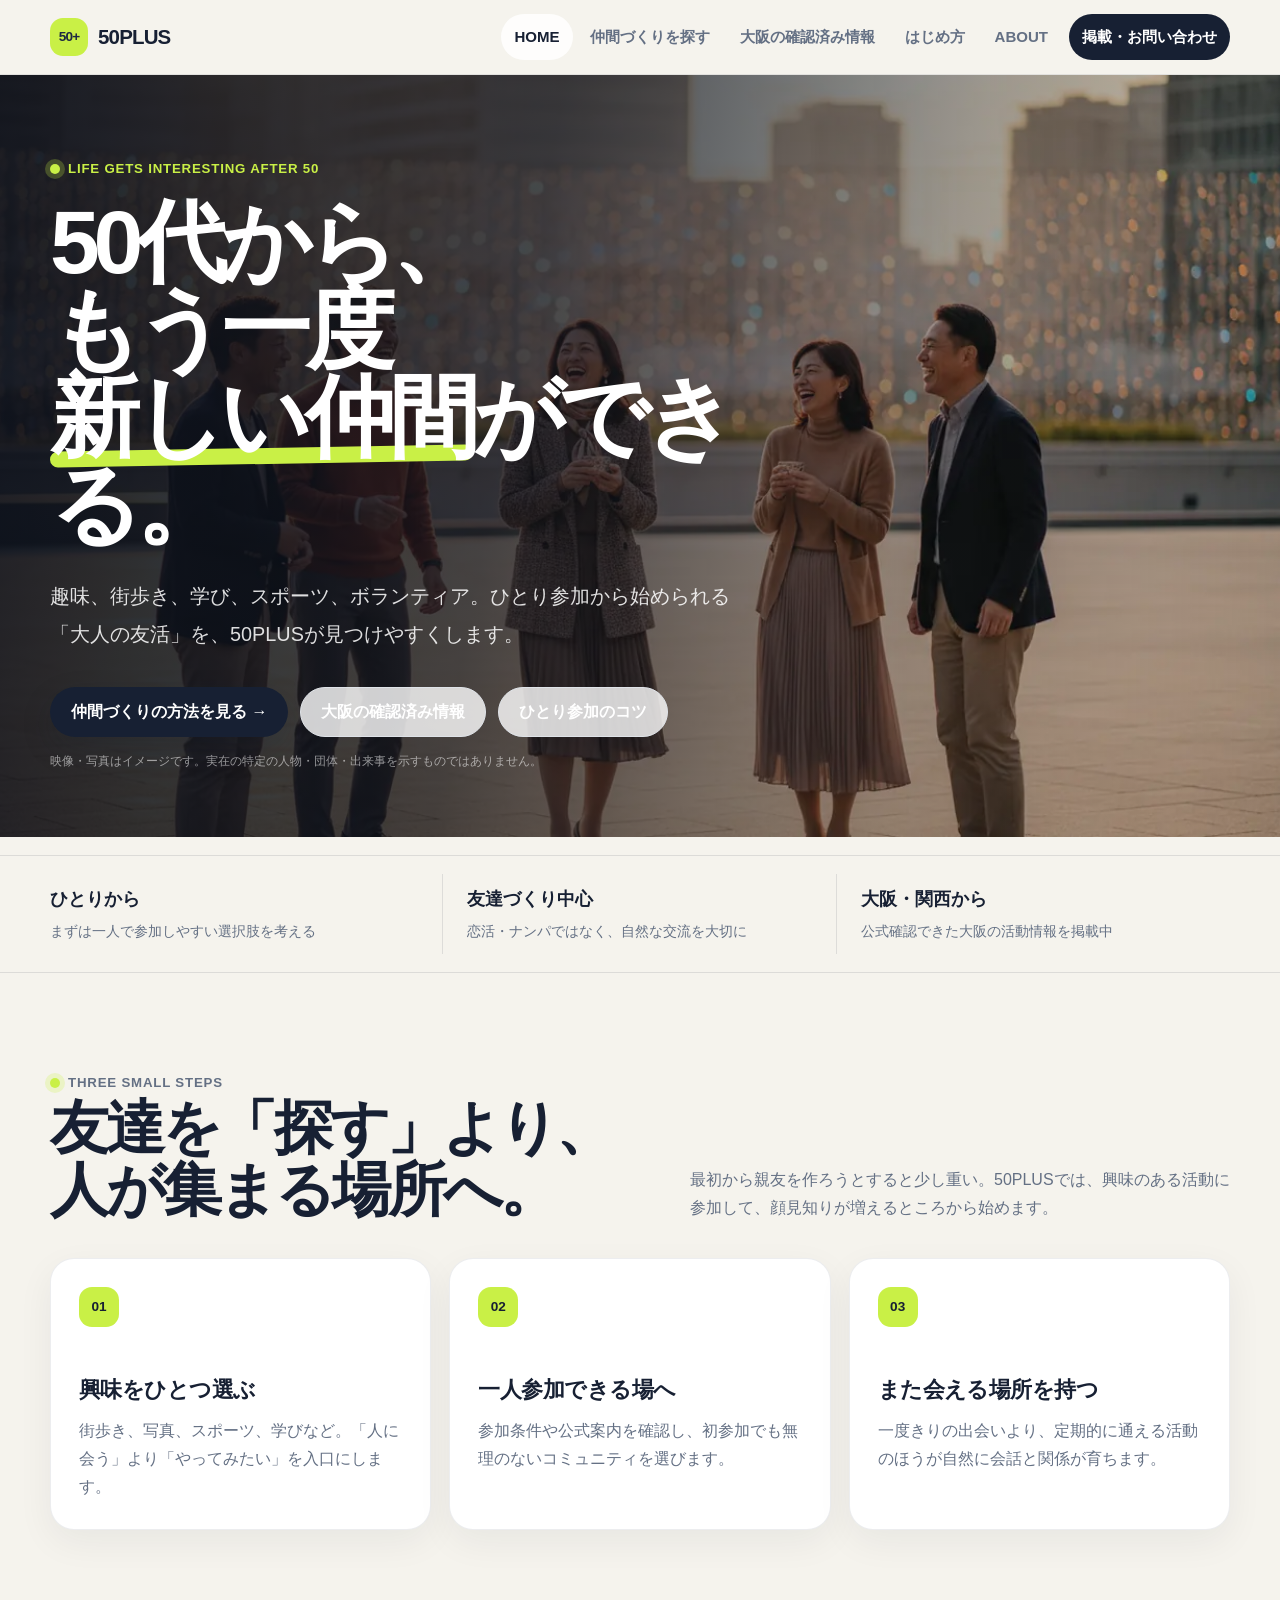
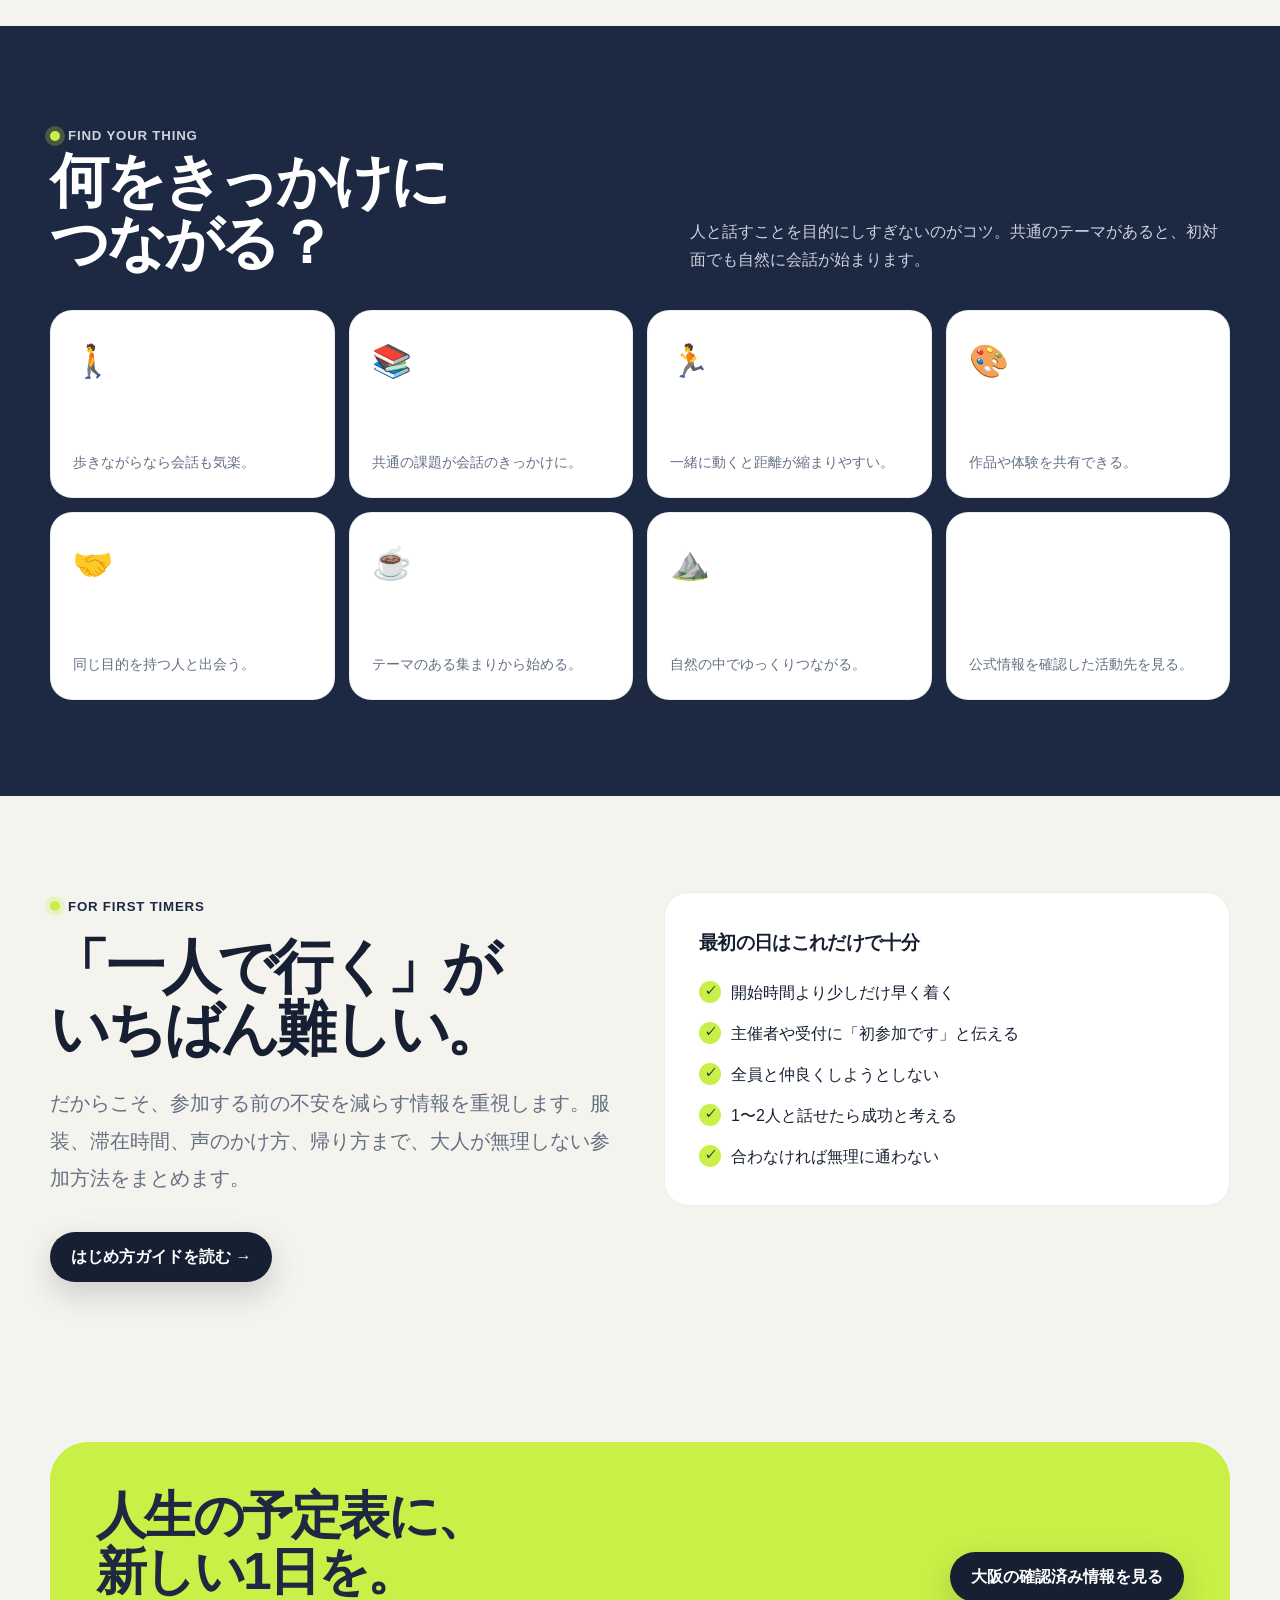
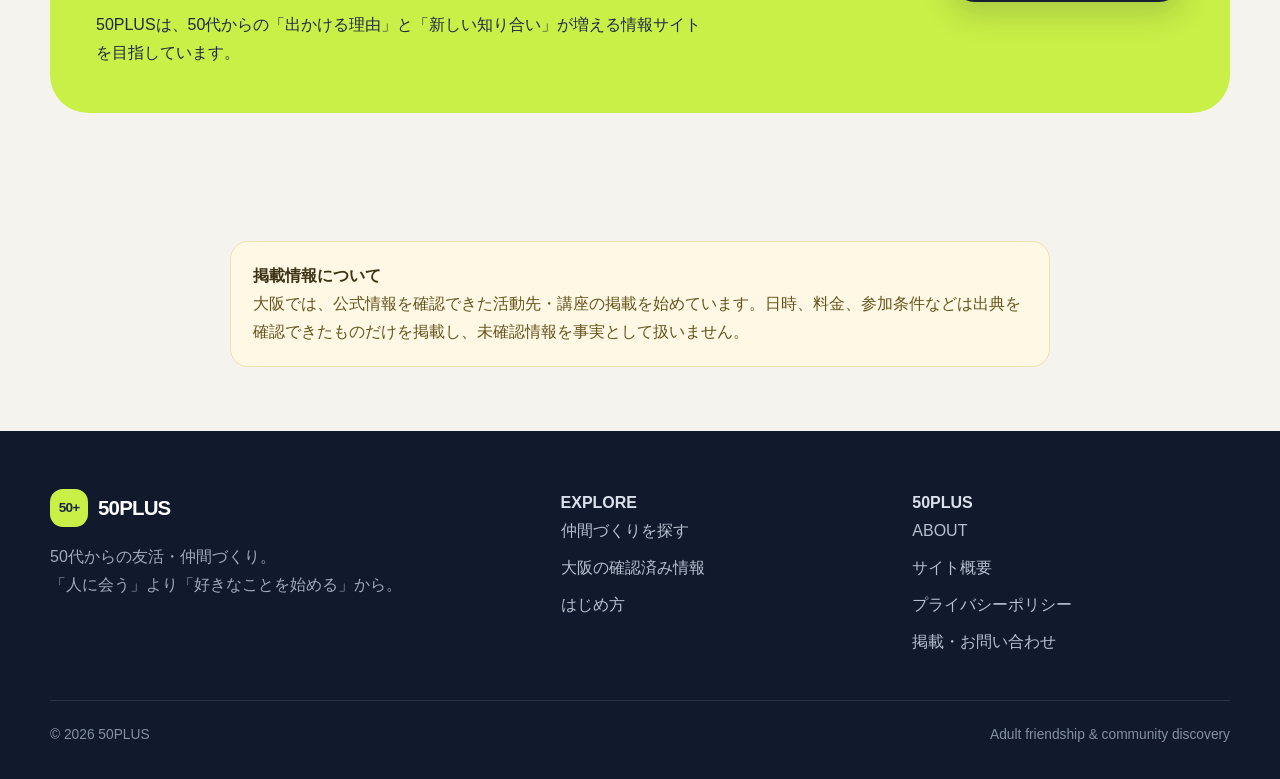
<file: index.html>
<!doctype html>
<html lang="ja">
<head>
  <meta charset="utf-8">
  <meta name="viewport" content="width=device-width, initial-scale=1">
  <meta name="google-site-verification" content="MZG_wx8NVWZq932RVXHRHot5I59kAFzkSF2mc21ewjw" />
  <title>50PLUS｜50代からの友活・仲間づくり</title>
  <meta name="description" content="50代からの友活・仲間づくり情報サイト。趣味、街歩き、学び、スポーツ、地域活動など、ひとり参加から始める大人のコミュニティ探しを応援します。">
  <meta name="theme-color" content="#172033">
  <link rel="icon" href="assets/favicon.svg" type="image/svg+xml">
  <meta property="og:type" content="website">
  <meta property="og:locale" content="ja_JP">
  <meta property="og:site_name" content="50PLUS">
  <meta property="og:title" content="50PLUS｜50代からの友活・仲間づくり">
  <meta property="og:description" content="50代からの友活・仲間づくり情報サイト。趣味、街歩き、学び、スポーツ、地域活動など、ひとり参加から始める大人のコミュニティ探しを応援します。">
  <meta property="og:url" content="https://oosaka0123-sudo.github.io/50plus/">
  <meta property="og:image" content="https://oosaka0123-sudo.github.io/50plus/assets/media/social/og-50plus.jpg">
  <meta property="og:image:type" content="image/jpeg">
  <meta property="og:image:width" content="1200">
  <meta property="og:image:height" content="630">
  <meta property="og:image:alt" content="50PLUS｜50代からの友活・仲間づくり">
  <meta name="twitter:card" content="summary_large_image">
  <meta name="twitter:image" content="https://oosaka0123-sudo.github.io/50plus/assets/media/social/og-50plus.jpg">
  <meta name="twitter:image:alt" content="50PLUS｜50代からの友活・仲間づくり">
  <link rel="canonical" href="https://oosaka0123-sudo.github.io/50plus/">
  <script type="application/ld+json">
{
  "@context": "https://schema.org",
  "@type": "WebSite",
  "name": "50PLUS",
  "url": "https://oosaka0123-sudo.github.io/50plus/",
  "description": "50代からの友活・仲間づくり情報サイト。趣味、街歩き、学び、スポーツ、地域活動など、ひとり参加から始める大人のコミュニティ探しを応援します。",
  "inLanguage": "ja"
}
  </script>
  <link rel="stylesheet" href="assets/styles.css">
  <script defer src="assets/main.js"></script>
</head>
<body>
<a class="skip-link" href="#main">本文へ移動</a>
<header class="site-header">
  <div class="header-inner">
    <a class="brand" href="index.html" aria-label="50PLUS ホーム">
      <span class="brand-mark">50+</span><span>50PLUS</span>
    </a>
    <button class="menu-button" type="button" aria-label="メニューを開閉" aria-expanded="false" aria-controls="site-nav" data-menu-button>☰</button>
    <nav class="site-nav" id="site-nav" aria-label="メインナビゲーション" data-site-nav>
      <a href="index.html" aria-current="page">HOME</a>
      <a href="activities.html">仲間づくりを探す</a>
      <a href="listings.html">大阪の確認済み情報</a>
      <a href="guides.html">はじめ方</a>
      <a href="about.html">ABOUT</a>
      <a class="nav-cta" href="contact.html">掲載・お問い合わせ</a>
    </nav>
  </div>
</header>

<main id="main">
  <section class="hero hero-media-section">
    <div class="hero-media" data-hero-media>
      <video
        class="hero-video"
        data-hero-video
        data-src="assets/media/video/hero-loop.mp4"
        muted
        loop
        playsinline
        preload="none"
        poster="assets/media/images/hero-community-plaza-1280.webp"
        aria-hidden="true"
        tabindex="-1"></video>
      <img
        class="hero-still"
        data-hero-still
        src="assets/media/images/hero-community-plaza-1280.webp"
        srcset="assets/media/images/hero-community-plaza-640.webp 640w, assets/media/images/hero-community-plaza-1280.webp 1280w"
        sizes="100vw"
        width="1280"
        height="731"
        alt="夕暮れの大阪の広場で、笑いながら立ち話をする50代の男女5人"
        loading="eager"
        fetchpriority="high"
        decoding="async">
      <div class="hero-media-scrim" aria-hidden="true"></div>
    </div>
    <div class="container hero-grid">
      <div class="hero-copy">
        <p class="eyebrow">Life gets interesting after 50</p>
        <h1>50代から、<br>もう一度<br><span class="accent">新しい仲間</span>ができる。</h1>
        <p class="lead">趣味、街歩き、学び、スポーツ、ボランティア。ひとり参加から始められる「大人の友活」を、50PLUSが見つけやすくします。</p>
        <div class="hero-actions">
          <a class="button button-primary" href="activities.html">仲間づくりの方法を見る →</a>
          <a class="button button-ghost" href="listings.html">大阪の確認済み情報</a>
          <a class="button button-ghost" href="guides.html">ひとり参加のコツ</a>
        </div>
        <p class="hero-media-caption">映像・写真はイメージです。実在の特定の人物・団体・出来事を示すものではありません。</p>
      </div>
    </div>
  </section>

  <div class="stats-strip">
    <div class="container stats-grid">
      <div class="stat"><strong>ひとりから</strong><span>まずは一人で参加しやすい選択肢を考える</span></div>
      <div class="stat"><strong>友達づくり中心</strong><span>恋活・ナンパではなく、自然な交流を大切に</span></div>
      <div class="stat"><strong>大阪・関西から</strong><span>公式確認できた大阪の活動情報を掲載中</span></div>
    </div>
  </div>

  <section class="section">
    <div class="container">
      <div class="section-heading reveal">
        <div>
          <p class="eyebrow">Three small steps</p>
          <h2>友達を「探す」より、<br>人が集まる場所へ。</h2>
        </div>
        <p>最初から親友を作ろうとすると少し重い。50PLUSでは、興味のある活動に参加して、顔見知りが増えるところから始めます。</p>
      </div>
      <div class="card-grid">
        <article class="card reveal">
          <span class="card-number">01</span>
          <h3>興味をひとつ選ぶ</h3>
          <p>街歩き、写真、スポーツ、学びなど。「人に会う」より「やってみたい」を入口にします。</p>
        </article>
        <article class="card reveal">
          <span class="card-number">02</span>
          <h3>一人参加できる場へ</h3>
          <p>参加条件や公式案内を確認し、初参加でも無理のないコミュニティを選びます。</p>
        </article>
        <article class="card reveal">
          <span class="card-number">03</span>
          <h3>また会える場所を持つ</h3>
          <p>一度きりの出会いより、定期的に通える活動のほうが自然に会話と関係が育ちます。</p>
        </article>
      </div>
    </div>
  </section>

  <section class="section section-dark">
    <div class="container">
      <div class="section-heading reveal">
        <div>
          <p class="eyebrow">Find your thing</p>
          <h2>何をきっかけに<br>つながる？</h2>
        </div>
        <p>人と話すことを目的にしすぎないのがコツ。共通のテーマがあると、初対面でも自然に会話が始まります。</p>
      </div>
      <div class="category-grid">
        <a class="category reveal" href="activities.html#walk"><span class="category-icon">🚶</span><h3>街歩き・散策</h3><p>歩きながらなら会話も気楽。</p></a>
        <a class="category reveal" href="activities.html#learn"><span class="category-icon">📚</span><h3>学び・語学</h3><p>共通の課題が会話のきっかけに。</p></a>
        <a class="category reveal" href="activities.html#sports"><span class="category-icon">🏃</span><h3>スポーツ</h3><p>一緒に動くと距離が縮まりやすい。</p></a>
        <a class="category reveal" href="activities.html#culture"><span class="category-icon">🎨</span><h3>文化・ものづくり</h3><p>作品や体験を共有できる。</p></a>
        <a class="category reveal" href="activities.html#volunteer"><span class="category-icon">🤝</span><h3>ボランティア</h3><p>同じ目的を持つ人と出会う。</p></a>
        <a class="category reveal" href="activities.html#food"><span class="category-icon">☕</span><h3>食・交流</h3><p>テーマのある集まりから始める。</p></a>
        <a class="category reveal" href="activities.html#outdoor"><span class="category-icon">⛰️</span><h3>アウトドア</h3><p>自然の中でゆっくりつながる。</p></a>
        <a class="category reveal" href="listings.html"><span class="category-icon">✓</span><h3>大阪の確認済み情報</h3><p>公式情報を確認した活動先を見る。</p></a>
      </div>
    </div>
  </section>

  <section class="section">
    <div class="container split">
      <div class="reveal">
        <p class="eyebrow">For first timers</p>
        <div class="section-heading" style="display:block;margin-bottom:24px">
          <h2>「一人で行く」が<br>いちばん難しい。</h2>
        </div>
        <p class="lead" style="margin-top:0">だからこそ、参加する前の不安を減らす情報を重視します。服装、滞在時間、声のかけ方、帰り方まで、大人が無理しない参加方法をまとめます。</p>
        <div class="hero-actions"><a class="button button-primary" href="guides.html">はじめ方ガイドを読む →</a></div>
      </div>
      <div class="panel reveal">
        <h3>最初の日はこれだけで十分</h3>
        <ul class="check-list">
          <li>開始時間より少しだけ早く着く</li>
          <li>主催者や受付に「初参加です」と伝える</li>
          <li>全員と仲良くしようとしない</li>
          <li>1〜2人と話せたら成功と考える</li>
          <li>合わなければ無理に通わない</li>
        </ul>
      </div>
    </div>
  </section>

  <section class="section-tight">
    <div class="container">
      <div class="cta-band reveal">
        <div>
          <h2>人生の予定表に、<br>新しい1日を。</h2>
          <p>50PLUSは、50代からの「出かける理由」と「新しい知り合い」が増える情報サイトを目指しています。</p>
        </div>
        <a class="button button-primary" href="listings.html">大阪の確認済み情報を見る</a>
      </div>
    </div>
  </section>

  <section class="section-tight">
    <div class="narrow">
      <div class="notice">
        <strong>掲載情報について</strong><br>
        大阪では、公式情報を確認できた活動先・講座の掲載を始めています。日時、料金、参加条件などは出典を確認できたものだけを掲載し、未確認情報を事実として扱いません。
      </div>
    </div>
  </section>
</main>

<footer class="site-footer">
  <div class="container">
    <div class="footer-grid">
      <div>
        <a class="brand" href="index.html"><span class="brand-mark">50+</span><span>50PLUS</span></a>
        <p>50代からの友活・仲間づくり。<br>「人に会う」より「好きなことを始める」から。</p>
      </div>
      <div><strong>EXPLORE</strong><div class="footer-links"><a href="activities.html">仲間づくりを探す</a><a href="listings.html">大阪の確認済み情報</a><a href="guides.html">はじめ方</a></div></div>
      <div><strong>50PLUS</strong><div class="footer-links"><a href="about.html">ABOUT</a><a href="site-info.html">サイト概要</a><a href="privacy-policy.html">プライバシーポリシー</a><a href="contact.html">掲載・お問い合わせ</a></div></div>
    </div>
    <div class="footer-bottom"><span>© <span data-current-year></span> 50PLUS</span><span>Adult friendship & community discovery</span></div>
  </div>
</footer>
</body>
</html>
</file>
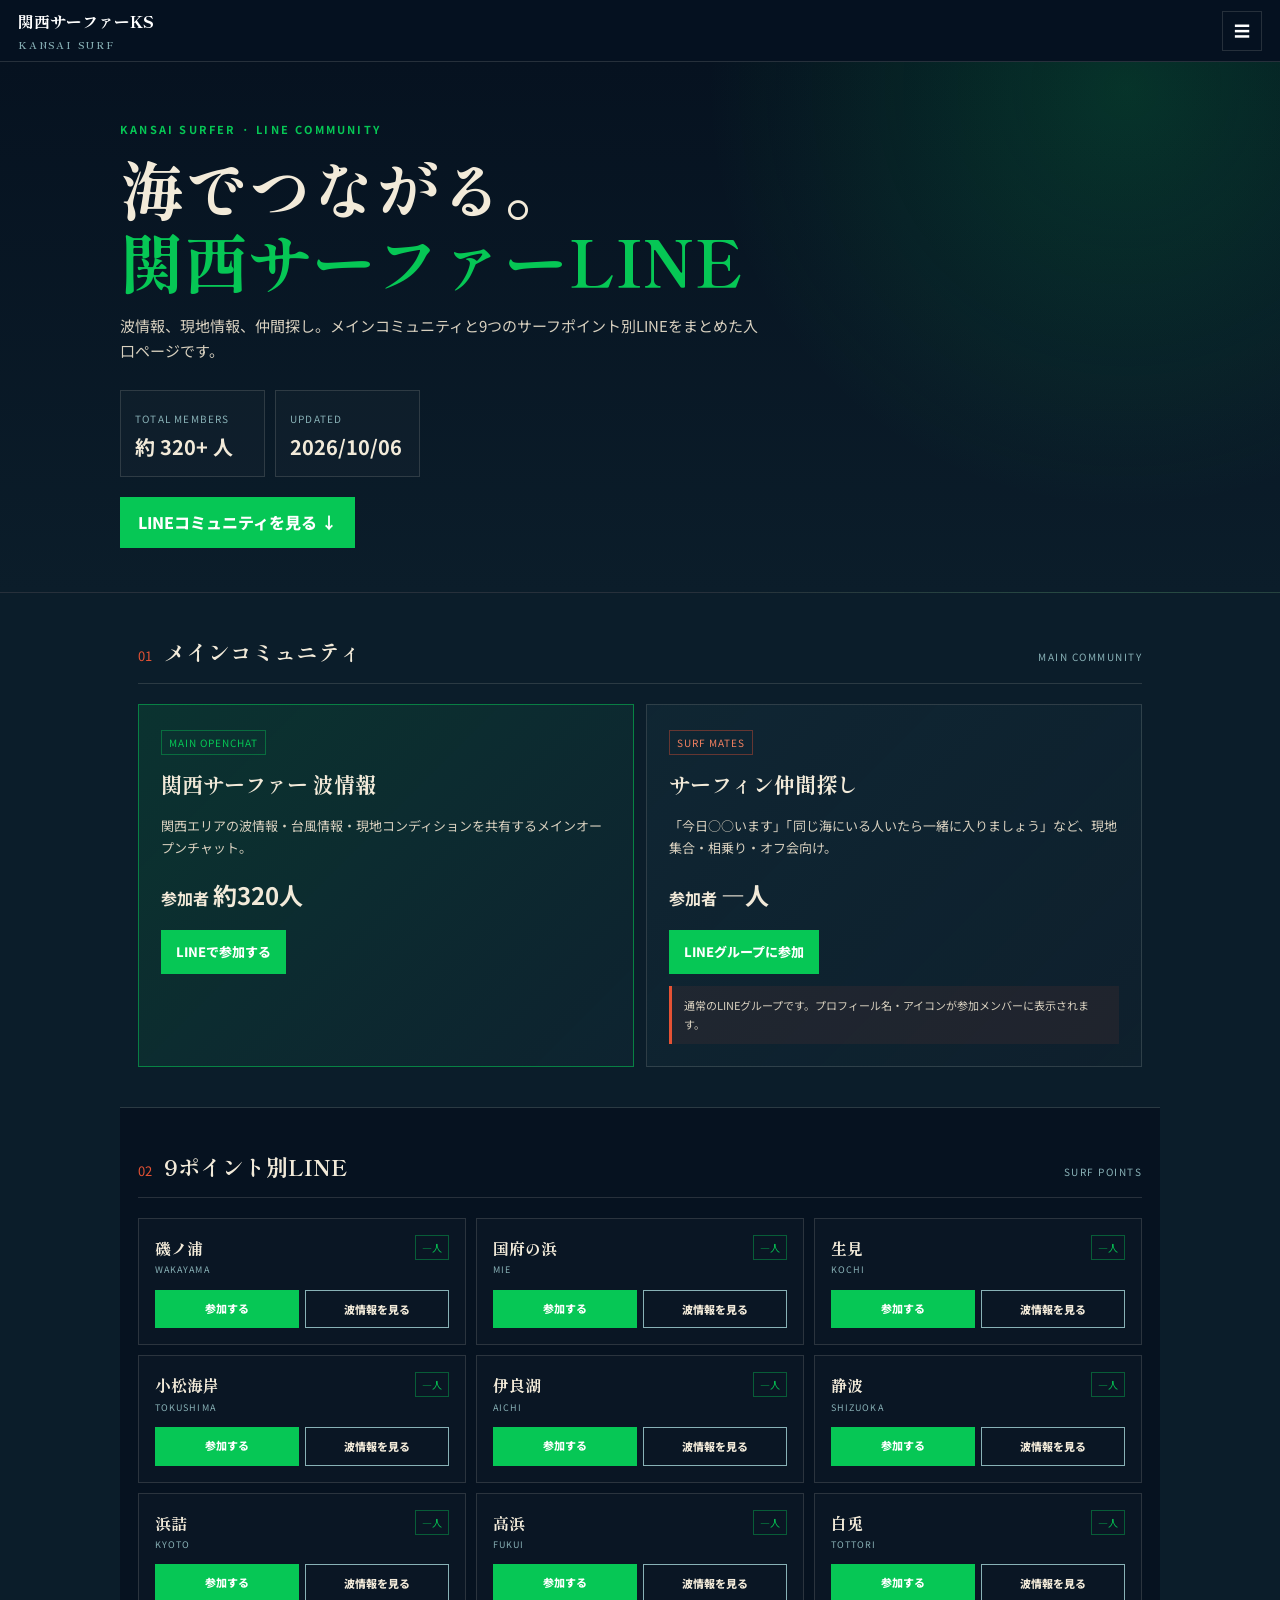
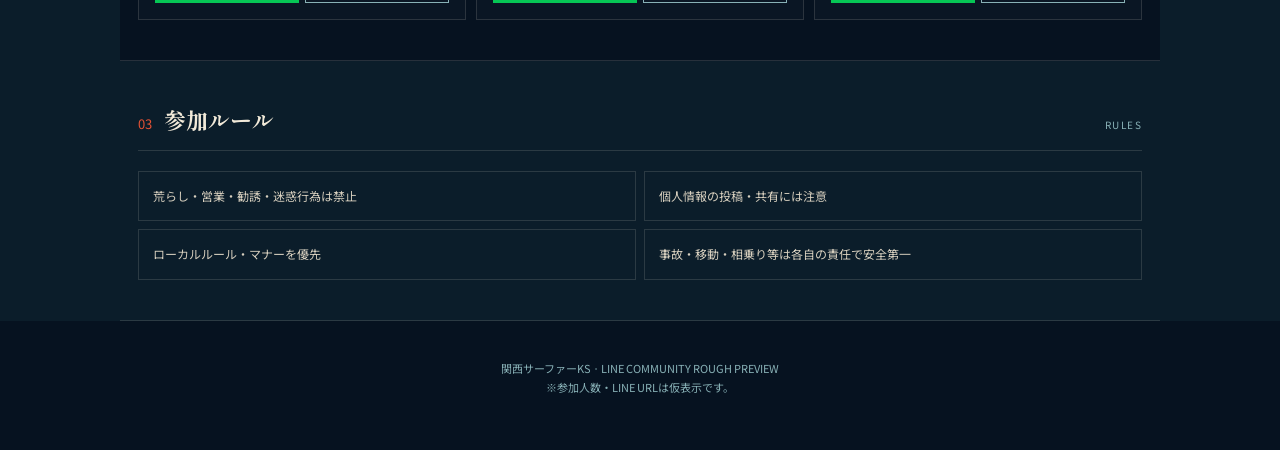
<file: ks-line-preview/index.html>
<!doctype html><html lang="ja"><head><meta charset="utf-8"><meta name="viewport" content="width=device-width,initial-scale=1"><title>関西サーファー LINEコミュニティ｜ラフ案</title><meta name="description" content="関西サーファーKS LINEコミュニティのラフプレビュー"><link rel="preconnect" href="https://fonts.googleapis.com"><link rel="preconnect" href="https://fonts.gstatic.com" crossorigin><link href="https://fonts.googleapis.com/css2?family=Noto+Sans+JP:wght@400;500;700;800&family=Shippori+Mincho+B1:wght@600;800&display=swap" rel="stylesheet"><style>
:root{--bg:#0b1d2a;--deep:#061220;--txt:#f2ead9;--soft:#d8d0bf;--line:rgba(242,234,217,.14);--coral:#e55234;--green:#06c755;--teal:#88b1b6}*{box-sizing:border-box}html{scroll-behavior:smooth}body{margin:0;background:var(--bg);color:var(--txt);font-family:"Noto Sans JP",sans-serif;line-height:1.7}a{text-decoration:none}.top{position:sticky;top:0;z-index:20;height:62px;padding:0 18px;display:flex;align-items:center;justify-content:space-between;background:rgba(6,18,32,.94);backdrop-filter:blur(12px);border-bottom:1px solid var(--line)}.brand{font-family:"Shippori Mincho B1",serif;font-weight:800;color:#fff}.brand small{display:block;font-size:10px;font-weight:600;letter-spacing:.18em;color:var(--teal)}.menu{width:40px;height:40px;border:1px solid var(--line);display:grid;place-items:center;color:#fff}.hero{padding:58px 20px 44px;background:radial-gradient(circle at 88% 5%,rgba(6,199,85,.18),transparent 34%),linear-gradient(180deg,var(--deep),var(--bg));border-bottom:1px solid var(--line)}.kicker{font-size:11px;letter-spacing:.2em;color:var(--green);font-weight:700}.hero h1{font-family:"Shippori Mincho B1",serif;font-size:clamp(34px,9vw,64px);line-height:1.15;margin:12px 0}.hero h1 span{color:var(--green)}.hero p{max-width:640px;color:var(--soft);font-size:15px}.stats{display:flex;gap:10px;flex-wrap:wrap;margin:26px 0 0}.stat{min-width:145px;border:1px solid var(--line);padding:12px 14px;background:rgba(255,255,255,.02)}.stat b{display:block;font-size:20px}.stat small{font-size:10px;color:var(--teal);letter-spacing:.12em}.jump{display:inline-block;margin-top:20px;padding:12px 18px;background:var(--green);color:#fff;font-weight:800}.wrap{max-width:1040px;margin:auto}.sec{padding:40px 18px;border-bottom:1px solid var(--line)}.sec.dark{background:var(--deep)}.head{display:flex;align-items:baseline;gap:12px;margin-bottom:20px;padding-bottom:12px;border-bottom:1px solid var(--line)}.num{color:var(--coral);font-size:13px}.head h2{font-family:"Shippori Mincho B1",serif;font-size:22px;margin:0}.en{margin-left:auto;color:var(--teal);font-size:10px;letter-spacing:.15em}.feature{display:grid;grid-template-columns:1fr 1fr;gap:12px}.big{border:1px solid var(--line);padding:22px;background:linear-gradient(135deg,rgba(45,100,112,.12),rgba(255,255,255,.01))}.big.main{border-color:rgba(6,199,85,.55);background:linear-gradient(135deg,rgba(6,199,85,.13),rgba(45,100,112,.08))}.tag{display:inline-block;padding:3px 7px;border:1px solid rgba(6,199,85,.4);color:var(--green);font-size:10px;letter-spacing:.1em}.big h3{font-family:"Shippori Mincho B1",serif;font-size:21px;margin:12px 0 6px}.big p{color:var(--soft);font-size:13px}.members{margin:15px 0;font-weight:700}.members strong{font-size:24px}.btn{display:inline-block;background:var(--green);color:#fff;padding:11px 15px;font-weight:800;font-size:13px}.note{margin-top:12px;padding:10px 12px;border-left:3px solid var(--coral);background:rgba(229,82,52,.08);color:var(--soft);font-size:11px}.grid{display:grid;grid-template-columns:repeat(3,1fr);gap:10px}.card{border:1px solid var(--line);padding:16px;background:rgba(255,255,255,.015)}.topline{display:flex;justify-content:space-between;gap:8px}.name{font-family:"Shippori Mincho B1",serif;font-weight:800}.area{font-size:9px;color:var(--teal);letter-spacing:.12em}.badge{border:1px solid rgba(6,199,85,.4);color:var(--green);padding:3px 6px;font-size:10px;height:max-content}.actions{display:grid;grid-template-columns:1fr 1fr;gap:6px;margin-top:12px}.actions a{font-size:11px;padding:9px;text-align:center;font-weight:800}.join{background:var(--green);color:#fff}.wave{border:1px solid var(--teal);color:var(--txt)}.rules{display:grid;grid-template-columns:1fr 1fr;gap:8px}.rule{border:1px solid var(--line);padding:14px;color:var(--soft);font-size:12px}.foot{text-align:center;padding:38px 18px 54px;background:var(--deep);color:var(--teal);font-size:11px}@media(max-width:720px){.feature{grid-template-columns:1fr}.grid{grid-template-columns:repeat(2,1fr)}.en{display:none}}@media(max-width:420px){.actions{grid-template-columns:1fr}.card{padding:13px}.hero{padding-top:44px}}
</style></head><body><header class="top"><div class="brand">関西サーファーKS<small>KANSAI SURF</small></div><div class="menu">☰</div></header><section class="hero"><div class="wrap"><div class="kicker">KANSAI SURFER · LINE COMMUNITY</div><h1>海でつながる。<br><span>関西サーファーLINE</span></h1><p>波情報、現地情報、仲間探し。メインコミュニティと9つのサーフポイント別LINEをまとめた入口ページです。</p><div class="stats"><div class="stat"><small>TOTAL MEMBERS</small><b>約 320+ 人</b></div><div class="stat"><small>UPDATED</small><b>2026/10/06</b></div></div><a class="jump" href="#line">LINEコミュニティを見る ↓</a></div></section><main class="wrap" id="line"><section class="sec"><div class="head"><span class="num">01</span><h2>メインコミュニティ</h2><span class="en">MAIN COMMUNITY</span></div><div class="feature"><article class="big main"><span class="tag">MAIN OPENCHAT</span><h3>関西サーファー 波情報</h3><p>関西エリアの波情報・台風情報・現地コンディションを共有するメインオープンチャット。</p><div class="members">参加者 <strong>約320人</strong></div><a class="btn" href="#">LINEで参加する</a></article><article class="big"><span class="tag" style="color:#f28060;border-color:rgba(229,82,52,.4)">SURF MATES</span><h3>サーフィン仲間探し</h3><p>「今日○○います」「同じ海にいる人いたら一緒に入りましょう」など、現地集合・相乗り・オフ会向け。</p><div class="members">参加者 <strong>—人</strong></div><a class="btn" href="#">LINEグループに参加</a><div class="note">通常のLINEグループです。プロフィール名・アイコンが参加メンバーに表示されます。</div></article></div></section><section class="sec dark"><div class="head"><span class="num">02</span><h2>9ポイント別LINE</h2><span class="en">SURF POINTS</span></div><div class="grid"><article class="card"><div class="topline"><div><div class="name">磯ノ浦</div><div class="area">WAKAYAMA</div></div><span class="badge">—人</span></div><div class="actions"><a class="join" href="#">参加する</a><a class="wave" href="https://kansai.rss7.net/isonoura.html" target="_blank" rel="noopener">波情報を見る</a></div></article><article class="card"><div class="topline"><div><div class="name">国府の浜</div><div class="area">MIE</div></div><span class="badge">—人</span></div><div class="actions"><a class="join" href="#">参加する</a><a class="wave" href="https://kansai.rss7.net/kounohama.html" target="_blank" rel="noopener">波情報を見る</a></div></article><article class="card"><div class="topline"><div><div class="name">生見</div><div class="area">KOCHI</div></div><span class="badge">—人</span></div><div class="actions"><a class="join" href="#">参加する</a><a class="wave" href="https://kansai.rss7.net/ikumi.html" target="_blank" rel="noopener">波情報を見る</a></div></article><article class="card"><div class="topline"><div><div class="name">小松海岸</div><div class="area">TOKUSHIMA</div></div><span class="badge">—人</span></div><div class="actions"><a class="join" href="#">参加する</a><a class="wave" href="https://kansai.rss7.net/komatsu.html" target="_blank" rel="noopener">波情報を見る</a></div></article><article class="card"><div class="topline"><div><div class="name">伊良湖</div><div class="area">AICHI</div></div><span class="badge">—人</span></div><div class="actions"><a class="join" href="#">参加する</a><a class="wave" href="https://kansai.rss7.net/irago.html" target="_blank" rel="noopener">波情報を見る</a></div></article><article class="card"><div class="topline"><div><div class="name">静波</div><div class="area">SHIZUOKA</div></div><span class="badge">—人</span></div><div class="actions"><a class="join" href="#">参加する</a><a class="wave" href="https://kansai.rss7.net/shizunami.html" target="_blank" rel="noopener">波情報を見る</a></div></article><article class="card"><div class="topline"><div><div class="name">浜詰</div><div class="area">KYOTO</div></div><span class="badge">—人</span></div><div class="actions"><a class="join" href="#">参加する</a><a class="wave" href="https://kansai.rss7.net/hamadutu.html" target="_blank" rel="noopener">波情報を見る</a></div></article><article class="card"><div class="topline"><div><div class="name">高浜</div><div class="area">FUKUI</div></div><span class="badge">—人</span></div><div class="actions"><a class="join" href="#">参加する</a><a class="wave" href="https://kansai.rss7.net/takahama.html" target="_blank" rel="noopener">波情報を見る</a></div></article><article class="card"><div class="topline"><div><div class="name">白兎</div><div class="area">TOTTORI</div></div><span class="badge">—人</span></div><div class="actions"><a class="join" href="#">参加する</a><a class="wave" href="https://kansai.rss7.net/hakuto.html" target="_blank" rel="noopener">波情報を見る</a></div></article></div></section><section class="sec"><div class="head"><span class="num">03</span><h2>参加ルール</h2><span class="en">RULES</span></div><div class="rules"><div class="rule">荒らし・営業・勧誘・迷惑行為は禁止</div><div class="rule">個人情報の投稿・共有には注意</div><div class="rule">ローカルルール・マナーを優先</div><div class="rule">事故・移動・相乗り等は各自の責任で安全第一</div></div></section></main><footer class="foot">関西サーファーKS · LINE COMMUNITY ROUGH PREVIEW<br>※参加人数・LINE URLは仮表示です。</footer></body></html>
</file>
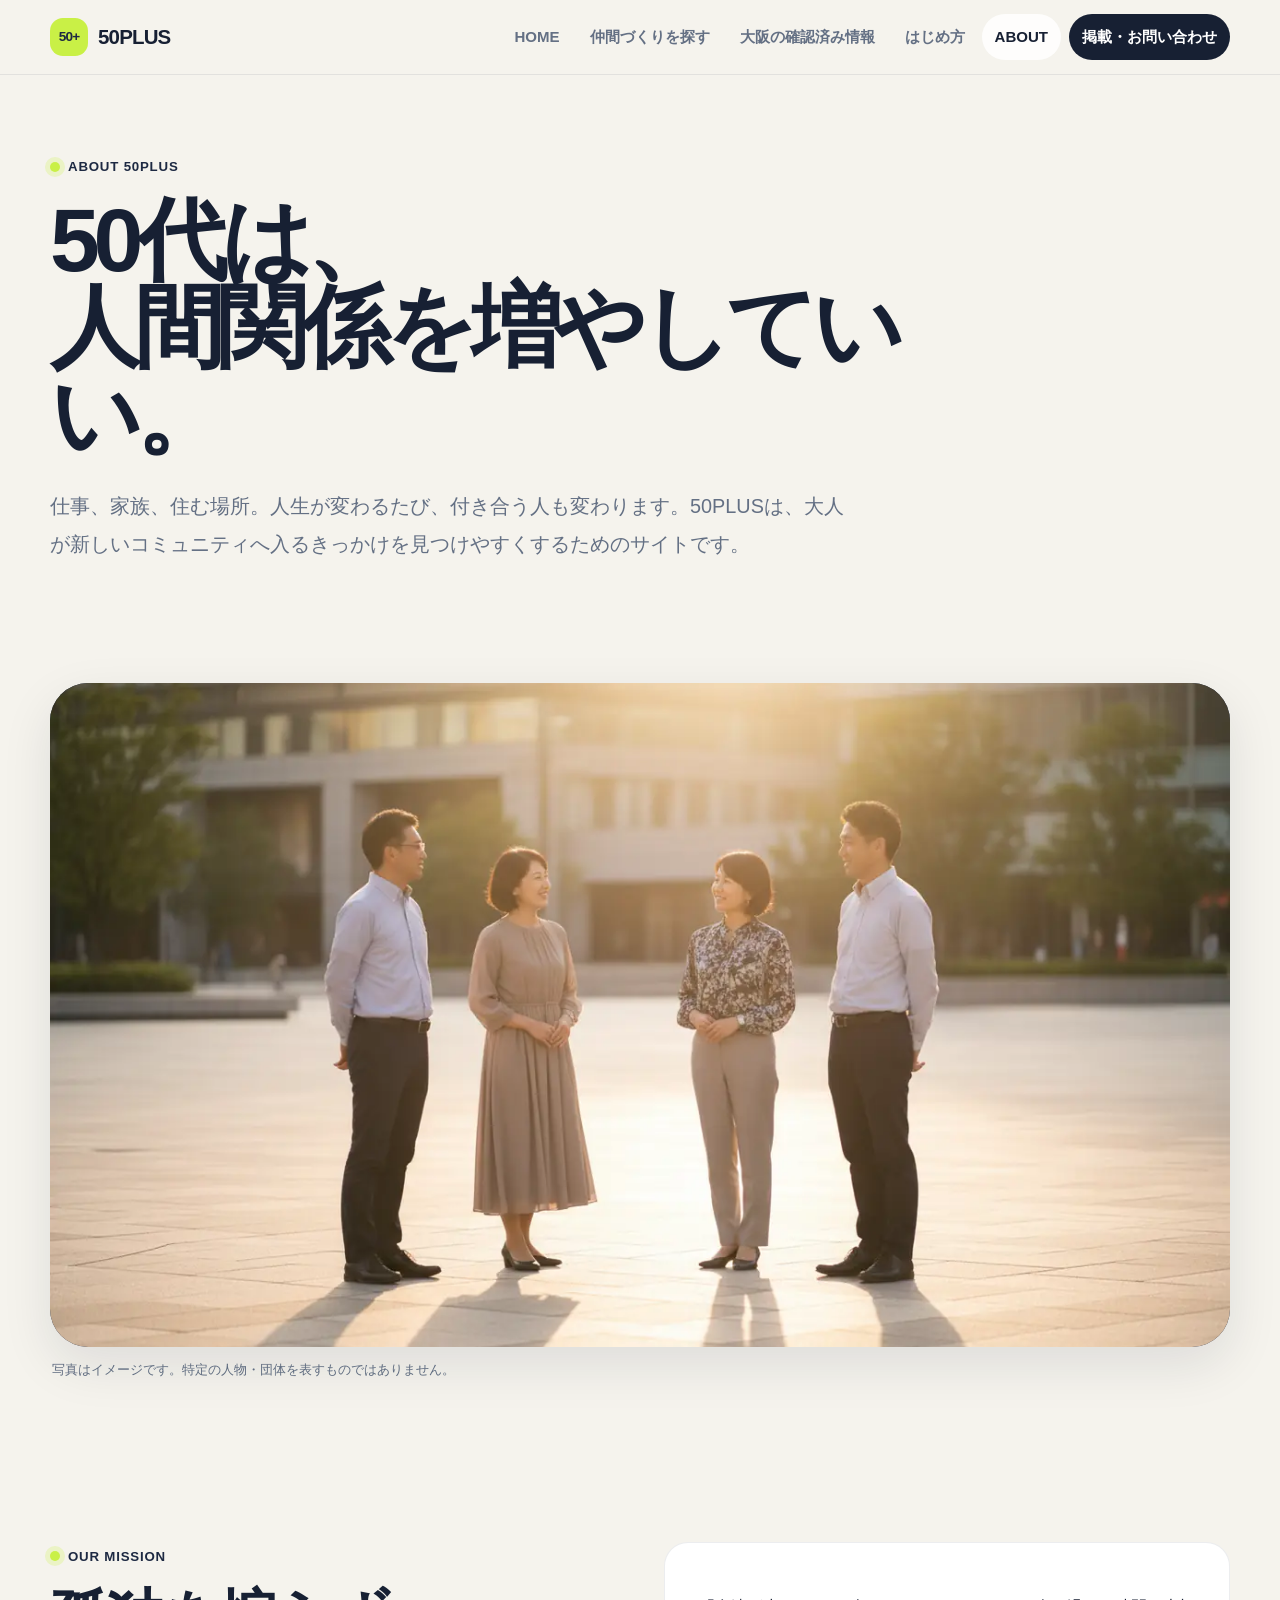
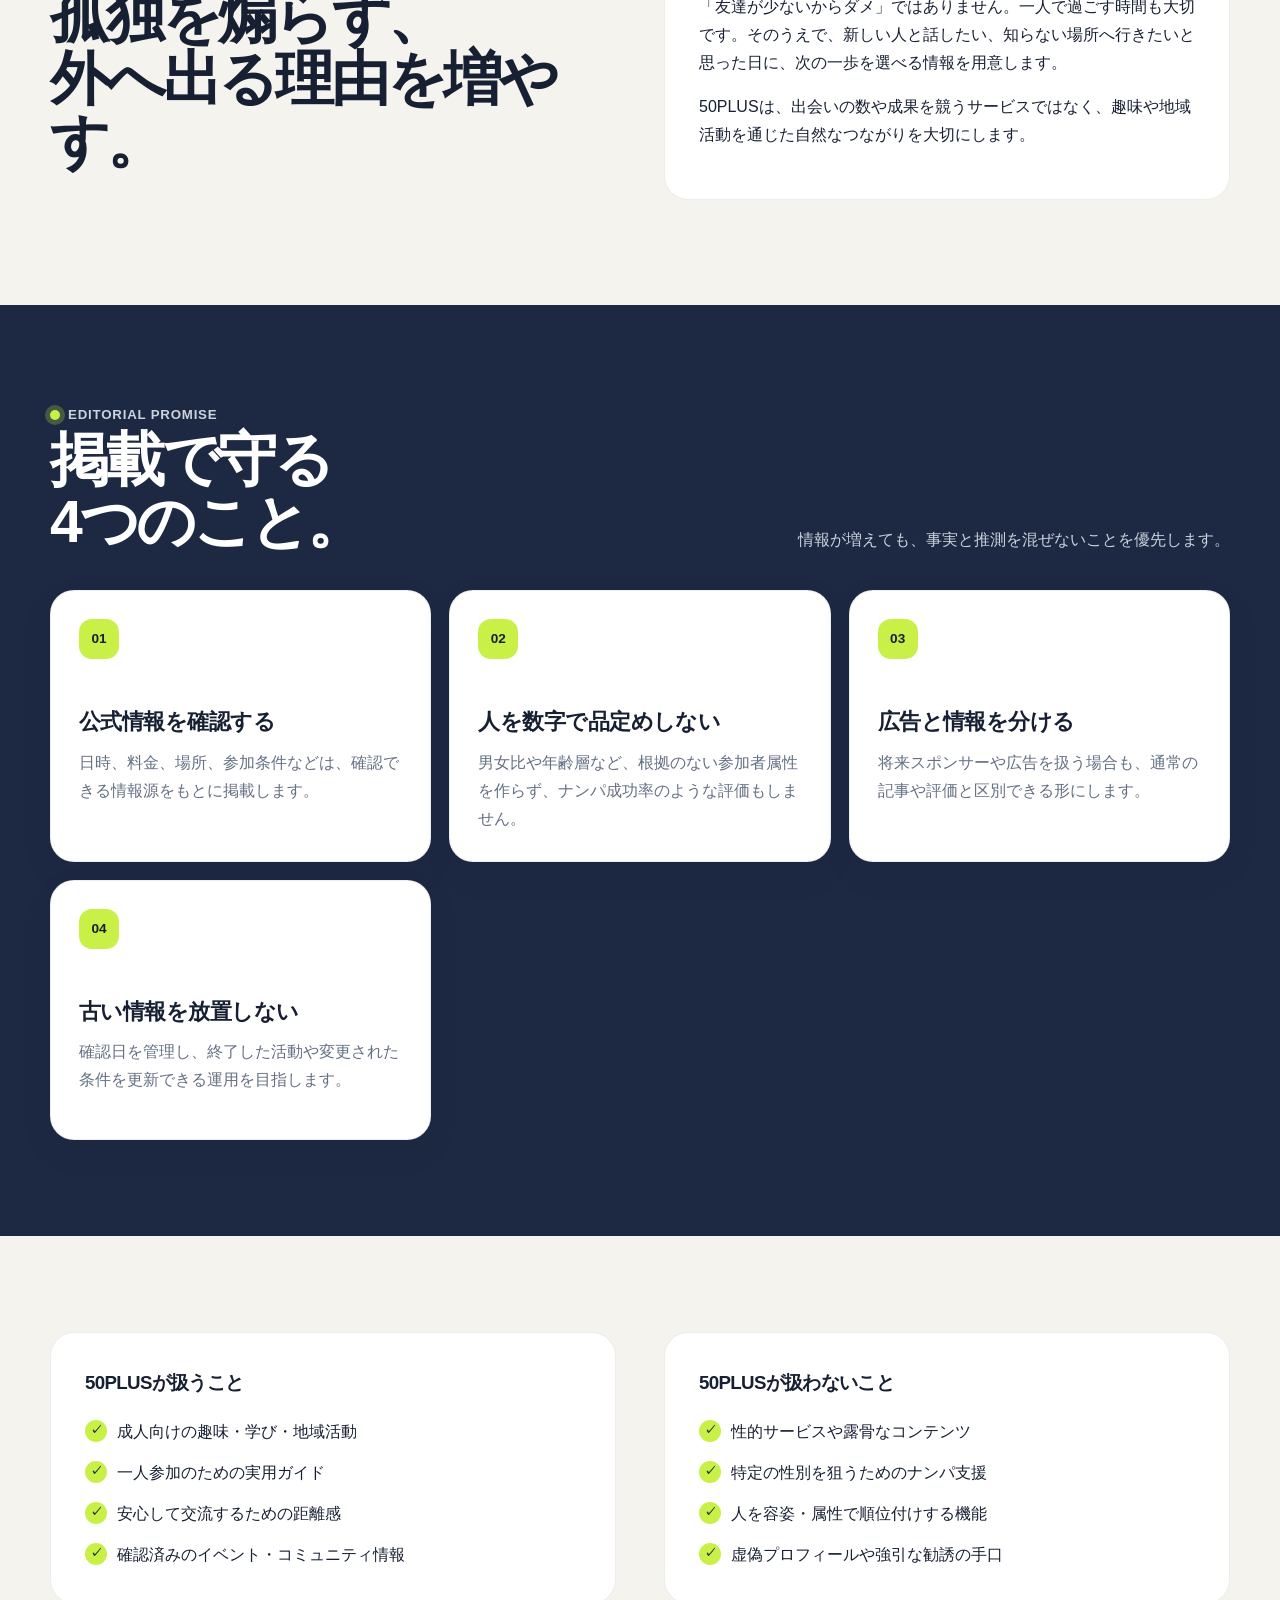
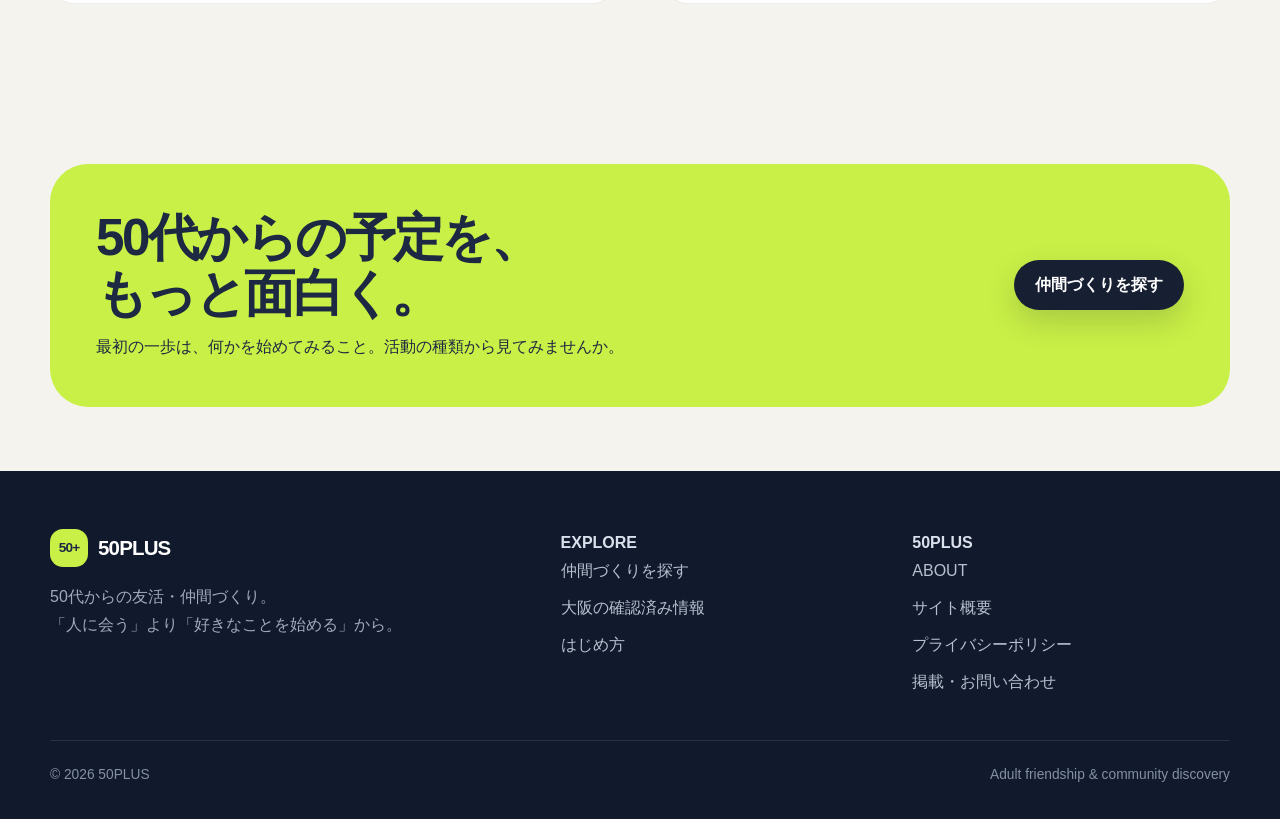
<file: about.html>
<!doctype html>
<html lang="ja">
<head>
  <meta charset="utf-8">
  <meta name="viewport" content="width=device-width, initial-scale=1">
  <title>ABOUT｜50PLUS</title>
  <meta name="description" content="50PLUSは、50代からの友活・仲間づくりを応援する大人のコミュニティ情報サイトです。運営方針と掲載ルールをご案内します。">
  <meta name="theme-color" content="#172033">
  <link rel="icon" href="assets/favicon.svg" type="image/svg+xml">
  <meta property="og:type" content="website">
  <meta property="og:locale" content="ja_JP">
  <meta property="og:site_name" content="50PLUS">
  <meta property="og:title" content="ABOUT｜50PLUS">
  <meta property="og:description" content="50PLUSは、50代からの友活・仲間づくりを応援する大人のコミュニティ情報サイトです。運営方針と掲載ルールをご案内します。">
  <meta property="og:url" content="https://oosaka0123-sudo.github.io/50plus/about.html">
  <meta property="og:image" content="https://oosaka0123-sudo.github.io/50plus/assets/media/social/og-50plus.jpg">
  <meta property="og:image:type" content="image/jpeg">
  <meta property="og:image:width" content="1200">
  <meta property="og:image:height" content="630">
  <meta property="og:image:alt" content="50PLUS｜50代からの友活・仲間づくり">
  <meta name="twitter:card" content="summary_large_image">
  <meta name="twitter:image" content="https://oosaka0123-sudo.github.io/50plus/assets/media/social/og-50plus.jpg">
  <meta name="twitter:image:alt" content="50PLUS｜50代からの友活・仲間づくり">
  <link rel="canonical" href="https://oosaka0123-sudo.github.io/50plus/about.html">
  <link rel="stylesheet" href="assets/styles.css">
  <script defer src="assets/main.js"></script>
</head>
<body>
<a class="skip-link" href="#main">本文へ移動</a>
<header class="site-header"><div class="header-inner"><a class="brand" href="index.html"><span class="brand-mark">50+</span><span>50PLUS</span></a><button class="menu-button" type="button" aria-label="メニューを開閉" aria-expanded="false" aria-controls="site-nav" data-menu-button>☰</button><nav class="site-nav" id="site-nav" aria-label="メインナビゲーション" data-site-nav><a href="index.html">HOME</a><a href="activities.html">仲間づくりを探す</a><a href="listings.html">大阪の確認済み情報</a><a href="guides.html">はじめ方</a><a href="about.html" aria-current="page">ABOUT</a><a class="nav-cta" href="contact.html">掲載・お問い合わせ</a></nav></div></header>
<main id="main">
  <section class="page-hero"><div class="container"><p class="eyebrow">About 50PLUS</p><h1>50代は、<br>人間関係を増やしていい。</h1><p class="lead">仕事、家族、住む場所。人生が変わるたび、付き合う人も変わります。50PLUSは、大人が新しいコミュニティへ入るきっかけを見つけやすくするためのサイトです。</p></div></section>

  <section class="section-tight"><div class="container"><figure class="media-frame media-frame-wide reveal">
    <div class="media-visual"><img loading="eager" decoding="async" width="1280" height="731" src="assets/media/images/plaza-conversation-calm-1280.webp" srcset="assets/media/images/plaza-conversation-calm-640.webp 640w, assets/media/images/plaza-conversation-calm-1280.webp 1280w" sizes="100vw" alt="夕方の広場で穏やかに会話する50代の男女4人"></div>
    <figcaption class="media-caption">写真はイメージです。特定の人物・団体を表すものではありません。</figcaption>
  </figure></div></section>

  <section class="section"><div class="container split"><div class="reveal"><p class="eyebrow">Our mission</p><div class="section-heading" style="display:block"><h2>孤独を煽らず、<br>外へ出る理由を増やす。</h2></div></div><div class="panel reveal"><p>「友達が少ないからダメ」ではありません。一人で過ごす時間も大切です。そのうえで、新しい人と話したい、知らない場所へ行きたいと思った日に、次の一歩を選べる情報を用意します。</p><p>50PLUSは、出会いの数や成果を競うサービスではなく、趣味や地域活動を通じた自然なつながりを大切にします。</p></div></div></section>

  <section class="section section-dark"><div class="container"><div class="section-heading reveal"><div><p class="eyebrow">Editorial promise</p><h2>掲載で守る<br>4つのこと。</h2></div><p>情報が増えても、事実と推測を混ぜないことを優先します。</p></div><div class="card-grid"><article class="card reveal" style="color:var(--ink)"><span class="card-number">01</span><h3>公式情報を確認する</h3><p>日時、料金、場所、参加条件などは、確認できる情報源をもとに掲載します。</p></article><article class="card reveal" style="color:var(--ink)"><span class="card-number">02</span><h3>人を数字で品定めしない</h3><p>男女比や年齢層など、根拠のない参加者属性を作らず、ナンパ成功率のような評価もしません。</p></article><article class="card reveal" style="color:var(--ink)"><span class="card-number">03</span><h3>広告と情報を分ける</h3><p>将来スポンサーや広告を扱う場合も、通常の記事や評価と区別できる形にします。</p></article><article class="card reveal" style="color:var(--ink)"><span class="card-number">04</span><h3>古い情報を放置しない</h3><p>確認日を管理し、終了した活動や変更された条件を更新できる運用を目指します。</p></article></div></div></section>

  <section class="section"><div class="container split"><div class="panel reveal"><h3>50PLUSが扱うこと</h3><ul class="check-list"><li>成人向けの趣味・学び・地域活動</li><li>一人参加のための実用ガイド</li><li>安心して交流するための距離感</li><li>確認済みのイベント・コミュニティ情報</li></ul></div><div class="panel reveal"><h3>50PLUSが扱わないこと</h3><ul class="check-list"><li>性的サービスや露骨なコンテンツ</li><li>特定の性別を狙うためのナンパ支援</li><li>人を容姿・属性で順位付けする機能</li><li>虚偽プロフィールや強引な勧誘の手口</li></ul></div></div></section>

  <section class="section-tight"><div class="container"><div class="cta-band reveal"><div><h2>50代からの予定を、<br>もっと面白く。</h2><p>最初の一歩は、何かを始めてみること。活動の種類から見てみませんか。</p></div><a class="button button-primary" href="activities.html">仲間づくりを探す</a></div></div></section>
</main>
<footer class="site-footer"><div class="container"><div class="footer-grid"><div><a class="brand" href="index.html"><span class="brand-mark">50+</span><span>50PLUS</span></a><p>50代からの友活・仲間づくり。<br>「人に会う」より「好きなことを始める」から。</p></div><div><strong>EXPLORE</strong><div class="footer-links"><a href="activities.html">仲間づくりを探す</a><a href="listings.html">大阪の確認済み情報</a><a href="guides.html">はじめ方</a></div></div><div><strong>50PLUS</strong><div class="footer-links"><a href="about.html">ABOUT</a><a href="site-info.html">サイト概要</a><a href="privacy-policy.html">プライバシーポリシー</a><a href="contact.html">掲載・お問い合わせ</a></div></div></div><div class="footer-bottom"><span>© <span data-current-year></span> 50PLUS</span><span>Adult friendship & community discovery</span></div></div></footer>
</body>
</html>
</file>
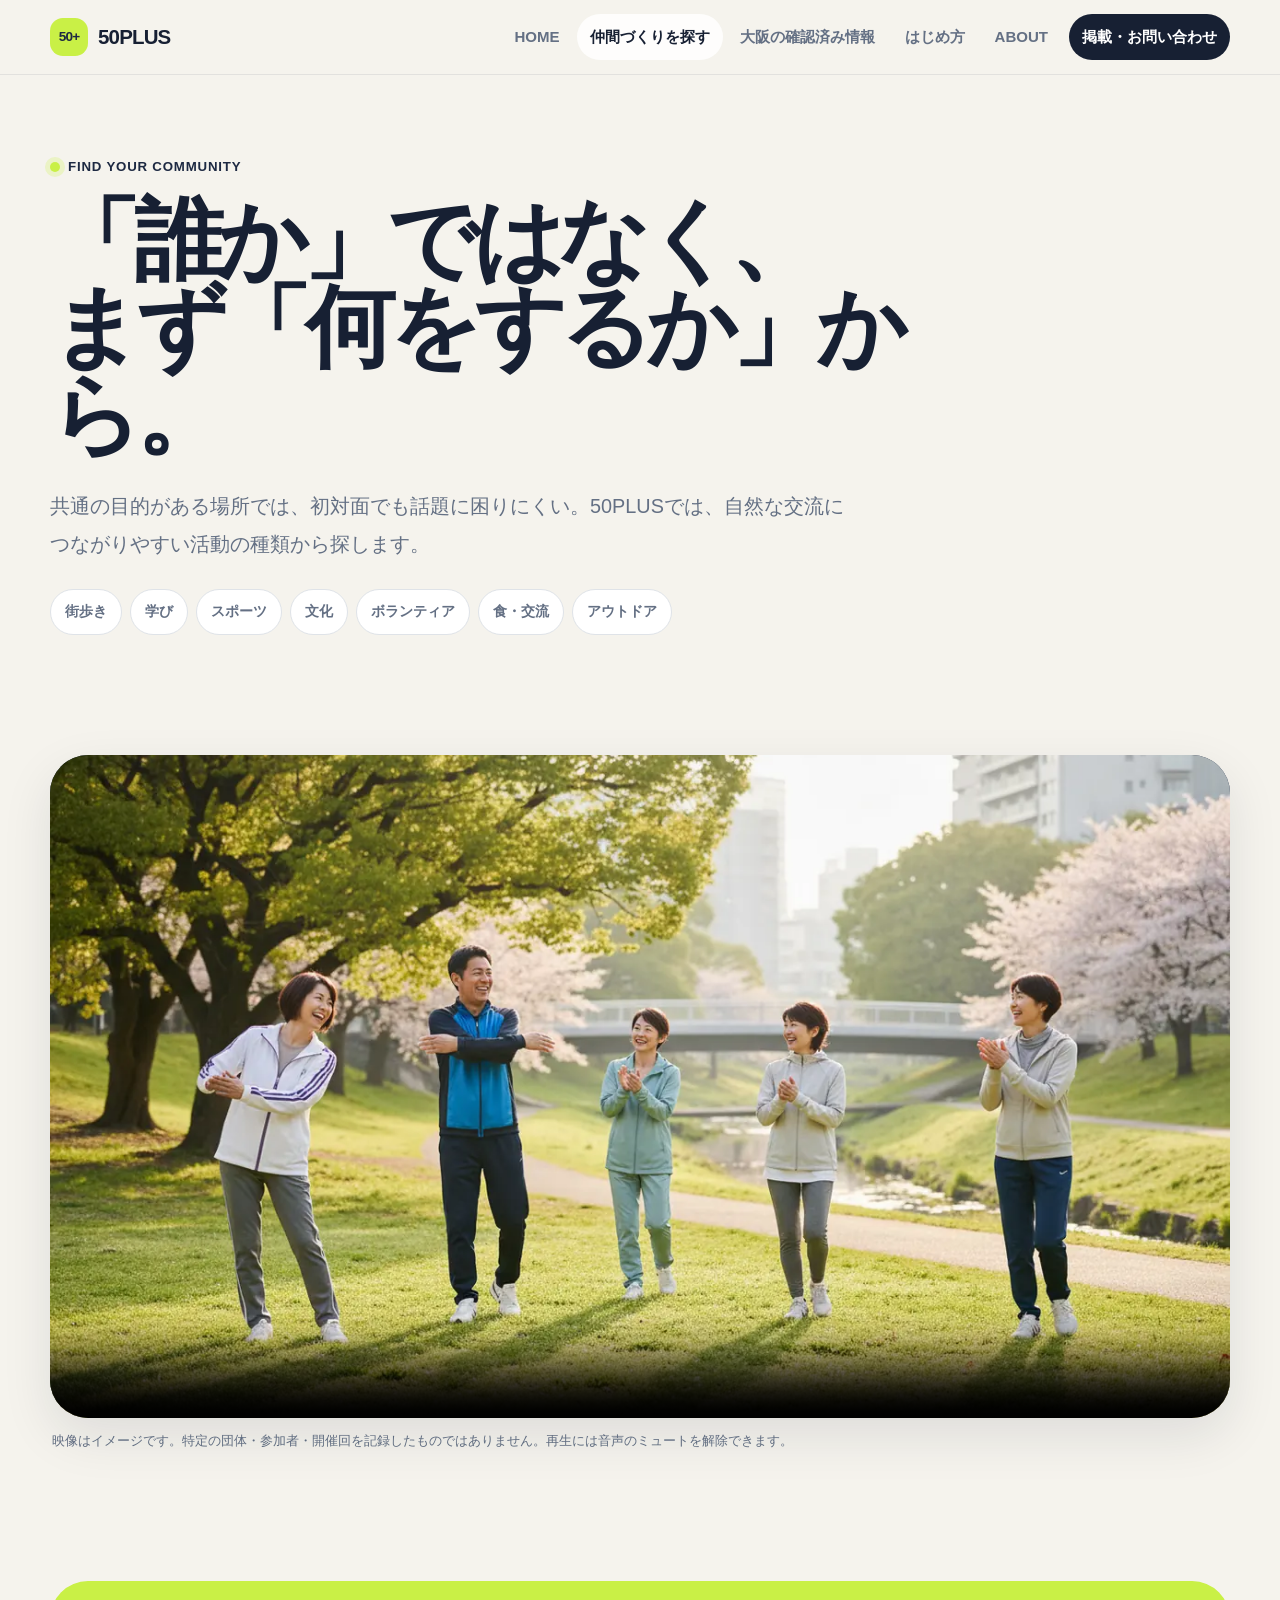
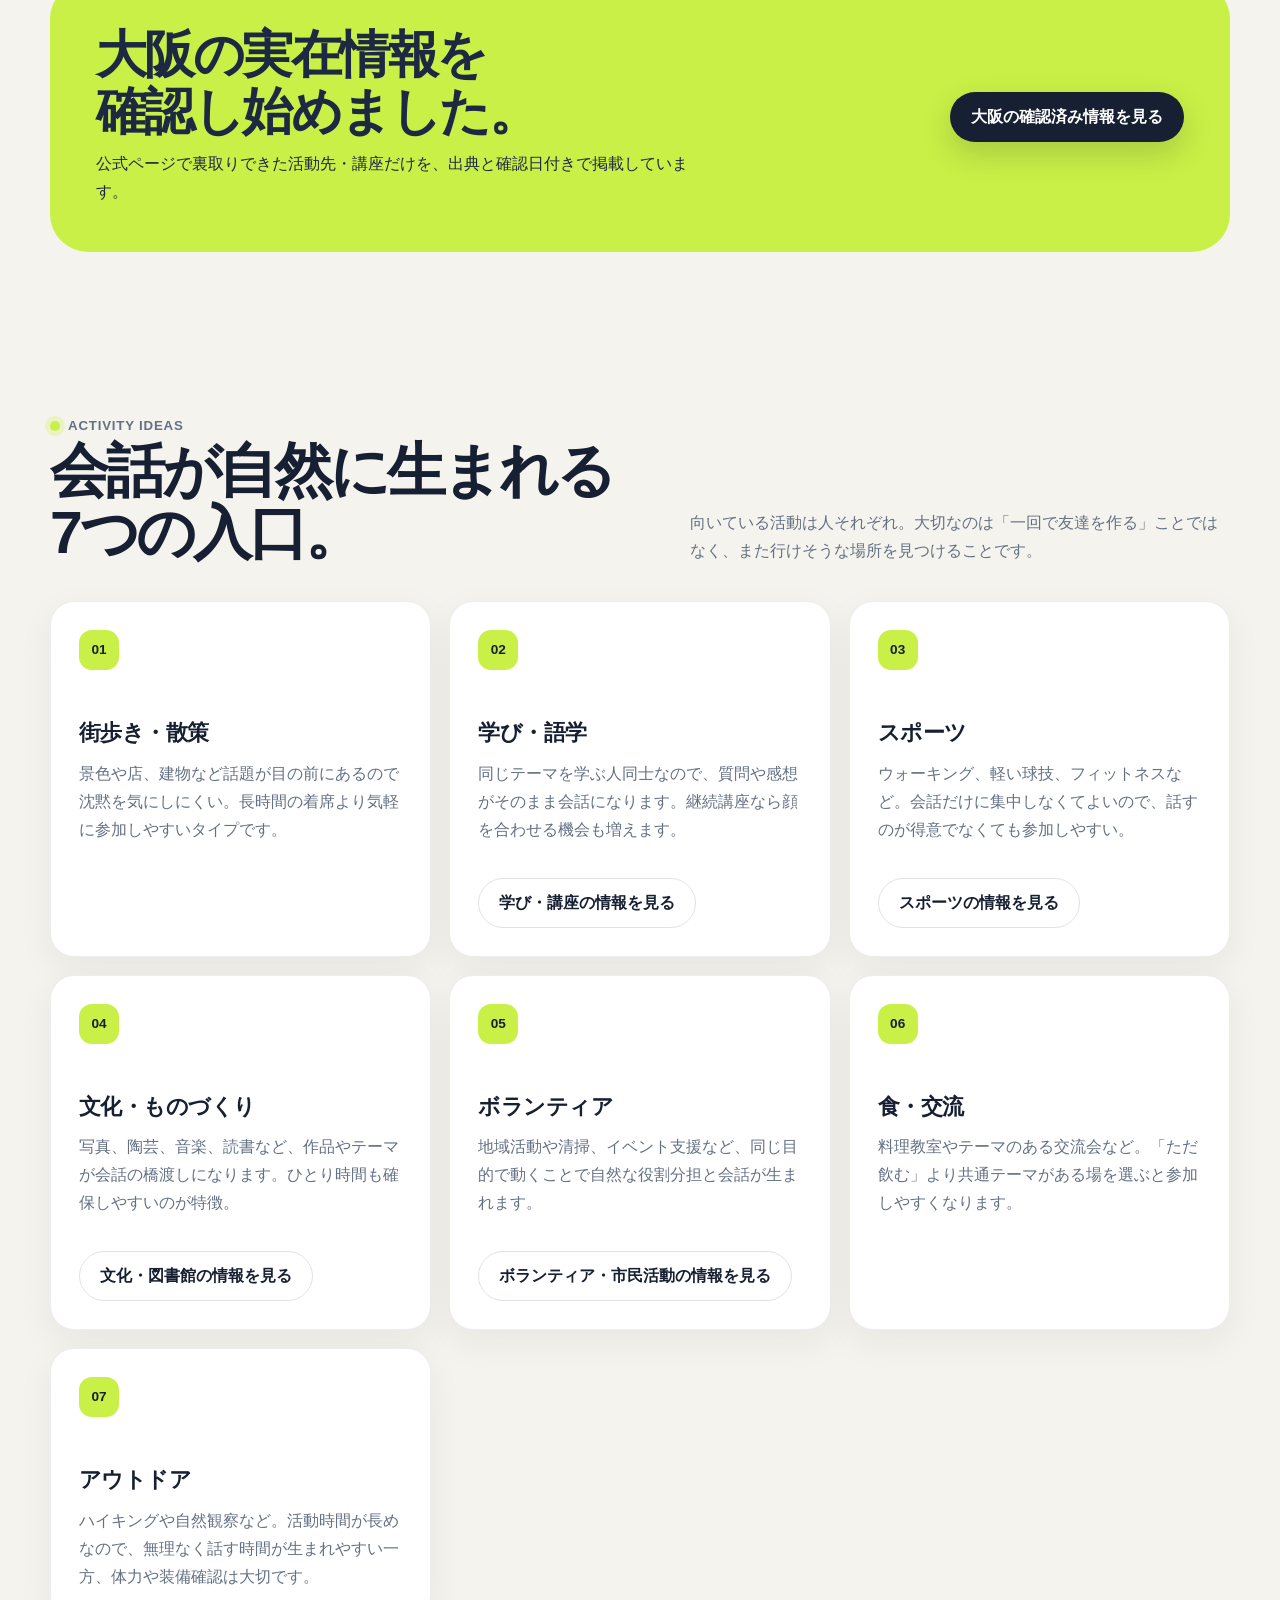
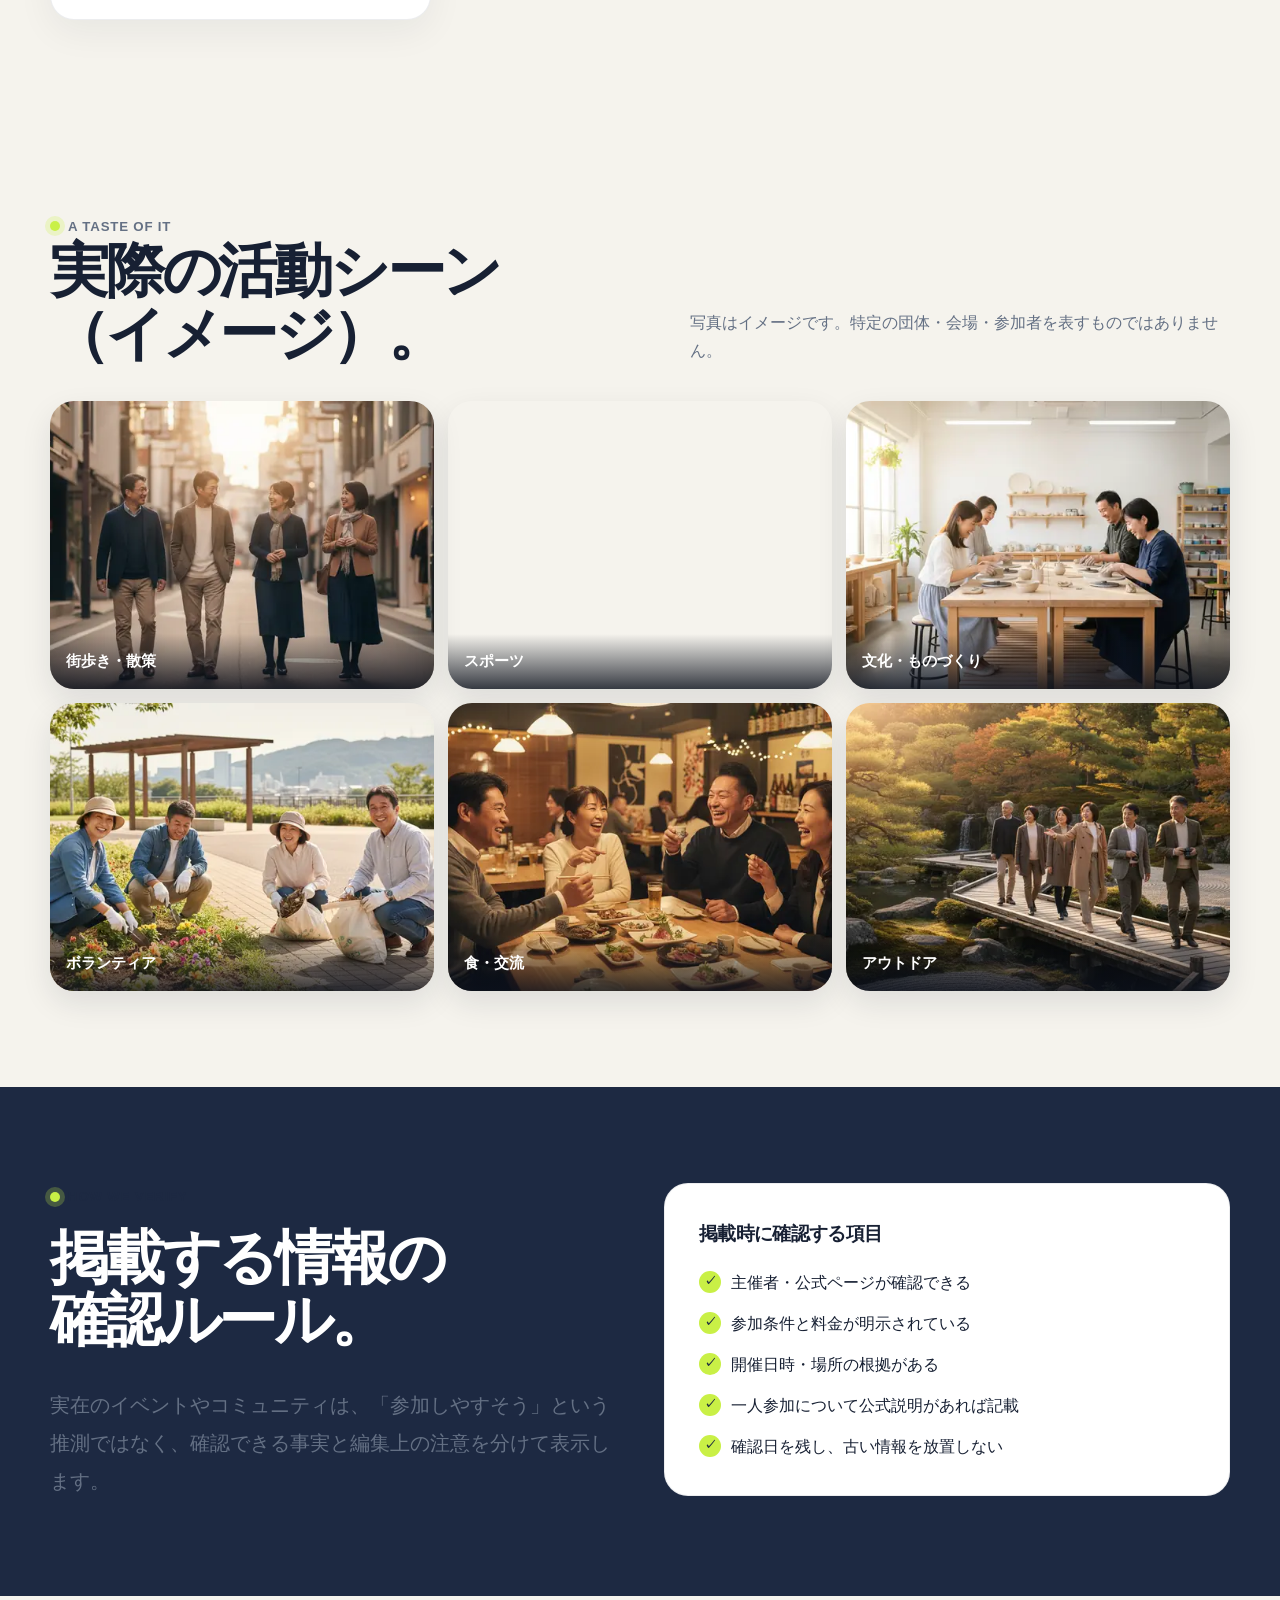
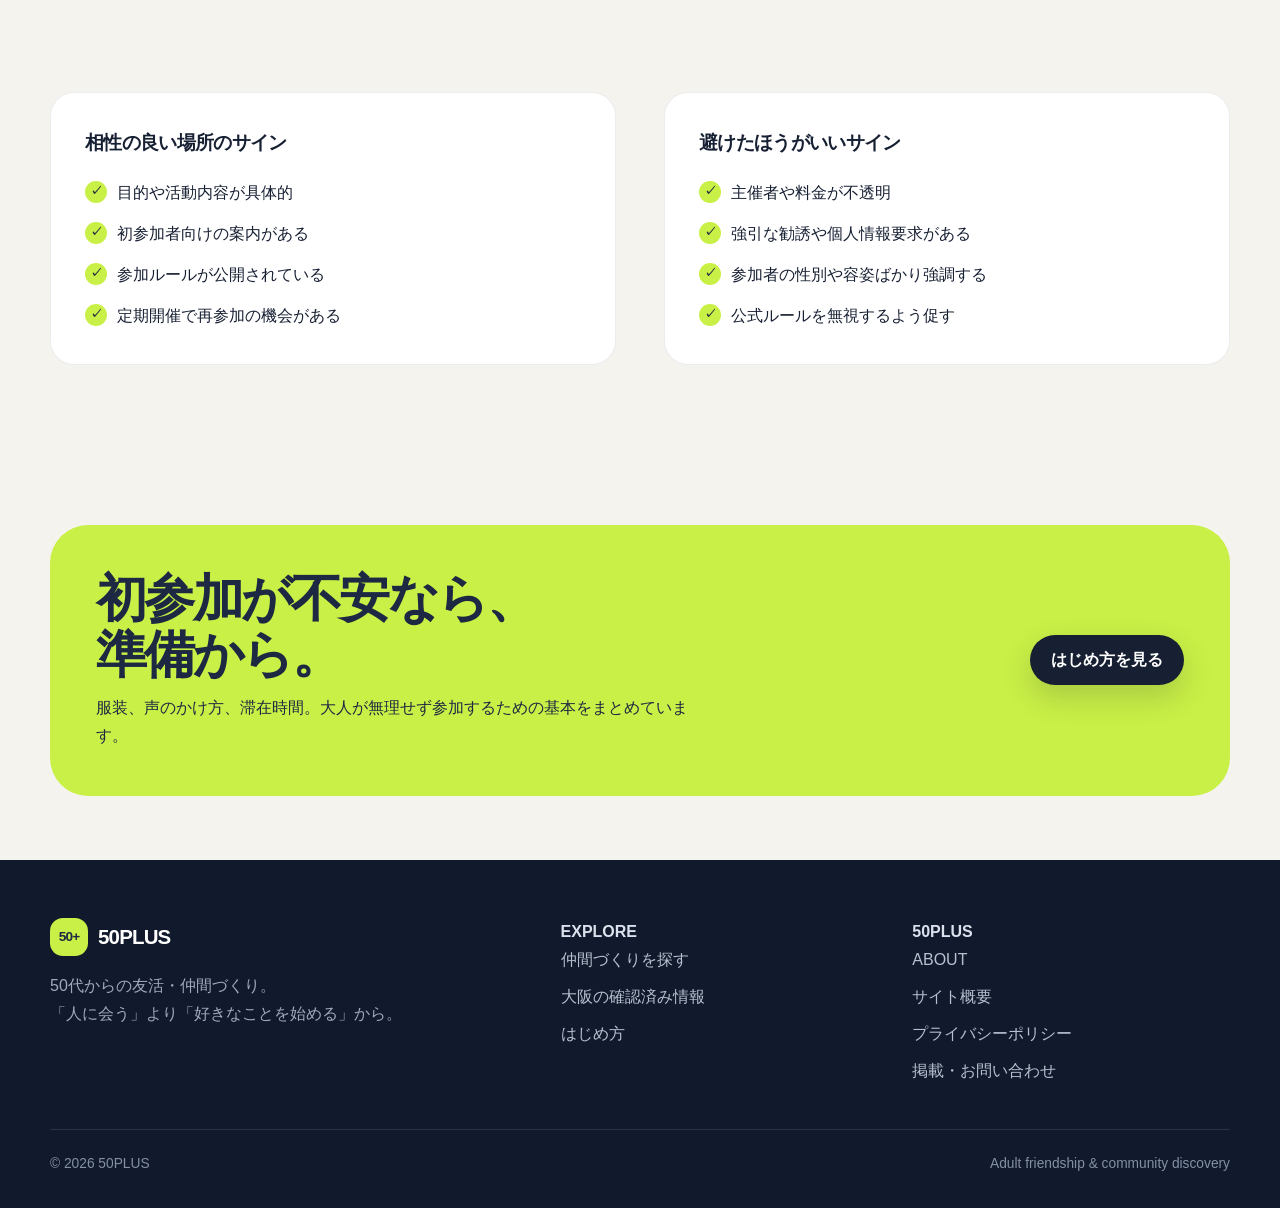
<file: activities.html>
<!doctype html>
<html lang="ja">
<head>
  <meta charset="utf-8">
  <meta name="viewport" content="width=device-width, initial-scale=1">
  <title>仲間づくりを探す｜50PLUS</title>
  <meta name="description" content="街歩き、学び、スポーツ、文化、ボランティアなど、50代から自然に人とつながるための活動アイデアを紹介します。">
  <meta name="theme-color" content="#172033">
  <link rel="icon" href="assets/favicon.svg" type="image/svg+xml">
  <meta property="og:type" content="website">
  <meta property="og:locale" content="ja_JP">
  <meta property="og:site_name" content="50PLUS">
  <meta property="og:title" content="仲間づくりを探す｜50PLUS">
  <meta property="og:description" content="街歩き、学び、スポーツ、文化、ボランティアなど、50代から自然に人とつながるための活動アイデアを紹介します。">
  <meta property="og:url" content="https://oosaka0123-sudo.github.io/50plus/activities.html">
  <meta property="og:image" content="https://oosaka0123-sudo.github.io/50plus/assets/media/social/og-50plus.jpg">
  <meta property="og:image:type" content="image/jpeg">
  <meta property="og:image:width" content="1200">
  <meta property="og:image:height" content="630">
  <meta property="og:image:alt" content="50PLUS｜50代からの友活・仲間づくり">
  <meta name="twitter:card" content="summary_large_image">
  <meta name="twitter:image" content="https://oosaka0123-sudo.github.io/50plus/assets/media/social/og-50plus.jpg">
  <meta name="twitter:image:alt" content="50PLUS｜50代からの友活・仲間づくり">
  <link rel="canonical" href="https://oosaka0123-sudo.github.io/50plus/activities.html">
  <link rel="stylesheet" href="assets/styles.css">
  <script defer src="assets/main.js"></script>
</head>
<body>
<a class="skip-link" href="#main">本文へ移動</a>
<header class="site-header"><div class="header-inner"><a class="brand" href="index.html"><span class="brand-mark">50+</span><span>50PLUS</span></a><button class="menu-button" type="button" aria-label="メニューを開閉" aria-expanded="false" aria-controls="site-nav" data-menu-button>☰</button><nav class="site-nav" id="site-nav" aria-label="メインナビゲーション" data-site-nav><a href="index.html">HOME</a><a href="activities.html" aria-current="page">仲間づくりを探す</a><a href="listings.html">大阪の確認済み情報</a><a href="guides.html">はじめ方</a><a href="about.html">ABOUT</a><a class="nav-cta" href="contact.html">掲載・お問い合わせ</a></nav></div></header>
<main id="main">
  <section class="page-hero"><div class="container"><p class="eyebrow">Find your community</p><h1>「誰か」ではなく、<br>まず「何をするか」から。</h1><p class="lead">共通の目的がある場所では、初対面でも話題に困りにくい。50PLUSでは、自然な交流につながりやすい活動の種類から探します。</p><div class="filter-chips"><a class="chip" href="#walk">街歩き</a><a class="chip" href="#learn">学び</a><a class="chip" href="#sports">スポーツ</a><a class="chip" href="#culture">文化</a><a class="chip" href="#volunteer">ボランティア</a><a class="chip" href="#food">食・交流</a><a class="chip" href="#outdoor">アウトドア</a></div></div></section>

  <section class="section-tight"><div class="container"><figure class="media-frame media-frame-wide reveal">
    <div class="media-visual">
      <video controls muted loop playsinline preload="none" width="1280" height="731" poster="assets/media/images/park-stretch-sakura-1280.webp">
        <source src="assets/media/video/activities-loop.mp4" type="video/mp4">
      </video>
    </div>
    <figcaption class="media-caption">映像はイメージです。特定の団体・参加者・開催回を記録したものではありません。再生には音声のミュートを解除できます。</figcaption>
  </figure></div></section>

  <section class="section-tight"><div class="container"><div class="cta-band reveal"><div><h2>大阪の実在情報を<br>確認し始めました。</h2><p>公式ページで裏取りできた活動先・講座だけを、出典と確認日付きで掲載しています。</p></div><a class="button button-primary" href="listings.html">大阪の確認済み情報を見る</a></div></div></section>

  <section class="section"><div class="container"><div class="section-heading reveal"><div><p class="eyebrow">Activity ideas</p><h2>会話が自然に生まれる<br>7つの入口。</h2></div><p>向いている活動は人それぞれ。大切なのは「一回で友達を作る」ことではなく、また行けそうな場所を見つけることです。</p></div><div class="card-grid">
    <article class="card reveal" id="walk"><span class="card-number">01</span><h3>街歩き・散策</h3><p>景色や店、建物など話題が目の前にあるので沈黙を気にしにくい。長時間の着席より気軽に参加しやすいタイプです。</p></article>
    <article class="card reveal" id="learn"><span class="card-number">02</span><h3>学び・語学</h3><p>同じテーマを学ぶ人同士なので、質問や感想がそのまま会話になります。継続講座なら顔を合わせる機会も増えます。</p><div class="hero-actions"><a class="button button-ghost" href="learning.html">学び・講座の情報を見る</a></div></article>
    <article class="card reveal" id="sports"><span class="card-number">03</span><h3>スポーツ</h3><p>ウォーキング、軽い球技、フィットネスなど。会話だけに集中しなくてよいので、話すのが得意でなくても参加しやすい。</p><div class="hero-actions"><a class="button button-ghost" href="sports.html">スポーツの情報を見る</a></div></article>
    <article class="card reveal" id="culture"><span class="card-number">04</span><h3>文化・ものづくり</h3><p>写真、陶芸、音楽、読書など、作品やテーマが会話の橋渡しになります。ひとり時間も確保しやすいのが特徴。</p><div class="hero-actions"><a class="button button-ghost" href="culture-library.html">文化・図書館の情報を見る</a></div></article>
    <article class="card reveal" id="volunteer"><span class="card-number">05</span><h3>ボランティア</h3><p>地域活動や清掃、イベント支援など、同じ目的で動くことで自然な役割分担と会話が生まれます。</p><div class="hero-actions"><a class="button button-ghost" href="volunteering.html">ボランティア・市民活動の情報を見る</a></div></article>
    <article class="card reveal" id="food"><span class="card-number">06</span><h3>食・交流</h3><p>料理教室やテーマのある交流会など。「ただ飲む」より共通テーマがある場を選ぶと参加しやすくなります。</p></article>
    <article class="card reveal" id="outdoor"><span class="card-number">07</span><h3>アウトドア</h3><p>ハイキングや自然観察など。活動時間が長めなので、無理なく話す時間が生まれやすい一方、体力や装備確認は大切です。</p></article>
  </div></div></section>

  <section class="section"><div class="container"><div class="section-heading reveal"><div><p class="eyebrow">A taste of it</p><h2>実際の活動シーン<br>（イメージ）。</h2></div><p>写真はイメージです。特定の団体・会場・参加者を表すものではありません。</p></div><div class="gallery-grid">
    <a class="gallery-item reveal" href="#walk"><img loading="lazy" decoding="async" width="1280" height="731" src="assets/media/images/street-walk-dusk-1280.webp" srcset="assets/media/images/street-walk-dusk-640.webp 640w, assets/media/images/street-walk-dusk-1280.webp 1280w" sizes="(max-width: 620px) 100vw, (max-width: 920px) 50vw, 33vw" alt="夕方の商店街を歩きながら話す4人"><span>街歩き・散策</span></a>
    <a class="gallery-item reveal" href="#sports"><img loading="lazy" decoding="async" width="1280" height="731" src="assets/media/images/park-stretch-sakura-1280.webp" srcset="assets/media/images/park-stretch-sakura-640.webp 640w, assets/media/images/park-stretch-sakura-1280.webp 1280w" sizes="(max-width: 620px) 100vw, (max-width: 920px) 50vw, 33vw" alt="桜並木の公園で軽くストレッチをする5人"><span>スポーツ</span></a>
    <a class="gallery-item reveal" href="#culture"><img loading="lazy" decoding="async" width="1280" height="731" src="assets/media/images/pottery-studio-1280.webp" srcset="assets/media/images/pottery-studio-640.webp 640w, assets/media/images/pottery-studio-1280.webp 1280w" sizes="(max-width: 620px) 100vw, (max-width: 920px) 50vw, 33vw" alt="陶芸スタジオで作業をしながら笑う4人"><span>文化・ものづくり</span></a>
    <a class="gallery-item reveal" href="#volunteer"><img loading="lazy" decoding="async" width="1280" height="731" src="assets/media/images/garden-volunteer-1280.webp" srcset="assets/media/images/garden-volunteer-640.webp 640w, assets/media/images/garden-volunteer-1280.webp 1280w" sizes="(max-width: 620px) 100vw, (max-width: 920px) 50vw, 33vw" alt="花壇の手入れをする4人のボランティア"><span>ボランティア</span></a>
    <a class="gallery-item reveal" href="#food"><img loading="lazy" decoding="async" width="1280" height="731" src="assets/media/images/izakaya-evening-1280.webp" srcset="assets/media/images/izakaya-evening-640.webp 640w, assets/media/images/izakaya-evening-1280.webp 1280w" sizes="(max-width: 620px) 100vw, (max-width: 920px) 50vw, 33vw" alt="居酒屋のテーブルで食事を囲んで笑う4人"><span>食・交流</span></a>
    <a class="gallery-item reveal" href="#outdoor"><img loading="lazy" decoding="async" width="1280" height="731" src="assets/media/images/garden-autumn-walk-1280.webp" srcset="assets/media/images/garden-autumn-walk-640.webp 640w, assets/media/images/garden-autumn-walk-1280.webp 1280w" sizes="(max-width: 620px) 100vw, (max-width: 920px) 50vw, 33vw" alt="紅葉の日本庭園を歩く6人"><span>アウトドア</span></a>
  </div></div></section>

  <section class="section section-dark"><div class="container split"><div class="reveal"><p class="eyebrow">How we verify</p><div class="section-heading" style="display:block"><h2>掲載する情報の<br>確認ルール。</h2></div><p class="lead" style="margin-top:0">実在のイベントやコミュニティは、「参加しやすそう」という推測ではなく、確認できる事実と編集上の注意を分けて表示します。</p></div><div class="panel reveal" style="color:var(--ink)"><h3>掲載時に確認する項目</h3><ul class="check-list"><li>主催者・公式ページが確認できる</li><li>参加条件と料金が明示されている</li><li>開催日時・場所の根拠がある</li><li>一人参加について公式説明があれば記載</li><li>確認日を残し、古い情報を放置しない</li></ul></div></div></section>

  <section class="section"><div class="container split"><div class="panel reveal"><h3>相性の良い場所のサイン</h3><ul class="check-list"><li>目的や活動内容が具体的</li><li>初参加者向けの案内がある</li><li>参加ルールが公開されている</li><li>定期開催で再参加の機会がある</li></ul></div><div class="panel reveal"><h3>避けたほうがいいサイン</h3><ul class="check-list"><li>主催者や料金が不透明</li><li>強引な勧誘や個人情報要求がある</li><li>参加者の性別や容姿ばかり強調する</li><li>公式ルールを無視するよう促す</li></ul></div></div></section>

  <section class="section-tight"><div class="container"><div class="cta-band reveal"><div><h2>初参加が不安なら、<br>準備から。</h2><p>服装、声のかけ方、滞在時間。大人が無理せず参加するための基本をまとめています。</p></div><a class="button button-primary" href="guides.html">はじめ方を見る</a></div></div></section>
</main>
<footer class="site-footer"><div class="container"><div class="footer-grid"><div><a class="brand" href="index.html"><span class="brand-mark">50+</span><span>50PLUS</span></a><p>50代からの友活・仲間づくり。<br>「人に会う」より「好きなことを始める」から。</p></div><div><strong>EXPLORE</strong><div class="footer-links"><a href="activities.html">仲間づくりを探す</a><a href="listings.html">大阪の確認済み情報</a><a href="guides.html">はじめ方</a></div></div><div><strong>50PLUS</strong><div class="footer-links"><a href="about.html">ABOUT</a><a href="site-info.html">サイト概要</a><a href="privacy-policy.html">プライバシーポリシー</a><a href="contact.html">掲載・お問い合わせ</a></div></div></div><div class="footer-bottom"><span>© <span data-current-year></span> 50PLUS</span><span>Adult friendship & community discovery</span></div></div></footer>
</body>
</html>
</file>
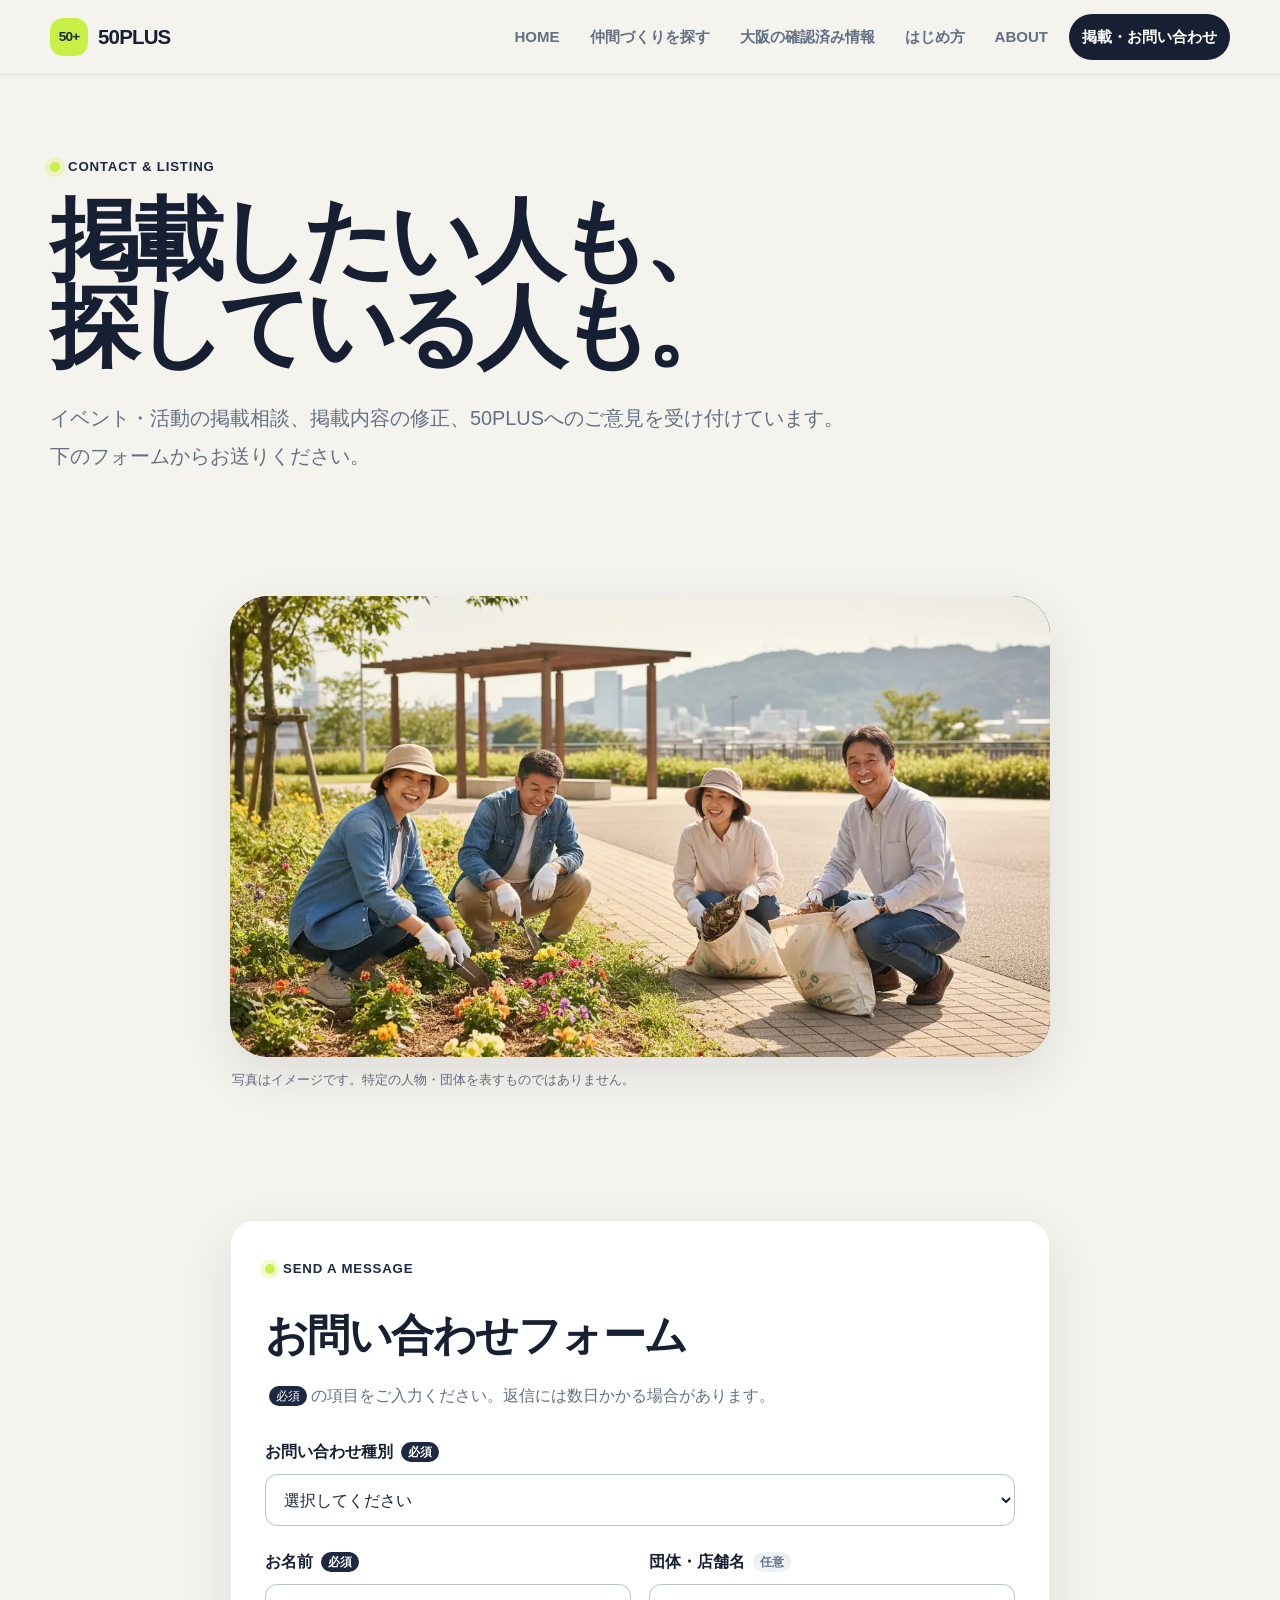
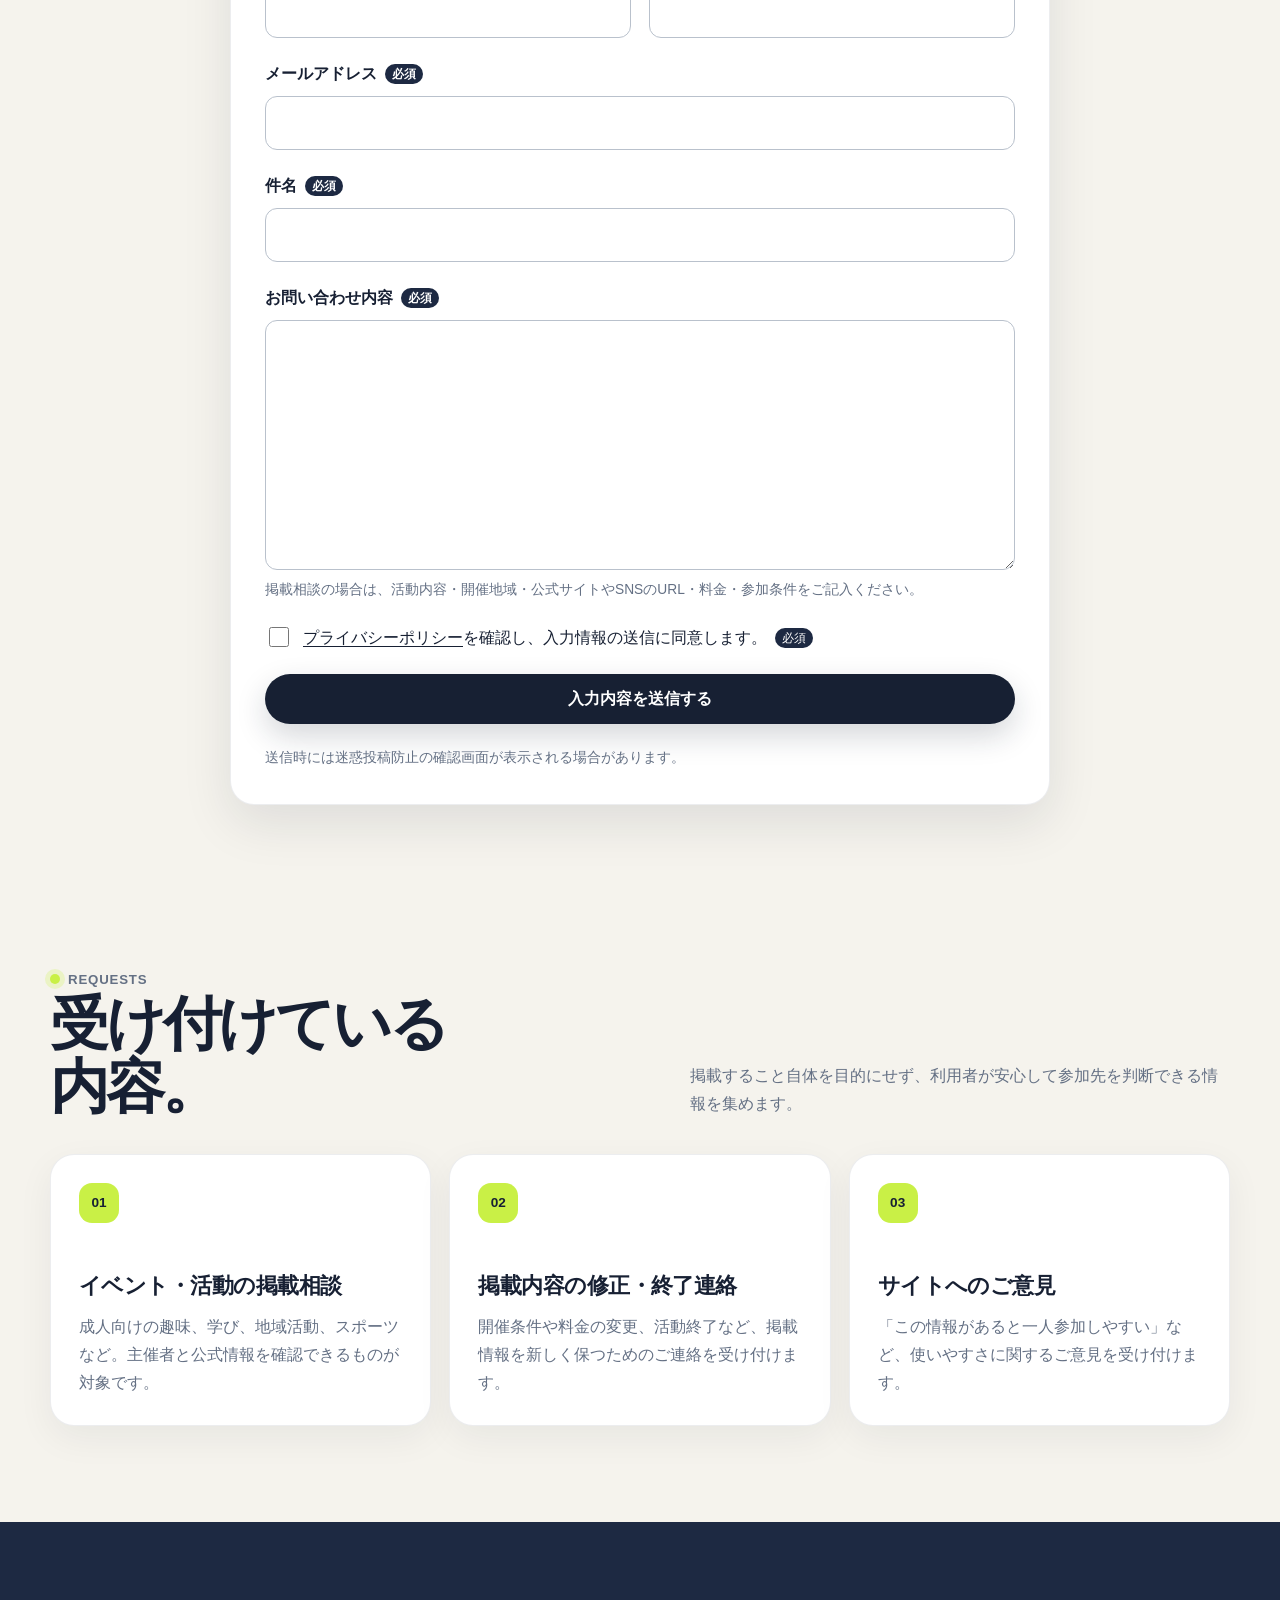
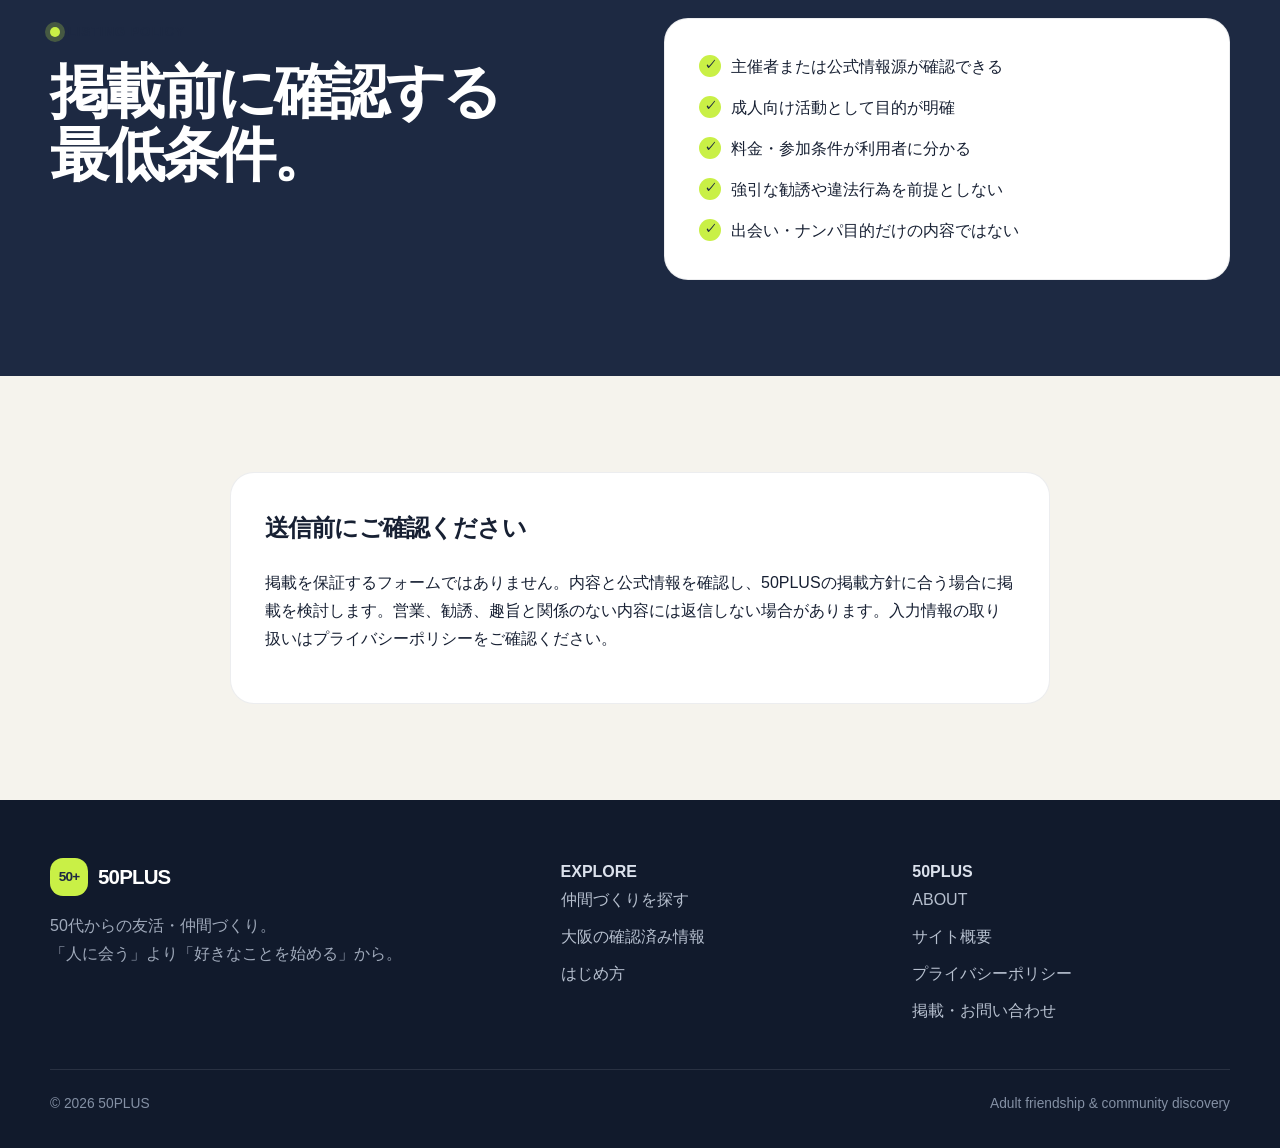
<file: contact.html>
<!doctype html>
<html lang="ja">
<head>
  <meta charset="utf-8">
  <meta name="viewport" content="width=device-width, initial-scale=1">
  <title>掲載・お問い合わせ｜50PLUS</title>
  <meta name="description" content="50PLUSへの掲載相談、掲載内容の修正、サイトへのご意見を受け付けるお問い合わせフォームです。">
  <meta name="theme-color" content="#172033">
  <link rel="icon" href="assets/favicon.svg" type="image/svg+xml">
  <meta property="og:type" content="website">
  <meta property="og:locale" content="ja_JP">
  <meta property="og:site_name" content="50PLUS">
  <meta property="og:title" content="掲載・お問い合わせ｜50PLUS">
  <meta property="og:description" content="50PLUSへの掲載相談、掲載内容の修正、サイトへのご意見を受け付けています。">
  <meta property="og:url" content="https://oosaka0123-sudo.github.io/50plus/contact.html">
  <meta property="og:image" content="https://oosaka0123-sudo.github.io/50plus/assets/media/social/og-50plus.jpg">
  <meta property="og:image:type" content="image/jpeg">
  <meta property="og:image:width" content="1200">
  <meta property="og:image:height" content="630">
  <meta property="og:image:alt" content="50PLUS｜50代からの友活・仲間づくり">
  <meta name="twitter:card" content="summary_large_image">
  <meta name="twitter:image" content="https://oosaka0123-sudo.github.io/50plus/assets/media/social/og-50plus.jpg">
  <meta name="twitter:image:alt" content="50PLUS｜50代からの友活・仲間づくり">
  <link rel="canonical" href="https://oosaka0123-sudo.github.io/50plus/contact.html">
  <link rel="stylesheet" href="assets/styles.css">
  <script defer src="assets/main.js"></script>
</head>
<body>
<a class="skip-link" href="#main">本文へ移動</a>
<header class="site-header"><div class="header-inner"><a class="brand" href="index.html"><span class="brand-mark">50+</span><span>50PLUS</span></a><button class="menu-button" type="button" aria-label="メニューを開閉" aria-expanded="false" aria-controls="site-nav" data-menu-button>☰</button><nav class="site-nav" id="site-nav" aria-label="メインナビゲーション" data-site-nav><a href="index.html">HOME</a><a href="activities.html">仲間づくりを探す</a><a href="listings.html">大阪の確認済み情報</a><a href="guides.html">はじめ方</a><a href="about.html">ABOUT</a><a class="nav-cta" href="contact.html" aria-current="page">掲載・お問い合わせ</a></nav></div></header>
<main id="main">
  <section class="page-hero"><div class="container"><p class="eyebrow">Contact & listing</p><h1>掲載したい人も、<br>探している人も。</h1><p class="lead">イベント・活動の掲載相談、掲載内容の修正、50PLUSへのご意見を受け付けています。下のフォームからお送りください。</p></div></section>

  <section class="section-tight"><div class="narrow"><figure class="media-frame media-frame-wide reveal">
    <div class="media-visual"><img loading="lazy" decoding="async" width="1280" height="731" src="assets/media/images/garden-volunteer-1280.webp" srcset="assets/media/images/garden-volunteer-640.webp 640w, assets/media/images/garden-volunteer-1280.webp 1280w" sizes="(max-width: 820px) 100vw, 820px" alt="花壇の手入れをする4人のボランティア"></div>
    <figcaption class="media-caption">写真はイメージです。特定の人物・団体を表すものではありません。</figcaption>
  </figure></div></section>

  <section class="section-tight" id="contact-form"><div class="narrow">
    <div class="form-success" data-form-success role="status" tabindex="-1" hidden>
      <strong>お問い合わせを受け付けました。</strong>
      <span>内容を確認し、返信が必要な場合はご入力のメールアドレスへご連絡します。</span>
    </div>
    <div class="panel contact-panel reveal">
      <p class="eyebrow">Send a message</p>
      <h2>お問い合わせフォーム</h2>
      <p class="form-intro"><span class="required-mark">必須</span> の項目をご入力ください。返信には数日かかる場合があります。</p>
      <form class="contact-form" action="https://formsubmit.co/oosaka0123@gmail.com" method="post" data-contact-form>
        <input type="hidden" name="_subject" value="【50PLUS】お問い合わせが届きました">
        <input type="hidden" name="_template" value="table">
        <input type="hidden" name="_next" value="https://oosaka0123-sudo.github.io/50plus/contact.html?sent=1#contact-form">
        <input type="hidden" name="_url" value="https://oosaka0123-sudo.github.io/50plus/contact.html">
        <input type="text" name="_honey" class="honeypot" tabindex="-1" autocomplete="off" aria-hidden="true">

        <div class="form-field">
          <label for="inquiry-type">お問い合わせ種別 <span class="required-mark">必須</span></label>
          <select id="inquiry-type" name="お問い合わせ種別" required>
            <option value="">選択してください</option>
            <option value="イベント・活動の掲載相談">イベント・活動の掲載相談</option>
            <option value="掲載内容の修正・終了連絡">掲載内容の修正・終了連絡</option>
            <option value="サイトへのご意見・ご質問">サイトへのご意見・ご質問</option>
            <option value="その他">その他</option>
          </select>
        </div>

        <div class="form-row">
          <div class="form-field">
            <label for="contact-name">お名前 <span class="required-mark">必須</span></label>
            <input id="contact-name" name="お名前" type="text" autocomplete="name" maxlength="80" required>
          </div>
          <div class="form-field">
            <label for="organization">団体・店舗名 <span class="optional-mark">任意</span></label>
            <input id="organization" name="団体・店舗名" type="text" autocomplete="organization" maxlength="100">
          </div>
        </div>

        <div class="form-field">
          <label for="contact-email">メールアドレス <span class="required-mark">必須</span></label>
          <input id="contact-email" name="email" type="email" inputmode="email" autocomplete="email" maxlength="254" required>
        </div>

        <div class="form-field">
          <label for="contact-subject">件名 <span class="required-mark">必須</span></label>
          <input id="contact-subject" name="件名" type="text" maxlength="120" required>
        </div>

        <div class="form-field">
          <label for="contact-message">お問い合わせ内容 <span class="required-mark">必須</span></label>
          <textarea id="contact-message" name="お問い合わせ内容" rows="8" maxlength="3000" required></textarea>
          <p class="field-help">掲載相談の場合は、活動内容・開催地域・公式サイトやSNSのURL・料金・参加条件をご記入ください。</p>
        </div>

        <label class="consent-field" for="privacy-consent">
          <input id="privacy-consent" name="プライバシーポリシーへの同意" type="checkbox" value="同意する" required>
          <span><a href="privacy-policy.html" target="_blank" rel="noopener">プライバシーポリシー</a>を確認し、入力情報の送信に同意します。 <span class="required-mark">必須</span></span>
        </label>

        <button class="button button-primary submit-button" type="submit">入力内容を送信する</button>
        <p class="form-note">送信時には迷惑投稿防止の確認画面が表示される場合があります。</p>
      </form>
    </div>
  </div></section>

  <section class="section"><div class="container"><div class="section-heading reveal"><div><p class="eyebrow">Requests</p><h2>受け付けている<br>内容。</h2></div><p>掲載すること自体を目的にせず、利用者が安心して参加先を判断できる情報を集めます。</p></div><div class="card-grid"><article class="card reveal"><span class="card-number">01</span><h3>イベント・活動の掲載相談</h3><p>成人向けの趣味、学び、地域活動、スポーツなど。主催者と公式情報を確認できるものが対象です。</p></article><article class="card reveal"><span class="card-number">02</span><h3>掲載内容の修正・終了連絡</h3><p>開催条件や料金の変更、活動終了など、掲載情報を新しく保つためのご連絡を受け付けます。</p></article><article class="card reveal"><span class="card-number">03</span><h3>サイトへのご意見</h3><p>「この情報があると一人参加しやすい」など、使いやすさに関するご意見を受け付けます。</p></article></div></div></section>

  <section class="section section-dark"><div class="container split"><div class="reveal"><p class="eyebrow">Listing policy</p><div class="section-heading" style="display:block"><h2>掲載前に確認する<br>最低条件。</h2></div></div><div class="panel reveal" style="color:var(--ink)"><ul class="check-list"><li>主催者または公式情報源が確認できる</li><li>成人向け活動として目的が明確</li><li>料金・参加条件が利用者に分かる</li><li>強引な勧誘や違法行為を前提としない</li><li>出会い・ナンパ目的だけの内容ではない</li></ul></div></div></section>

  <section class="section"><div class="narrow"><div class="panel reveal"><h2>送信前にご確認ください</h2><p>掲載を保証するフォームではありません。内容と公式情報を確認し、50PLUSの掲載方針に合う場合に掲載を検討します。営業、勧誘、趣旨と関係のない内容には返信しない場合があります。入力情報の取り扱いは<a href="privacy-policy.html">プライバシーポリシー</a>をご確認ください。</p></div></div></section>
</main>
<footer class="site-footer"><div class="container"><div class="footer-grid"><div><a class="brand" href="index.html"><span class="brand-mark">50+</span><span>50PLUS</span></a><p>50代からの友活・仲間づくり。<br>「人に会う」より「好きなことを始める」から。</p></div><div><strong>EXPLORE</strong><div class="footer-links"><a href="activities.html">仲間づくりを探す</a><a href="listings.html">大阪の確認済み情報</a><a href="guides.html">はじめ方</a></div></div><div><strong>50PLUS</strong><div class="footer-links"><a href="about.html">ABOUT</a><a href="site-info.html">サイト概要</a><a href="privacy-policy.html">プライバシーポリシー</a><a href="contact.html">掲載・お問い合わせ</a></div></div></div><div class="footer-bottom"><span>© <span data-current-year></span> 50PLUS</span><span>Adult friendship & community discovery</span></div></div></footer>
</body>
</html>
</file>
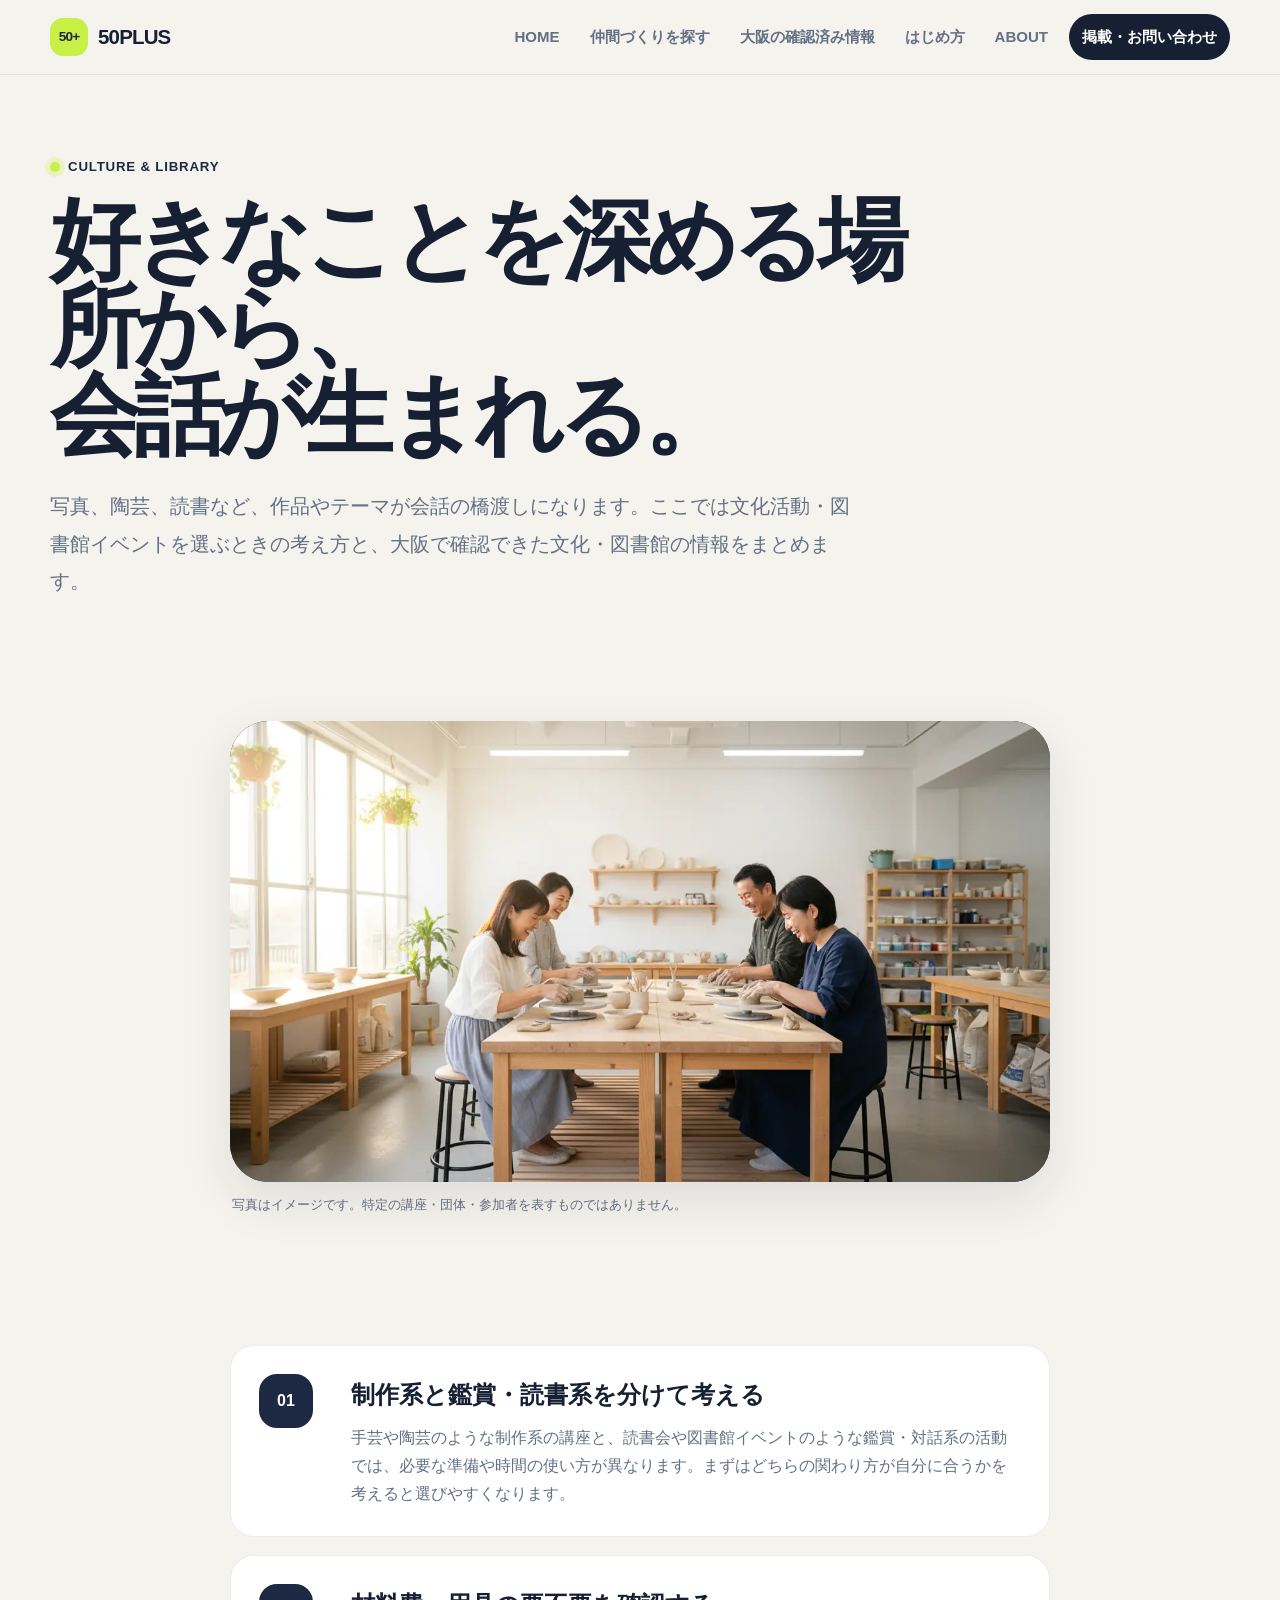
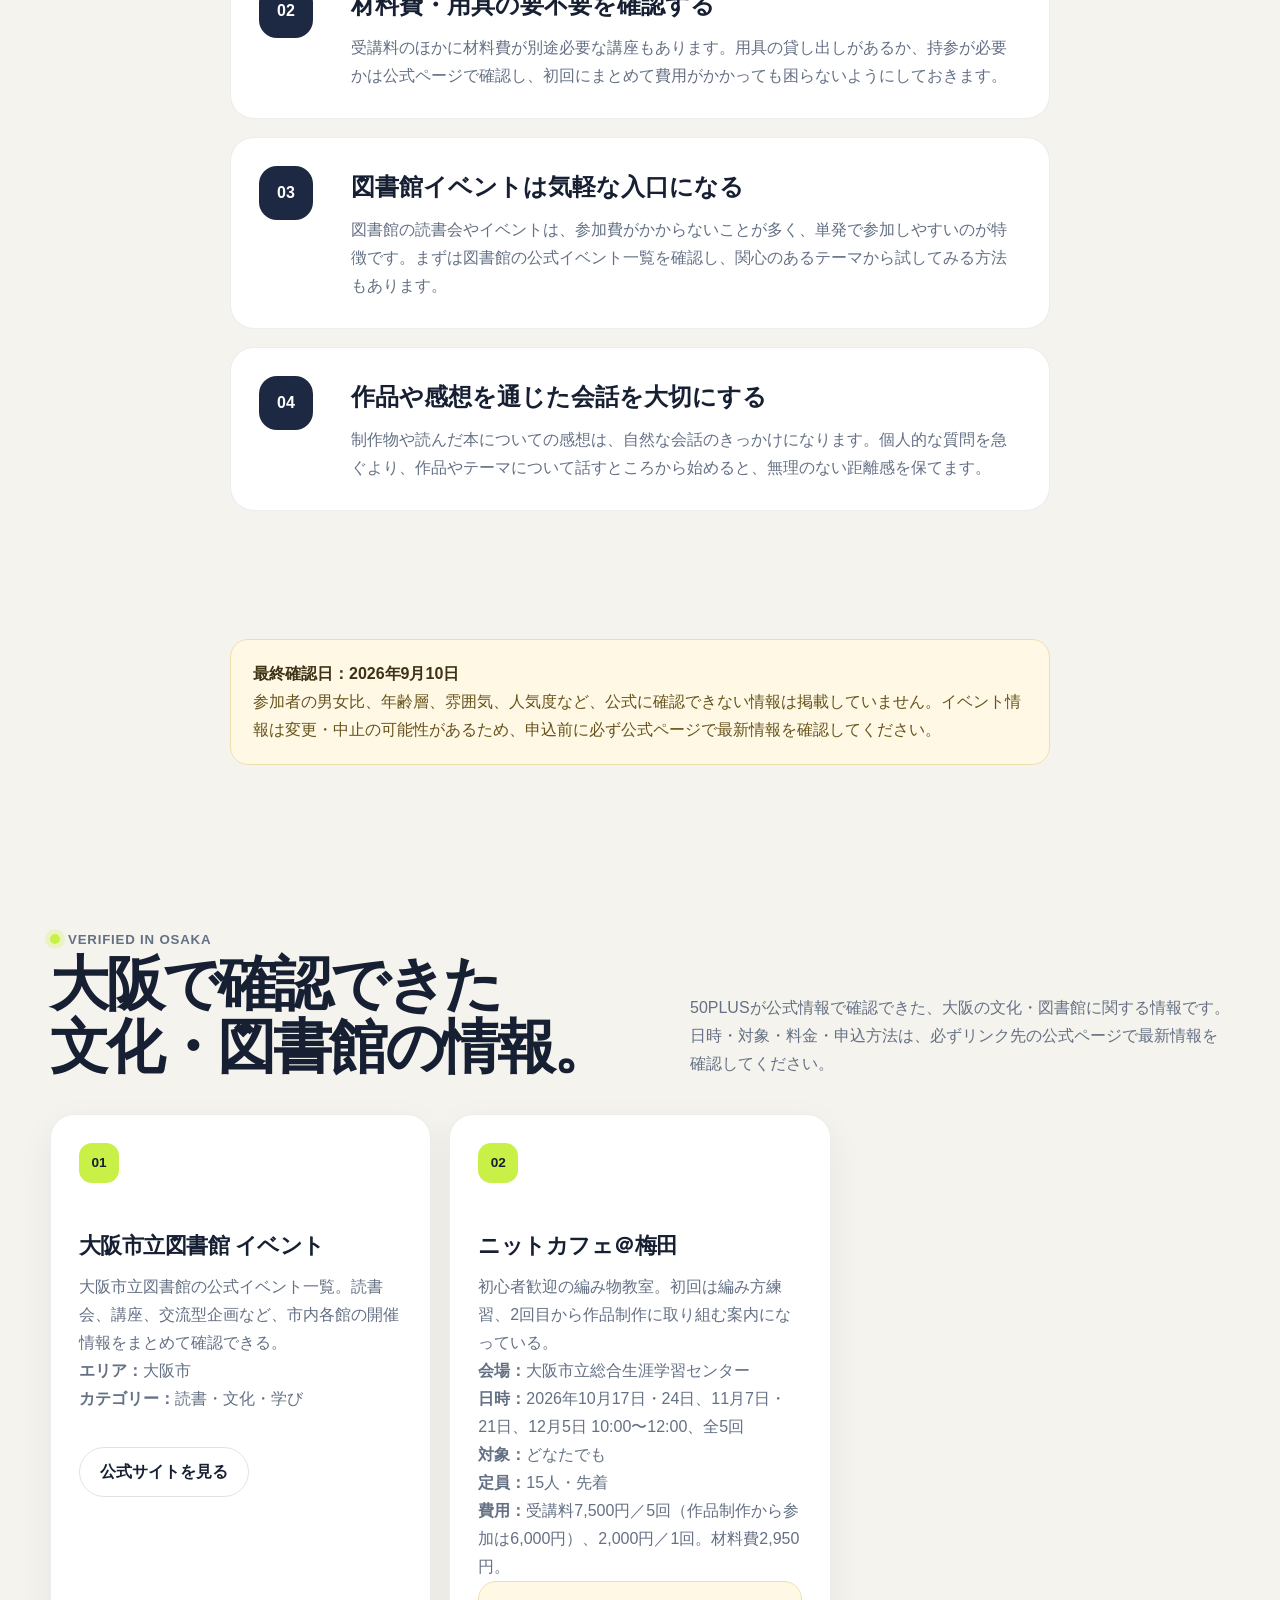
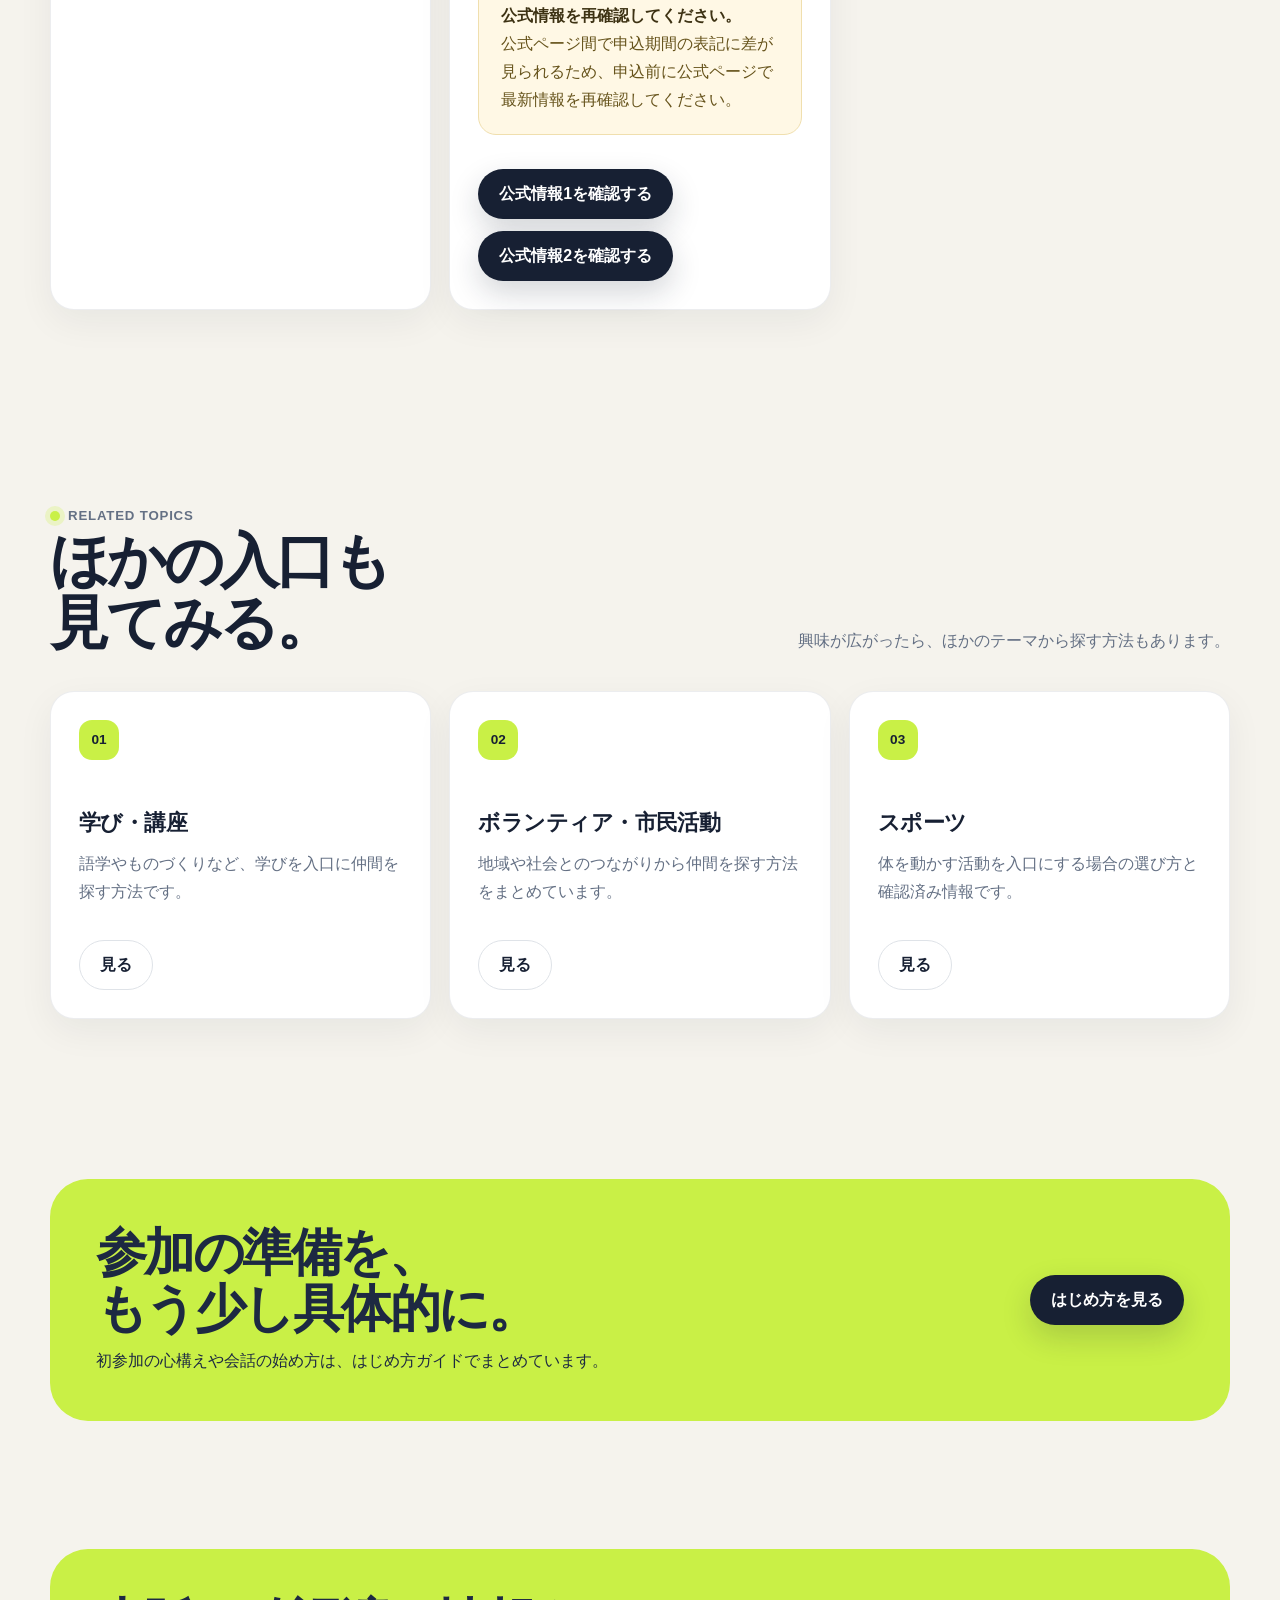
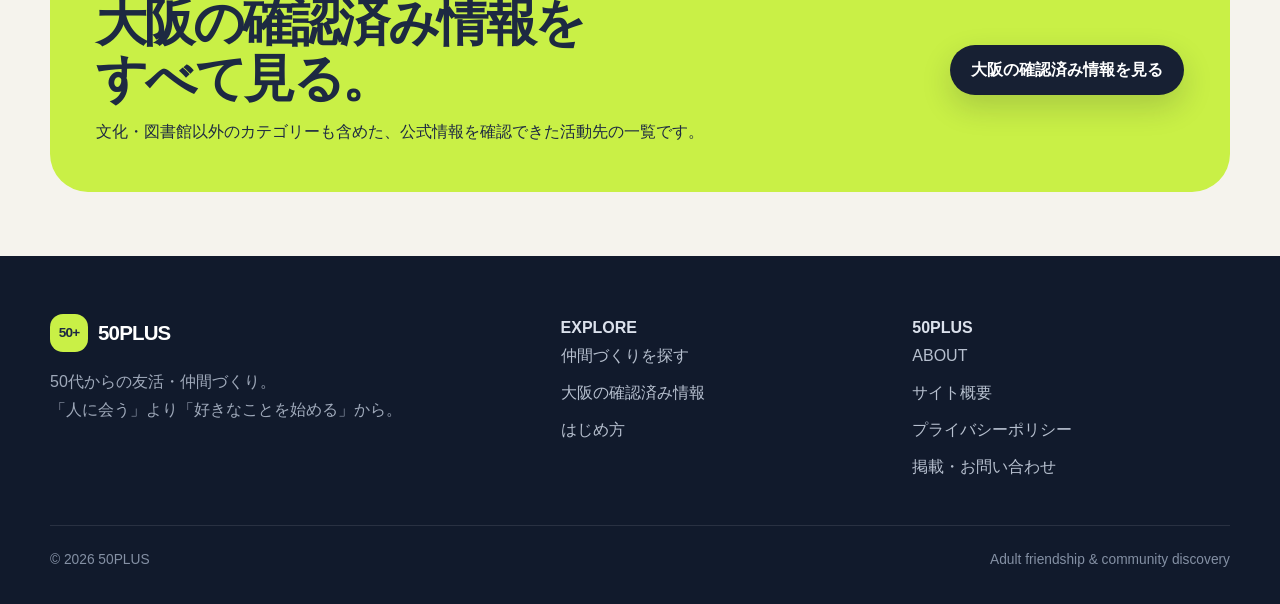
<file: culture-library.html>
<!doctype html>
<html lang="ja">
<head>
  <meta charset="utf-8">
  <meta name="viewport" content="width=device-width, initial-scale=1">
  <title>文化・図書館から仲間をつくる｜50PLUS</title>
  <meta name="description" content="大阪の文化活動や図書館イベントを通じて、50代から新しい興味と仲間を広げる方法をまとめました。確認済みの文化・読書関連情報も掲載しています。">
  <meta name="theme-color" content="#172033">
  <link rel="icon" href="assets/favicon.svg" type="image/svg+xml">
  <meta property="og:type" content="website">
  <meta property="og:locale" content="ja_JP">
  <meta property="og:site_name" content="50PLUS">
  <meta property="og:title" content="文化・図書館から仲間をつくる｜50PLUS">
  <meta property="og:description" content="大阪の文化活動や図書館イベントを通じて、50代から新しい興味と仲間を広げる方法をまとめました。">
  <meta property="og:url" content="https://oosaka0123-sudo.github.io/50plus/culture-library.html">
  <meta property="og:image" content="https://oosaka0123-sudo.github.io/50plus/assets/media/social/og-50plus.jpg">
  <meta property="og:image:type" content="image/jpeg">
  <meta property="og:image:width" content="1200">
  <meta property="og:image:height" content="630">
  <meta property="og:image:alt" content="50PLUS｜50代からの友活・仲間づくり">
  <meta name="twitter:card" content="summary_large_image">
  <meta name="twitter:image" content="https://oosaka0123-sudo.github.io/50plus/assets/media/social/og-50plus.jpg">
  <meta name="twitter:image:alt" content="50PLUS｜50代からの友活・仲間づくり">
  <link rel="canonical" href="https://oosaka0123-sudo.github.io/50plus/culture-library.html">
  <script type="application/ld+json">
{
  "@context": "https://schema.org",
  "@type": "BreadcrumbList",
  "itemListElement": [
    {"@type": "ListItem", "position": 1, "name": "HOME", "item": "https://oosaka0123-sudo.github.io/50plus/"},
    {"@type": "ListItem", "position": 2, "name": "仲間づくりを探す", "item": "https://oosaka0123-sudo.github.io/50plus/activities.html"},
    {"@type": "ListItem", "position": 3, "name": "文化・図書館", "item": "https://oosaka0123-sudo.github.io/50plus/culture-library.html"}
  ]
}
  </script>
  <link rel="stylesheet" href="assets/styles.css">
  <script defer src="assets/main.js"></script>
  <script defer src="assets/listings-filter.js"></script>
</head>
<body>
<a class="skip-link" href="#main">本文へ移動</a>
<header class="site-header"><div class="header-inner"><a class="brand" href="index.html"><span class="brand-mark">50+</span><span>50PLUS</span></a><button class="menu-button" type="button" aria-label="メニューを開閉" aria-expanded="false" aria-controls="site-nav" data-menu-button>☰</button><nav class="site-nav" id="site-nav" aria-label="メインナビゲーション" data-site-nav><a href="index.html">HOME</a><a href="activities.html">仲間づくりを探す</a><a href="listings.html">大阪の確認済み情報</a><a href="guides.html">はじめ方</a><a href="about.html">ABOUT</a><a class="nav-cta" href="contact.html">掲載・お問い合わせ</a></nav></div></header>
<main id="main">
  <section class="page-hero"><div class="container"><p class="eyebrow">Culture &amp; library</p><h1>好きなことを深める場所から、<br>会話が生まれる。</h1><p class="lead">写真、陶芸、読書など、作品やテーマが会話の橋渡しになります。ここでは文化活動・図書館イベントを選ぶときの考え方と、大阪で確認できた文化・図書館の情報をまとめます。</p></div></section>

  <section class="section-tight"><div class="narrow"><figure class="media-frame media-frame-wide reveal">
    <div class="media-visual"><img loading="eager" decoding="async" width="1280" height="731" src="assets/media/images/pottery-studio-1280.webp" srcset="assets/media/images/pottery-studio-640.webp 640w, assets/media/images/pottery-studio-1280.webp 1280w" sizes="(max-width: 820px) 100vw, 820px" alt="陶芸スタジオで作業をしながら笑う4人"></div>
    <figcaption class="media-caption">写真はイメージです。特定の講座・団体・参加者を表すものではありません。</figcaption>
  </figure></div></section>

  <section class="section-tight"><div class="narrow"><div class="guide-stack">
    <article class="guide-card reveal"><div class="guide-index">01</div><div><h2>制作系と鑑賞・読書系を分けて考える</h2><p>手芸や陶芸のような制作系の講座と、読書会や図書館イベントのような鑑賞・対話系の活動では、必要な準備や時間の使い方が異なります。まずはどちらの関わり方が自分に合うかを考えると選びやすくなります。</p></div></article>
    <article class="guide-card reveal"><div class="guide-index">02</div><div><h2>材料費・用具の要不要を確認する</h2><p>受講料のほかに材料費が別途必要な講座もあります。用具の貸し出しがあるか、持参が必要かは公式ページで確認し、初回にまとめて費用がかかっても困らないようにしておきます。</p></div></article>
    <article class="guide-card reveal"><div class="guide-index">03</div><div><h2>図書館イベントは気軽な入口になる</h2><p>図書館の読書会やイベントは、参加費がかからないことが多く、単発で参加しやすいのが特徴です。まずは図書館の公式イベント一覧を確認し、関心のあるテーマから試してみる方法もあります。</p></div></article>
    <article class="guide-card reveal"><div class="guide-index">04</div><div><h2>作品や感想を通じた会話を大切にする</h2><p>制作物や読んだ本についての感想は、自然な会話のきっかけになります。個人的な質問を急ぐより、作品やテーマについて話すところから始めると、無理のない距離感を保てます。</p></div></article>
  </div></div></section>

  <!-- TOPIC_CULTURE_GENERATED_START -->
  <section class="section-tight"><div class="narrow"><div class="notice"><strong>最終確認日：2026年9月10日</strong><br>参加者の男女比、年齢層、雰囲気、人気度など、公式に確認できない情報は掲載していません。イベント情報は変更・中止の可能性があるため、申込前に必ず公式ページで最新情報を確認してください。</div></div></section>

  <section class="section" data-listing-section="topic"><div class="container"><div class="section-heading reveal"><div><p class="eyebrow">Verified in Osaka</p><h2>大阪で確認できた<br>文化・図書館の情報。</h2></div><p>50PLUSが公式情報で確認できた、大阪の文化・図書館に関する情報です。日時・対象・料金・申込方法は、必ずリンク先の公式ページで最新情報を確認してください。</p></div><div class="card-grid">
    <article class="card reveal" data-listing-card data-kind="resource" data-category="読書・文化・学び"><span class="card-number">01</span><h3>大阪市立図書館 イベント</h3><p>大阪市立図書館の公式イベント一覧。読書会、講座、交流型企画など、市内各館の開催情報をまとめて確認できる。</p><p><strong>エリア：</strong>大阪市</p><p><strong>カテゴリー：</strong>読書・文化・学び</p><div class="hero-actions"><a class="button button-ghost" href="https://www.oml.city.osaka.lg.jp/page/event.html" target="_blank" rel="noopener">公式サイトを見る</a></div></article>
    <article class="card reveal" style="color:var(--ink)" data-listing-card data-kind="event" data-category="手芸・ものづくり" data-start-date="2026-10-17" data-end-date="2026-12-05" data-occurrence-dates="2026-10-17,2026-10-24,2026-11-07,2026-11-21,2026-12-05"><span class="card-number">02</span><h3>ニットカフェ＠梅田</h3><p>初心者歓迎の編み物教室。初回は編み方練習、2回目から作品制作に取り組む案内になっている。</p><p><strong>会場：</strong>大阪市立総合生涯学習センター</p><p><strong>日時：</strong>2026年10月17日・24日、11月7日・21日、12月5日 10:00〜12:00、全5回</p><p><strong>対象：</strong>どなたでも</p><p><strong>定員：</strong>15人・先着</p><p><strong>費用：</strong>受講料7,500円／5回（作品制作から参加は6,000円）、2,000円／1回。材料費2,950円。</p><div class="notice"><strong>公式情報を再確認してください。</strong><br>公式ページ間で申込期間の表記に差が見られるため、申込前に公式ページで最新情報を再確認してください。</div><div class="hero-actions"><a class="button button-primary" href="https://www.manabi.city.osaka.lg.jp/yoyaku/KozaEventDetailInfo.html?jigyo_cd=87320" target="_blank" rel="noopener">公式情報1を確認する</a><a class="button button-primary" href="https://osakademanabu.com/umeda/" target="_blank" rel="noopener">公式情報2を確認する</a></div></article>
    <article class="card reveal" style="color:var(--ink)" data-listing-card data-kind="event" data-category="ヨガ・読書" data-start-date="2026-10-03" data-end-date="2026-10-03" data-occurrence-dates="2026-10-03"><span class="card-number">03</span><h3>読書前のヨガ・タイム</h3><p>いすを使ったヨガの後、司書がおすすめの本を紹介する30分の催し。</p><p><strong>会場：</strong>城東図書館 多目的室</p><p><strong>日時：</strong>2026年10月3日（土曜日）11:00〜11:30</p><p><strong>対象：</strong>どなたでも</p><p><strong>定員：</strong>10名・当日先着順</p><div class="hero-actions"><a class="button button-primary" href="https://www.oml.city.osaka.lg.jp/key/2026/66_2026090601.html" target="_blank" rel="noopener">公式情報を確認する</a></div></article>
    <article class="card reveal" style="color:var(--ink)" data-listing-card data-kind="event" data-category="読書・文化" data-start-date="2026-10-09" data-end-date="2026-10-09" data-occurrence-dates="2026-10-09"><span class="card-number">04</span><h3>読書会『憑神』</h3><p>課題図書『憑神』（浅田次郎／著）を事前に読み、参加者同士で感想を語り合う読書会。</p><p><strong>会場：</strong>鶴見図書館 多目的室</p><p><strong>日時：</strong>2026年10月9日（金曜日）10:15〜12:00</p><p><strong>対象：</strong>どなたでも</p><p><strong>定員：</strong>20人・事前申込先着順</p><p><strong>費用：</strong>無料</p><div class="hero-actions"><a class="button button-primary" href="https://www.oml.city.osaka.lg.jp/key/2026/67_2026090103.html" target="_blank" rel="noopener">公式情報を確認する</a></div></article>
    <article class="card reveal" style="color:var(--ink)" data-listing-card data-kind="event" data-category="読書・交流" data-start-date="2026-10-31" data-end-date="2026-10-31" data-occurrence-dates="2026-10-31"><span class="card-number">05</span><h3>小さな読書交流会-わたしの1冊、あなたの1冊-</h3><p>「ジェンダー」「生き方」「多様性」をテーマにおすすめ本を1冊持ち寄って紹介し合う読書交流会。見学のみの参加は申込不要。</p><p><strong>会場：</strong>天王寺図書館 2階 集会室</p><p><strong>日時：</strong>2026年10月31日（土曜日）10:30〜12:00</p><p><strong>対象：</strong>どなたでも</p><p><strong>定員：</strong>8名・事前申込先着順</p><p><strong>申込期間：</strong>2026年9月1日10:00〜10月30日17:00（見学のみ申込不要）</p><div class="hero-actions"><a class="button button-primary" href="https://www.oml.city.osaka.lg.jp/key/2026/58_2026090102.html" target="_blank" rel="noopener">公式情報を確認する</a></div></article>
  </div></div></section>
  <!-- TOPIC_CULTURE_GENERATED_END -->

  <section class="section"><div class="container"><div class="section-heading reveal"><div><p class="eyebrow">Related topics</p><h2>ほかの入口も<br>見てみる。</h2></div><p>興味が広がったら、ほかのテーマから探す方法もあります。</p></div><div class="card-grid">
    <article class="card reveal"><span class="card-number">01</span><h3>学び・講座</h3><p>語学やものづくりなど、学びを入口に仲間を探す方法です。</p><div class="hero-actions"><a class="button button-ghost" href="learning.html">見る</a></div></article>
    <article class="card reveal"><span class="card-number">02</span><h3>ボランティア・市民活動</h3><p>地域や社会とのつながりから仲間を探す方法をまとめています。</p><div class="hero-actions"><a class="button button-ghost" href="volunteering.html">見る</a></div></article>
    <article class="card reveal"><span class="card-number">03</span><h3>スポーツ</h3><p>体を動かす活動を入口にする場合の選び方と確認済み情報です。</p><div class="hero-actions"><a class="button button-ghost" href="sports.html">見る</a></div></article>
  </div></div></section>

  <section class="section-tight"><div class="container"><div class="cta-band reveal"><div><h2>参加の準備を、<br>もう少し具体的に。</h2><p>初参加の心構えや会話の始め方は、はじめ方ガイドでまとめています。</p></div><a class="button button-primary" href="guides.html">はじめ方を見る</a></div></div></section>

  <section class="section-tight"><div class="container"><div class="cta-band reveal"><div><h2>大阪の確認済み情報を<br>すべて見る。</h2><p>文化・図書館以外のカテゴリーも含めた、公式情報を確認できた活動先の一覧です。</p></div><a class="button button-primary" href="listings.html">大阪の確認済み情報を見る</a></div></div></section>
</main>
<footer class="site-footer"><div class="container"><div class="footer-grid"><div><a class="brand" href="index.html"><span class="brand-mark">50+</span><span>50PLUS</span></a><p>50代からの友活・仲間づくり。<br>「人に会う」より「好きなことを始める」から。</p></div><div><strong>EXPLORE</strong><div class="footer-links"><a href="activities.html">仲間づくりを探す</a><a href="listings.html">大阪の確認済み情報</a><a href="guides.html">はじめ方</a></div></div><div><strong>50PLUS</strong><div class="footer-links"><a href="about.html">ABOUT</a><a href="site-info.html">サイト概要</a><a href="privacy-policy.html">プライバシーポリシー</a><a href="contact.html">掲載・お問い合わせ</a></div></div></div><div class="footer-bottom"><span>© <span data-current-year></span> 50PLUS</span><span>Adult friendship & community discovery</span></div></div></footer>
</body>
</html>
</file>
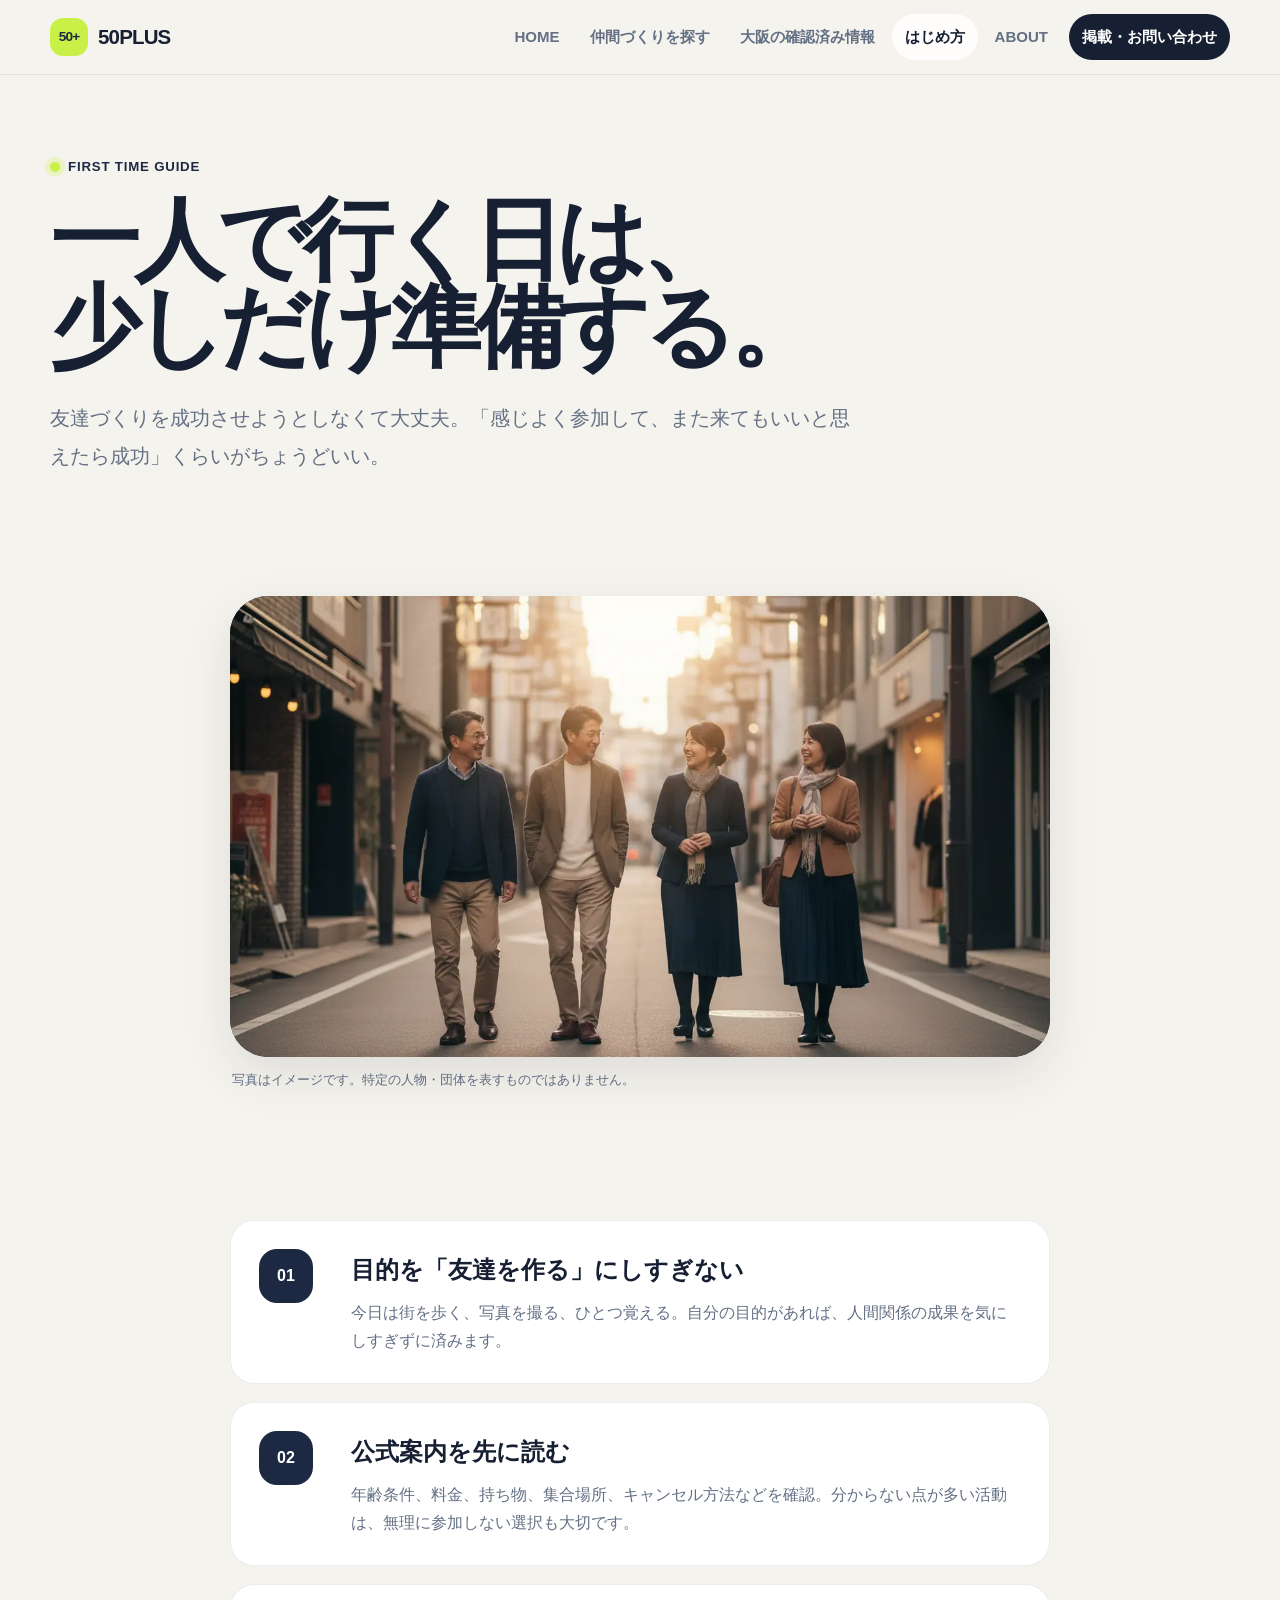
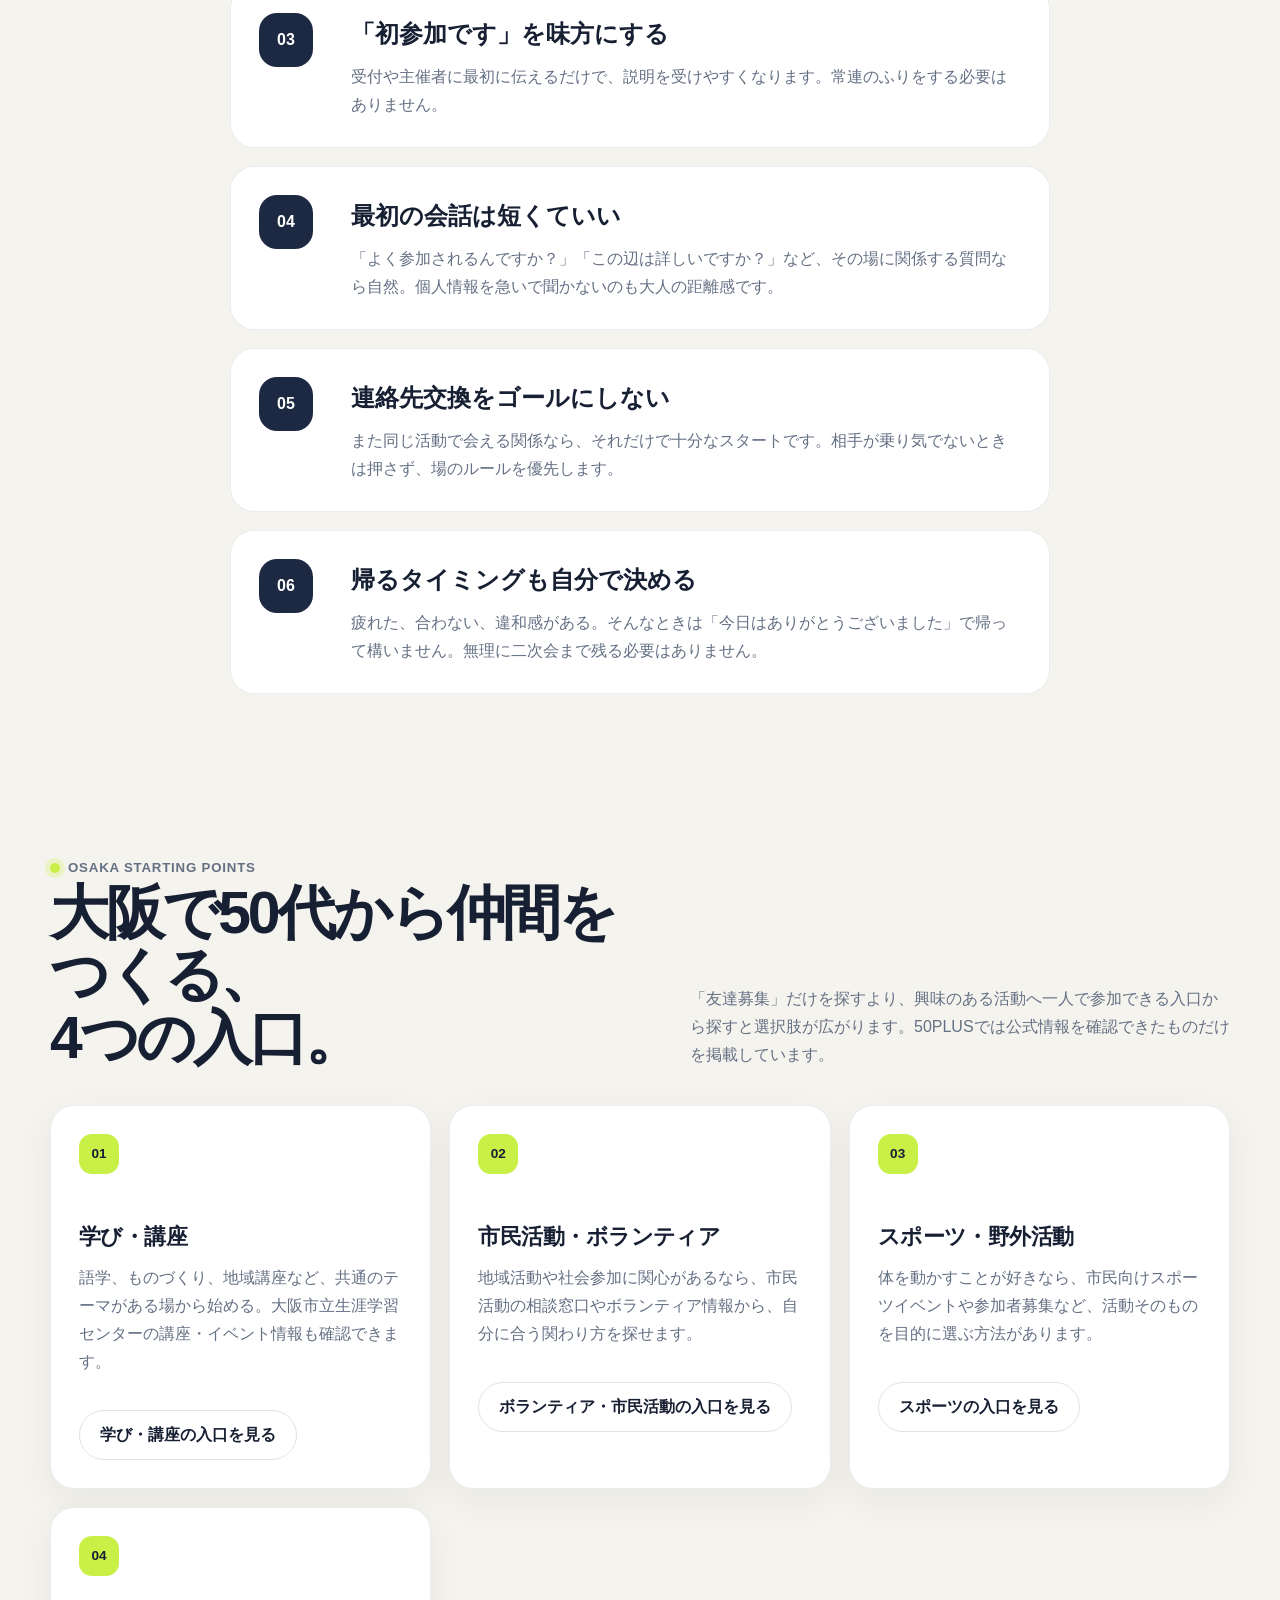
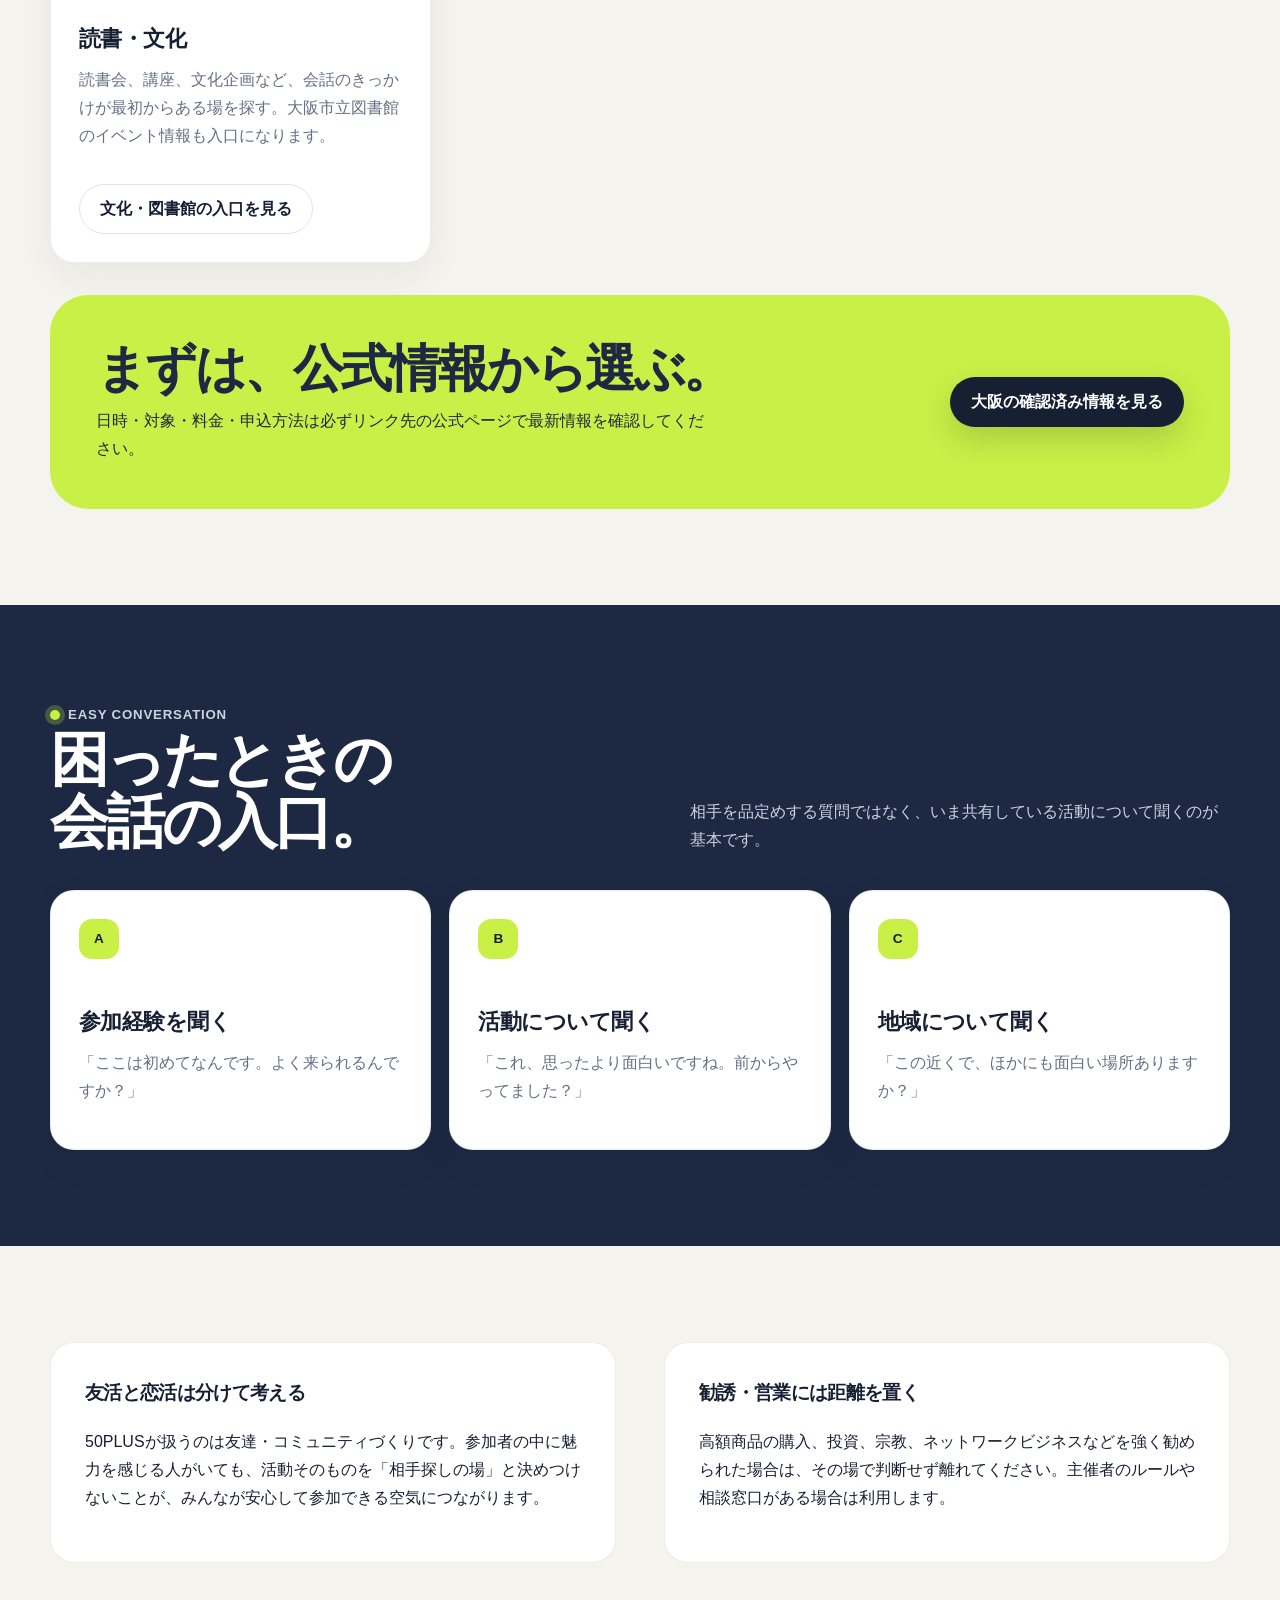
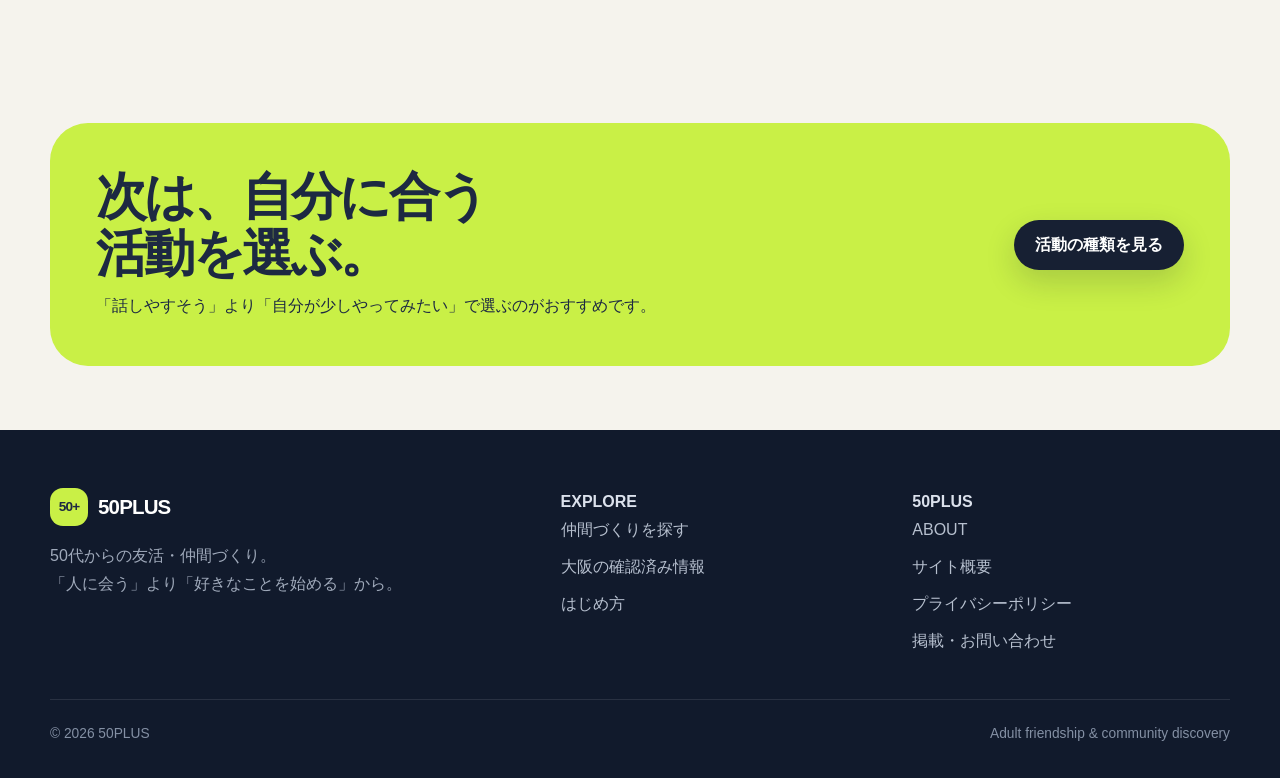
<file: guides.html>
<!doctype html>
<html lang="ja">
<head>
  <meta charset="utf-8">
  <meta name="viewport" content="width=device-width, initial-scale=1">
  <title>大阪で50代から友達・仲間をつくる方法｜50PLUS</title>
  <meta name="description" content="大阪で50代から友達・仲間をつくるための入口と、一人で活動へ参加するときの準備・会話・距離感をまとめた大人の友活ガイド。">
  <meta name="theme-color" content="#172033">
  <link rel="icon" href="assets/favicon.svg" type="image/svg+xml">
  <meta property="og:type" content="website">
  <meta property="og:locale" content="ja_JP">
  <meta property="og:site_name" content="50PLUS">
  <meta property="og:title" content="大阪で50代から友達・仲間をつくる方法｜50PLUS">
  <meta property="og:description" content="大阪で50代から友達・仲間をつくるための入口と、一人で活動へ参加するときの準備・会話・距離感をまとめた大人の友活ガイド。">
  <meta property="og:url" content="https://oosaka0123-sudo.github.io/50plus/guides.html">
  <meta property="og:image" content="https://oosaka0123-sudo.github.io/50plus/assets/media/social/og-50plus.jpg">
  <meta property="og:image:type" content="image/jpeg">
  <meta property="og:image:width" content="1200">
  <meta property="og:image:height" content="630">
  <meta property="og:image:alt" content="50PLUS｜50代からの友活・仲間づくり">
  <meta name="twitter:card" content="summary_large_image">
  <meta name="twitter:image" content="https://oosaka0123-sudo.github.io/50plus/assets/media/social/og-50plus.jpg">
  <meta name="twitter:image:alt" content="50PLUS｜50代からの友活・仲間づくり">
  <link rel="canonical" href="https://oosaka0123-sudo.github.io/50plus/guides.html">
  <link rel="stylesheet" href="assets/styles.css">
  <script defer src="assets/main.js"></script>
</head>
<body>
<a class="skip-link" href="#main">本文へ移動</a>
<header class="site-header"><div class="header-inner"><a class="brand" href="index.html"><span class="brand-mark">50+</span><span>50PLUS</span></a><button class="menu-button" type="button" aria-label="メニューを開閉" aria-expanded="false" aria-controls="site-nav" data-menu-button>☰</button><nav class="site-nav" id="site-nav" aria-label="メインナビゲーション" data-site-nav><a href="index.html">HOME</a><a href="activities.html">仲間づくりを探す</a><a href="listings.html">大阪の確認済み情報</a><a href="guides.html" aria-current="page">はじめ方</a><a href="about.html">ABOUT</a><a class="nav-cta" href="contact.html">掲載・お問い合わせ</a></nav></div></header>
<main id="main">
  <section class="page-hero"><div class="container"><p class="eyebrow">First time guide</p><h1>一人で行く日は、<br>少しだけ準備する。</h1><p class="lead">友達づくりを成功させようとしなくて大丈夫。「感じよく参加して、また来てもいいと思えたら成功」くらいがちょうどいい。</p></div></section>

  <section class="section-tight"><div class="narrow"><figure class="media-frame media-frame-wide reveal">
    <div class="media-visual"><img loading="eager" decoding="async" width="1280" height="731" src="assets/media/images/street-walk-dusk-1280.webp" srcset="assets/media/images/street-walk-dusk-640.webp 640w, assets/media/images/street-walk-dusk-1280.webp 1280w" sizes="(max-width: 820px) 100vw, 820px" alt="夕方の商店街を歩きながら話す4人"></div>
    <figcaption class="media-caption">写真はイメージです。特定の人物・団体を表すものではありません。</figcaption>
  </figure></div></section>

  <section class="section-tight"><div class="narrow"><div class="guide-stack">
    <article class="guide-card reveal"><div class="guide-index">01</div><div><h2>目的を「友達を作る」にしすぎない</h2><p>今日は街を歩く、写真を撮る、ひとつ覚える。自分の目的があれば、人間関係の成果を気にしすぎずに済みます。</p></div></article>
    <article class="guide-card reveal"><div class="guide-index">02</div><div><h2>公式案内を先に読む</h2><p>年齢条件、料金、持ち物、集合場所、キャンセル方法などを確認。分からない点が多い活動は、無理に参加しない選択も大切です。</p></div></article>
    <article class="guide-card reveal"><div class="guide-index">03</div><div><h2>「初参加です」を味方にする</h2><p>受付や主催者に最初に伝えるだけで、説明を受けやすくなります。常連のふりをする必要はありません。</p></div></article>
    <article class="guide-card reveal"><div class="guide-index">04</div><div><h2>最初の会話は短くていい</h2><p>「よく参加されるんですか？」「この辺は詳しいですか？」など、その場に関係する質問なら自然。個人情報を急いで聞かないのも大人の距離感です。</p></div></article>
    <article class="guide-card reveal"><div class="guide-index">05</div><div><h2>連絡先交換をゴールにしない</h2><p>また同じ活動で会える関係なら、それだけで十分なスタートです。相手が乗り気でないときは押さず、場のルールを優先します。</p></div></article>
    <article class="guide-card reveal"><div class="guide-index">06</div><div><h2>帰るタイミングも自分で決める</h2><p>疲れた、合わない、違和感がある。そんなときは「今日はありがとうございました」で帰って構いません。無理に二次会まで残る必要はありません。</p></div></article>
  </div></div></section>

  <section class="section"><div class="container">
    <div class="section-heading reveal"><div><p class="eyebrow">Osaka starting points</p><h2>大阪で50代から仲間をつくる、<br>4つの入口。</h2></div><p>「友達募集」だけを探すより、興味のある活動へ一人で参加できる入口から探すと選択肢が広がります。50PLUSでは公式情報を確認できたものだけを掲載しています。</p></div>
    <div class="card-grid">
      <article class="card reveal"><span class="card-number">01</span><h3>学び・講座</h3><p>語学、ものづくり、地域講座など、共通のテーマがある場から始める。大阪市立生涯学習センターの講座・イベント情報も確認できます。</p><div class="hero-actions"><a class="button button-ghost" href="learning.html">学び・講座の入口を見る</a></div></article>
      <article class="card reveal"><span class="card-number">02</span><h3>市民活動・ボランティア</h3><p>地域活動や社会参加に関心があるなら、市民活動の相談窓口やボランティア情報から、自分に合う関わり方を探せます。</p><div class="hero-actions"><a class="button button-ghost" href="volunteering.html">ボランティア・市民活動の入口を見る</a></div></article>
      <article class="card reveal"><span class="card-number">03</span><h3>スポーツ・野外活動</h3><p>体を動かすことが好きなら、市民向けスポーツイベントや参加者募集など、活動そのものを目的に選ぶ方法があります。</p><div class="hero-actions"><a class="button button-ghost" href="sports.html">スポーツの入口を見る</a></div></article>
      <article class="card reveal"><span class="card-number">04</span><h3>読書・文化</h3><p>読書会、講座、文化企画など、会話のきっかけが最初からある場を探す。大阪市立図書館のイベント情報も入口になります。</p><div class="hero-actions"><a class="button button-ghost" href="culture-library.html">文化・図書館の入口を見る</a></div></article>
    </div>
    <div class="cta-band reveal" style="margin-top:2rem"><div><h2>まずは、公式情報から選ぶ。</h2><p>日時・対象・料金・申込方法は必ずリンク先の公式ページで最新情報を確認してください。</p></div><a class="button button-primary" href="listings.html">大阪の確認済み情報を見る</a></div>
  </div></section>

  <section class="section section-dark"><div class="container"><div class="section-heading reveal"><div><p class="eyebrow">Easy conversation</p><h2>困ったときの<br>会話の入口。</h2></div><p>相手を品定めする質問ではなく、いま共有している活動について聞くのが基本です。</p></div><div class="card-grid"><article class="card reveal" style="color:var(--ink)"><span class="card-number">A</span><h3>参加経験を聞く</h3><p>「ここは初めてなんです。よく来られるんですか？」</p></article><article class="card reveal" style="color:var(--ink)"><span class="card-number">B</span><h3>活動について聞く</h3><p>「これ、思ったより面白いですね。前からやってました？」</p></article><article class="card reveal" style="color:var(--ink)"><span class="card-number">C</span><h3>地域について聞く</h3><p>「この近くで、ほかにも面白い場所ありますか？」</p></article></div></div></section>

  <section class="section"><div class="container split"><div class="panel reveal"><h3>友活と恋活は分けて考える</h3><p>50PLUSが扱うのは友達・コミュニティづくりです。参加者の中に魅力を感じる人がいても、活動そのものを「相手探しの場」と決めつけないことが、みんなが安心して参加できる空気につながります。</p></div><div class="panel reveal"><h3>勧誘・営業には距離を置く</h3><p>高額商品の購入、投資、宗教、ネットワークビジネスなどを強く勧められた場合は、その場で判断せず離れてください。主催者のルールや相談窓口がある場合は利用します。</p></div></div></section>

  <section class="section-tight"><div class="container"><div class="cta-band reveal"><div><h2>次は、自分に合う<br>活動を選ぶ。</h2><p>「話しやすそう」より「自分が少しやってみたい」で選ぶのがおすすめです。</p></div><a class="button button-primary" href="activities.html">活動の種類を見る</a></div></div></section>
</main>
<footer class="site-footer"><div class="container"><div class="footer-grid"><div><a class="brand" href="index.html"><span class="brand-mark">50+</span><span>50PLUS</span></a><p>50代からの友活・仲間づくり。<br>「人に会う」より「好きなことを始める」から。</p></div><div><strong>EXPLORE</strong><div class="footer-links"><a href="activities.html">仲間づくりを探す</a><a href="listings.html">大阪の確認済み情報</a><a href="guides.html">はじめ方</a></div></div><div><strong>50PLUS</strong><div class="footer-links"><a href="about.html">ABOUT</a><a href="site-info.html">サイト概要</a><a href="privacy-policy.html">プライバシーポリシー</a><a href="contact.html">掲載・お問い合わせ</a></div></div></div><div class="footer-bottom"><span>© <span data-current-year></span> 50PLUS</span><span>Adult friendship & community discovery</span></div></div></footer>
</body>
</html>
</file>
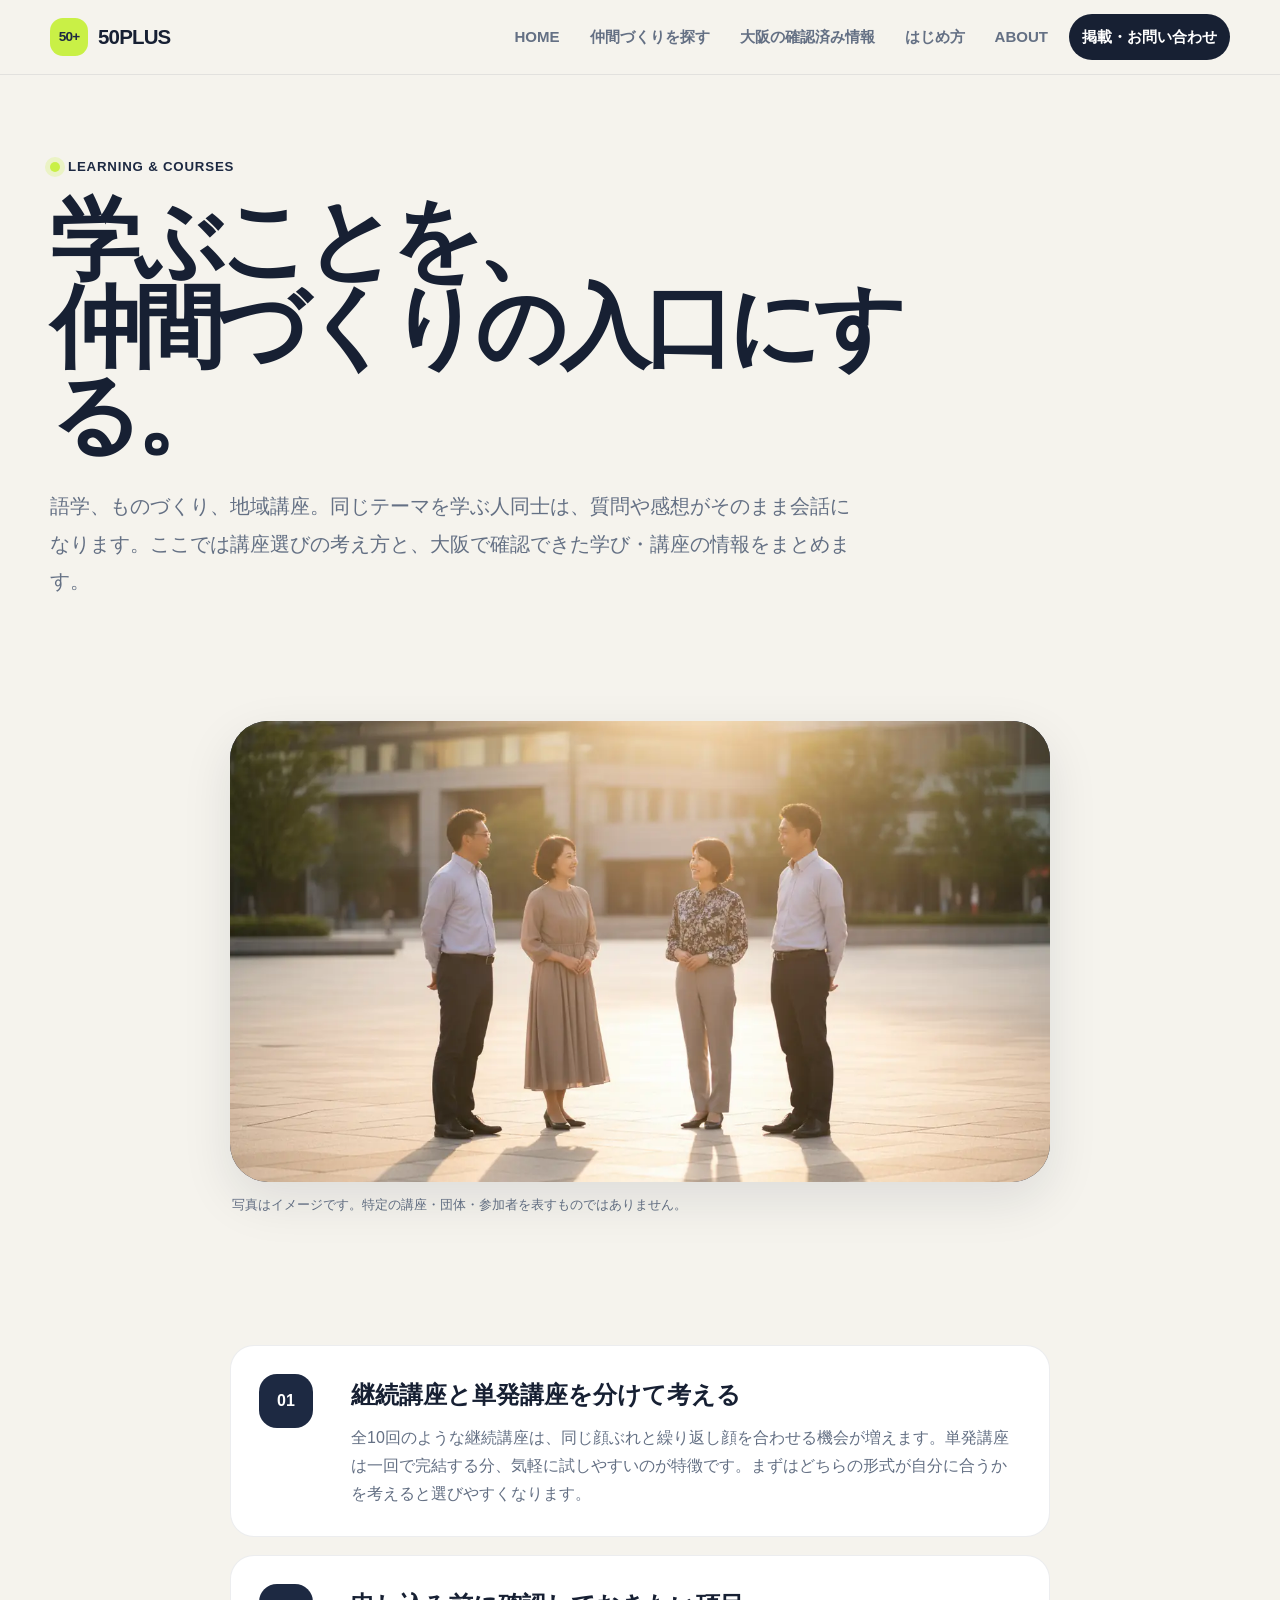
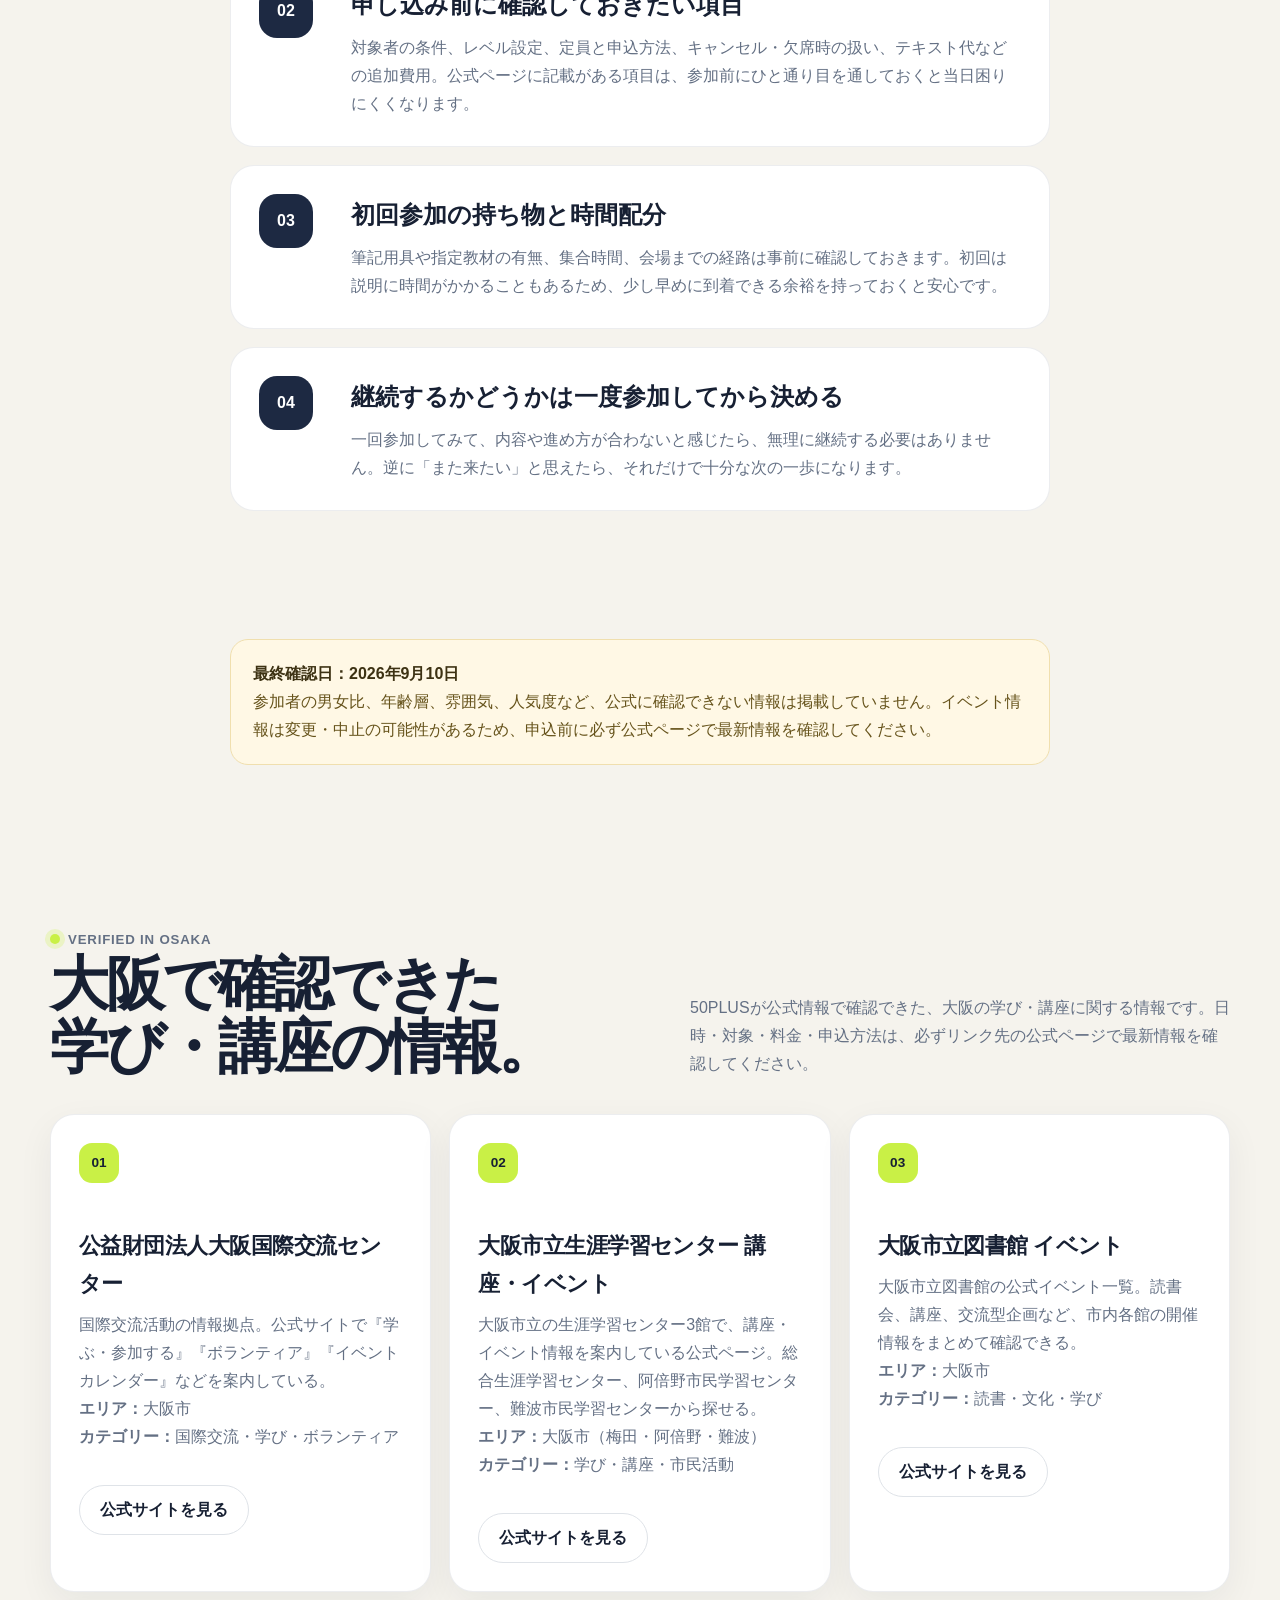
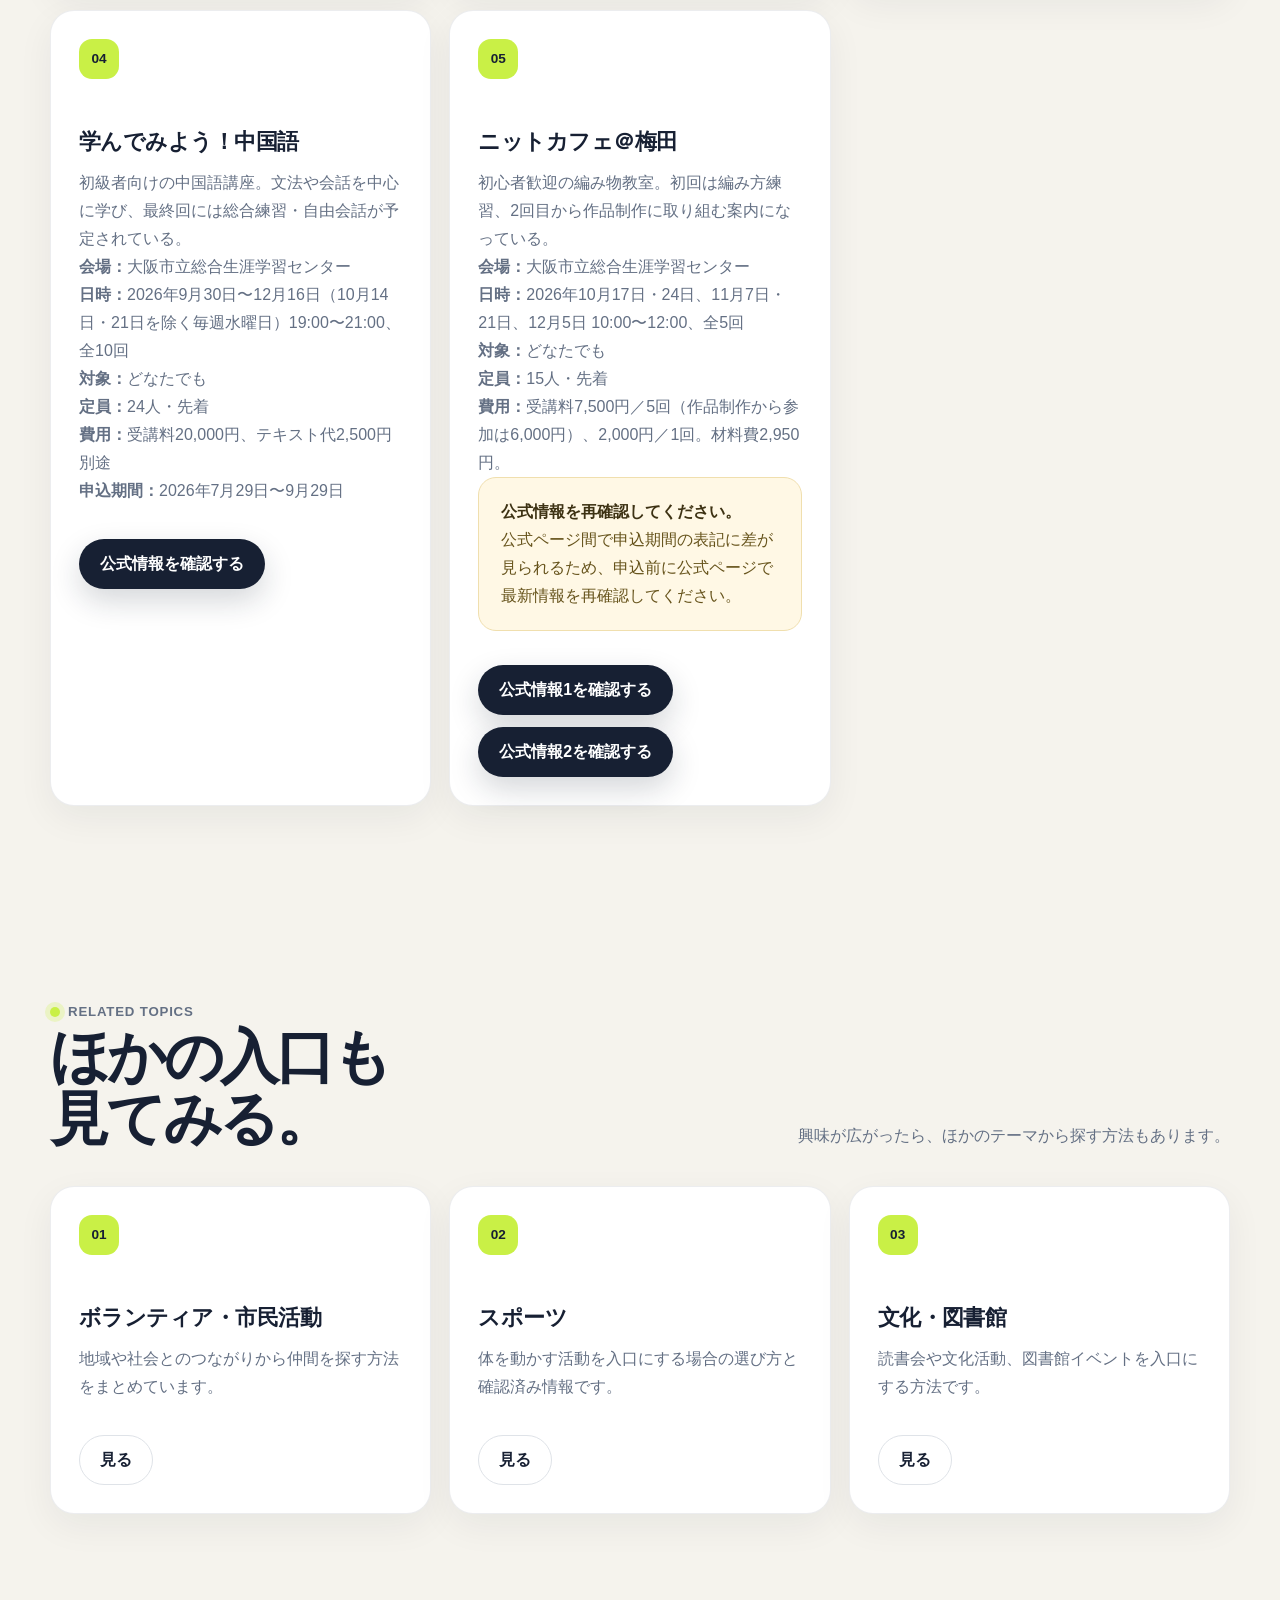
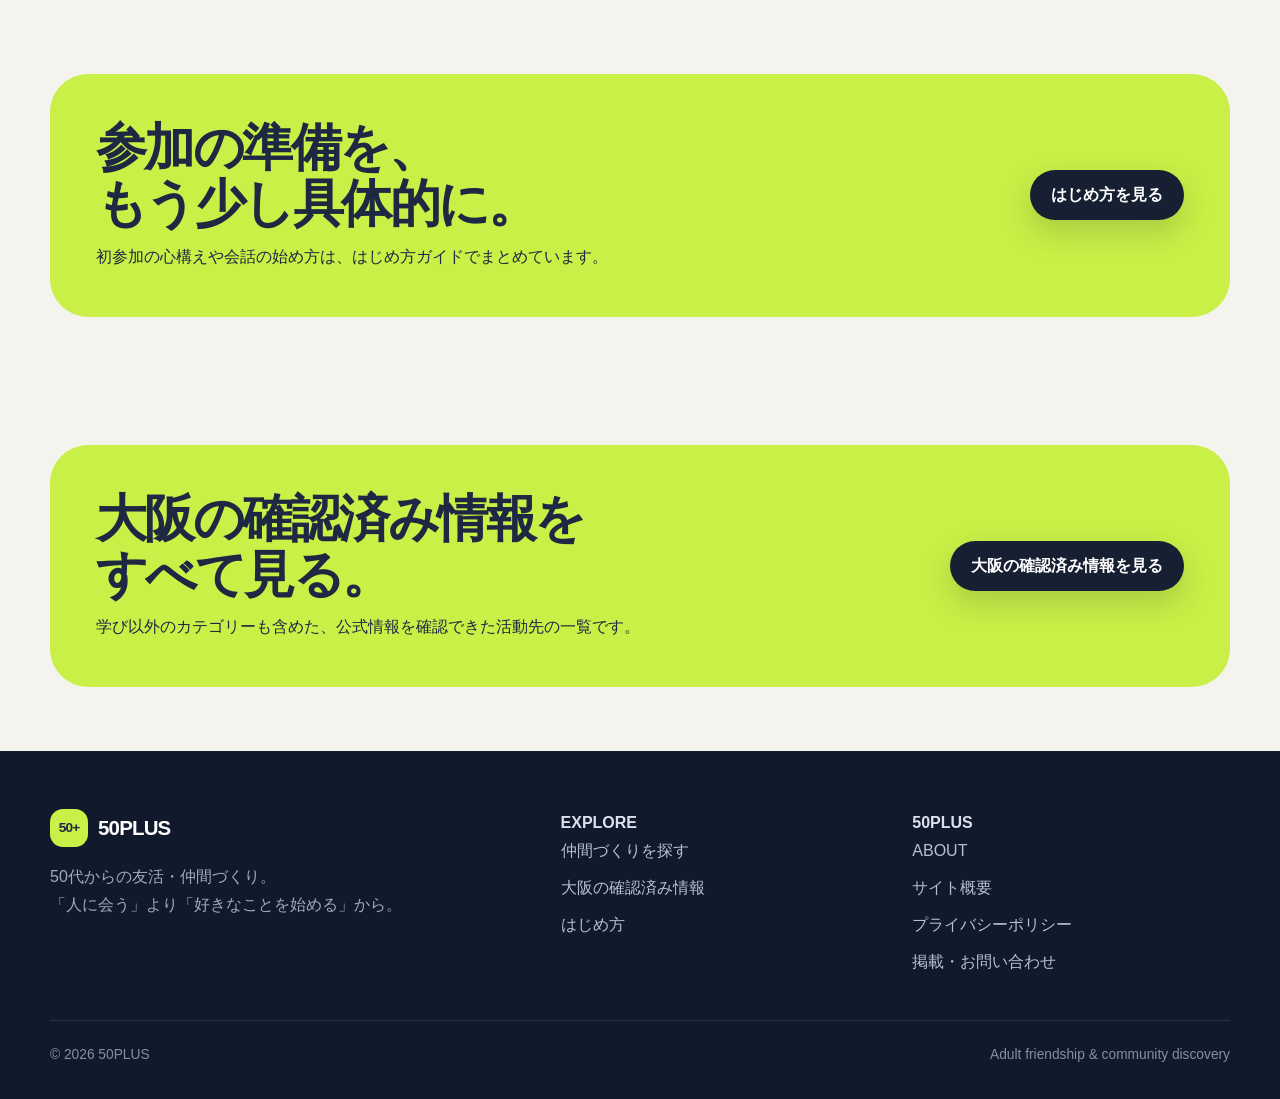
<file: learning.html>
<!doctype html>
<html lang="ja">
<head>
  <meta charset="utf-8">
  <meta name="viewport" content="width=device-width, initial-scale=1">
  <title>学び・講座から仲間をつくる｜50PLUS</title>
  <meta name="description" content="大阪の学び・講座を入口に、50代から新しい仲間を見つけるための選び方と参加準備をまとめました。確認済みの講座・情報窓口もあわせて掲載しています。">
  <meta name="theme-color" content="#172033">
  <link rel="icon" href="assets/favicon.svg" type="image/svg+xml">
  <meta property="og:type" content="website">
  <meta property="og:locale" content="ja_JP">
  <meta property="og:site_name" content="50PLUS">
  <meta property="og:title" content="学び・講座から仲間をつくる｜50PLUS">
  <meta property="og:description" content="大阪の学び・講座を入口に、50代から新しい仲間を見つけるための選び方と参加準備をまとめました。">
  <meta property="og:url" content="https://oosaka0123-sudo.github.io/50plus/learning.html">
  <meta property="og:image" content="https://oosaka0123-sudo.github.io/50plus/assets/media/social/og-50plus.jpg">
  <meta property="og:image:type" content="image/jpeg">
  <meta property="og:image:width" content="1200">
  <meta property="og:image:height" content="630">
  <meta property="og:image:alt" content="50PLUS｜50代からの友活・仲間づくり">
  <meta name="twitter:card" content="summary_large_image">
  <meta name="twitter:image" content="https://oosaka0123-sudo.github.io/50plus/assets/media/social/og-50plus.jpg">
  <meta name="twitter:image:alt" content="50PLUS｜50代からの友活・仲間づくり">
  <link rel="canonical" href="https://oosaka0123-sudo.github.io/50plus/learning.html">
  <script type="application/ld+json">
{
  "@context": "https://schema.org",
  "@type": "BreadcrumbList",
  "itemListElement": [
    {"@type": "ListItem", "position": 1, "name": "HOME", "item": "https://oosaka0123-sudo.github.io/50plus/"},
    {"@type": "ListItem", "position": 2, "name": "仲間づくりを探す", "item": "https://oosaka0123-sudo.github.io/50plus/activities.html"},
    {"@type": "ListItem", "position": 3, "name": "学び・講座", "item": "https://oosaka0123-sudo.github.io/50plus/learning.html"}
  ]
}
  </script>
  <link rel="stylesheet" href="assets/styles.css">
  <script defer src="assets/main.js"></script>
  <script defer src="assets/listings-filter.js"></script>
</head>
<body>
<a class="skip-link" href="#main">本文へ移動</a>
<header class="site-header"><div class="header-inner"><a class="brand" href="index.html"><span class="brand-mark">50+</span><span>50PLUS</span></a><button class="menu-button" type="button" aria-label="メニューを開閉" aria-expanded="false" aria-controls="site-nav" data-menu-button>☰</button><nav class="site-nav" id="site-nav" aria-label="メインナビゲーション" data-site-nav><a href="index.html">HOME</a><a href="activities.html">仲間づくりを探す</a><a href="listings.html">大阪の確認済み情報</a><a href="guides.html">はじめ方</a><a href="about.html">ABOUT</a><a class="nav-cta" href="contact.html">掲載・お問い合わせ</a></nav></div></header>
<main id="main">
  <section class="page-hero"><div class="container"><p class="eyebrow">Learning &amp; courses</p><h1>学ぶことを、<br>仲間づくりの入口にする。</h1><p class="lead">語学、ものづくり、地域講座。同じテーマを学ぶ人同士は、質問や感想がそのまま会話になります。ここでは講座選びの考え方と、大阪で確認できた学び・講座の情報をまとめます。</p></div></section>

  <section class="section-tight"><div class="narrow"><figure class="media-frame media-frame-wide reveal">
    <div class="media-visual"><img loading="eager" decoding="async" width="1280" height="731" src="assets/media/images/plaza-conversation-calm-1280.webp" srcset="assets/media/images/plaza-conversation-calm-640.webp 640w, assets/media/images/plaza-conversation-calm-1280.webp 1280w" sizes="(max-width: 820px) 100vw, 820px" alt="夕方の広場で穏やかに会話する50代の男女4人"></div>
    <figcaption class="media-caption">写真はイメージです。特定の講座・団体・参加者を表すものではありません。</figcaption>
  </figure></div></section>

  <section class="section-tight"><div class="narrow"><div class="guide-stack">
    <article class="guide-card reveal"><div class="guide-index">01</div><div><h2>継続講座と単発講座を分けて考える</h2><p>全10回のような継続講座は、同じ顔ぶれと繰り返し顔を合わせる機会が増えます。単発講座は一回で完結する分、気軽に試しやすいのが特徴です。まずはどちらの形式が自分に合うかを考えると選びやすくなります。</p></div></article>
    <article class="guide-card reveal"><div class="guide-index">02</div><div><h2>申し込み前に確認しておきたい項目</h2><p>対象者の条件、レベル設定、定員と申込方法、キャンセル・欠席時の扱い、テキスト代などの追加費用。公式ページに記載がある項目は、参加前にひと通り目を通しておくと当日困りにくくなります。</p></div></article>
    <article class="guide-card reveal"><div class="guide-index">03</div><div><h2>初回参加の持ち物と時間配分</h2><p>筆記用具や指定教材の有無、集合時間、会場までの経路は事前に確認しておきます。初回は説明に時間がかかることもあるため、少し早めに到着できる余裕を持っておくと安心です。</p></div></article>
    <article class="guide-card reveal"><div class="guide-index">04</div><div><h2>継続するかどうかは一度参加してから決める</h2><p>一回参加してみて、内容や進め方が合わないと感じたら、無理に継続する必要はありません。逆に「また来たい」と思えたら、それだけで十分な次の一歩になります。</p></div></article>
  </div></div></section>

  <!-- TOPIC_LEARNING_GENERATED_START -->
  <section class="section-tight"><div class="narrow"><div class="notice"><strong>最終確認日：2026年9月10日</strong><br>参加者の男女比、年齢層、雰囲気、人気度など、公式に確認できない情報は掲載していません。イベント情報は変更・中止の可能性があるため、申込前に必ず公式ページで最新情報を確認してください。</div></div></section>

  <section class="section" data-listing-section="topic"><div class="container"><div class="section-heading reveal"><div><p class="eyebrow">Verified in Osaka</p><h2>大阪で確認できた<br>学び・講座の情報。</h2></div><p>50PLUSが公式情報で確認できた、大阪の学び・講座に関する情報です。日時・対象・料金・申込方法は、必ずリンク先の公式ページで最新情報を確認してください。</p></div><div class="card-grid">
    <article class="card reveal" data-listing-card data-kind="resource" data-category="国際交流・学び・ボランティア"><span class="card-number">01</span><h3>公益財団法人大阪国際交流センター</h3><p>国際交流活動の情報拠点。公式サイトで『学ぶ・参加する』『ボランティア』『イベントカレンダー』などを案内している。</p><p><strong>エリア：</strong>大阪市</p><p><strong>カテゴリー：</strong>国際交流・学び・ボランティア</p><div class="hero-actions"><a class="button button-ghost" href="https://www.ih-osaka.or.jp/" target="_blank" rel="noopener">公式サイトを見る</a></div></article>
    <article class="card reveal" data-listing-card data-kind="resource" data-category="学び・講座・市民活動"><span class="card-number">02</span><h3>大阪市立生涯学習センター 講座・イベント</h3><p>大阪市立の生涯学習センター3館で、講座・イベント情報を案内している公式ページ。総合生涯学習センター、阿倍野市民学習センター、難波市民学習センターから探せる。</p><p><strong>エリア：</strong>大阪市（梅田・阿倍野・難波）</p><p><strong>カテゴリー：</strong>学び・講座・市民活動</p><div class="hero-actions"><a class="button button-ghost" href="https://osakademanabu.com/event/" target="_blank" rel="noopener">公式サイトを見る</a></div></article>
    <article class="card reveal" data-listing-card data-kind="resource" data-category="読書・文化・学び"><span class="card-number">03</span><h3>大阪市立図書館 イベント</h3><p>大阪市立図書館の公式イベント一覧。読書会、講座、交流型企画など、市内各館の開催情報をまとめて確認できる。</p><p><strong>エリア：</strong>大阪市</p><p><strong>カテゴリー：</strong>読書・文化・学び</p><div class="hero-actions"><a class="button button-ghost" href="https://www.oml.city.osaka.lg.jp/page/event.html" target="_blank" rel="noopener">公式サイトを見る</a></div></article>
    <article class="card reveal" style="color:var(--ink)" data-listing-card data-kind="event" data-category="語学・学び" data-start-date="2026-09-30" data-end-date="2026-12-16" data-occurrence-dates="2026-09-30,2026-10-07,2026-10-28,2026-11-04,2026-11-11,2026-11-18,2026-11-25,2026-12-02,2026-12-09,2026-12-16"><span class="card-number">04</span><h3>学んでみよう！中国語</h3><p>初級者向けの中国語講座。文法や会話を中心に学び、最終回には総合練習・自由会話が予定されている。</p><p><strong>会場：</strong>大阪市立総合生涯学習センター</p><p><strong>日時：</strong>2026年9月30日〜12月16日（10月14日・21日を除く毎週水曜日）19:00〜21:00、全10回</p><p><strong>対象：</strong>どなたでも</p><p><strong>定員：</strong>24人・先着</p><p><strong>費用：</strong>受講料20,000円、テキスト代2,500円別途</p><p><strong>申込期間：</strong>2026年7月29日〜9月29日</p><div class="hero-actions"><a class="button button-primary" href="https://www.manabi.city.osaka.lg.jp/yoyaku/KozaEventDetailInfo.html?janru=18&amp;jigyo_cd=86992&amp;searchmode=2" target="_blank" rel="noopener">公式情報を確認する</a></div></article>
    <article class="card reveal" style="color:var(--ink)" data-listing-card data-kind="event" data-category="手芸・ものづくり" data-start-date="2026-10-17" data-end-date="2026-12-05" data-occurrence-dates="2026-10-17,2026-10-24,2026-11-07,2026-11-21,2026-12-05"><span class="card-number">05</span><h3>ニットカフェ＠梅田</h3><p>初心者歓迎の編み物教室。初回は編み方練習、2回目から作品制作に取り組む案内になっている。</p><p><strong>会場：</strong>大阪市立総合生涯学習センター</p><p><strong>日時：</strong>2026年10月17日・24日、11月7日・21日、12月5日 10:00〜12:00、全5回</p><p><strong>対象：</strong>どなたでも</p><p><strong>定員：</strong>15人・先着</p><p><strong>費用：</strong>受講料7,500円／5回（作品制作から参加は6,000円）、2,000円／1回。材料費2,950円。</p><div class="notice"><strong>公式情報を再確認してください。</strong><br>公式ページ間で申込期間の表記に差が見られるため、申込前に公式ページで最新情報を再確認してください。</div><div class="hero-actions"><a class="button button-primary" href="https://www.manabi.city.osaka.lg.jp/yoyaku/KozaEventDetailInfo.html?jigyo_cd=87320" target="_blank" rel="noopener">公式情報1を確認する</a><a class="button button-primary" href="https://osakademanabu.com/umeda/" target="_blank" rel="noopener">公式情報2を確認する</a></div></article>
    <article class="card reveal" style="color:var(--ink)" data-listing-card data-kind="event" data-category="ヨガ・読書" data-start-date="2026-10-03" data-end-date="2026-10-03" data-occurrence-dates="2026-10-03"><span class="card-number">06</span><h3>読書前のヨガ・タイム</h3><p>いすを使ったヨガの後、司書がおすすめの本を紹介する30分の催し。</p><p><strong>会場：</strong>城東図書館 多目的室</p><p><strong>日時：</strong>2026年10月3日（土曜日）11:00〜11:30</p><p><strong>対象：</strong>どなたでも</p><p><strong>定員：</strong>10名・当日先着順</p><div class="hero-actions"><a class="button button-primary" href="https://www.oml.city.osaka.lg.jp/key/2026/66_2026090601.html" target="_blank" rel="noopener">公式情報を確認する</a></div></article>
    <article class="card reveal" style="color:var(--ink)" data-listing-card data-kind="event" data-category="読書・文化" data-start-date="2026-10-09" data-end-date="2026-10-09" data-occurrence-dates="2026-10-09"><span class="card-number">07</span><h3>読書会『憑神』</h3><p>課題図書『憑神』（浅田次郎／著）を事前に読み、参加者同士で感想を語り合う読書会。</p><p><strong>会場：</strong>鶴見図書館 多目的室</p><p><strong>日時：</strong>2026年10月9日（金曜日）10:15〜12:00</p><p><strong>対象：</strong>どなたでも</p><p><strong>定員：</strong>20人・事前申込先着順</p><p><strong>費用：</strong>無料</p><div class="hero-actions"><a class="button button-primary" href="https://www.oml.city.osaka.lg.jp/key/2026/67_2026090103.html" target="_blank" rel="noopener">公式情報を確認する</a></div></article>
    <article class="card reveal" style="color:var(--ink)" data-listing-card data-kind="event" data-category="読書・交流" data-start-date="2026-10-31" data-end-date="2026-10-31" data-occurrence-dates="2026-10-31"><span class="card-number">08</span><h3>小さな読書交流会-わたしの1冊、あなたの1冊-</h3><p>「ジェンダー」「生き方」「多様性」をテーマにおすすめ本を1冊持ち寄って紹介し合う読書交流会。見学のみの参加は申込不要。</p><p><strong>会場：</strong>天王寺図書館 2階 集会室</p><p><strong>日時：</strong>2026年10月31日（土曜日）10:30〜12:00</p><p><strong>対象：</strong>どなたでも</p><p><strong>定員：</strong>8名・事前申込先着順</p><p><strong>申込期間：</strong>2026年9月1日10:00〜10月30日17:00（見学のみ申込不要）</p><div class="hero-actions"><a class="button button-primary" href="https://www.oml.city.osaka.lg.jp/key/2026/58_2026090102.html" target="_blank" rel="noopener">公式情報を確認する</a></div></article>
  </div></div></section>
  <!-- TOPIC_LEARNING_GENERATED_END -->

  <section class="section"><div class="container"><div class="section-heading reveal"><div><p class="eyebrow">Related topics</p><h2>ほかの入口も<br>見てみる。</h2></div><p>興味が広がったら、ほかのテーマから探す方法もあります。</p></div><div class="card-grid">
    <article class="card reveal"><span class="card-number">01</span><h3>ボランティア・市民活動</h3><p>地域や社会とのつながりから仲間を探す方法をまとめています。</p><div class="hero-actions"><a class="button button-ghost" href="volunteering.html">見る</a></div></article>
    <article class="card reveal"><span class="card-number">02</span><h3>スポーツ</h3><p>体を動かす活動を入口にする場合の選び方と確認済み情報です。</p><div class="hero-actions"><a class="button button-ghost" href="sports.html">見る</a></div></article>
    <article class="card reveal"><span class="card-number">03</span><h3>文化・図書館</h3><p>読書会や文化活動、図書館イベントを入口にする方法です。</p><div class="hero-actions"><a class="button button-ghost" href="culture-library.html">見る</a></div></article>
  </div></div></section>

  <section class="section-tight"><div class="container"><div class="cta-band reveal"><div><h2>参加の準備を、<br>もう少し具体的に。</h2><p>初参加の心構えや会話の始め方は、はじめ方ガイドでまとめています。</p></div><a class="button button-primary" href="guides.html">はじめ方を見る</a></div></div></section>

  <section class="section-tight"><div class="container"><div class="cta-band reveal"><div><h2>大阪の確認済み情報を<br>すべて見る。</h2><p>学び以外のカテゴリーも含めた、公式情報を確認できた活動先の一覧です。</p></div><a class="button button-primary" href="listings.html">大阪の確認済み情報を見る</a></div></div></section>
</main>
<footer class="site-footer"><div class="container"><div class="footer-grid"><div><a class="brand" href="index.html"><span class="brand-mark">50+</span><span>50PLUS</span></a><p>50代からの友活・仲間づくり。<br>「人に会う」より「好きなことを始める」から。</p></div><div><strong>EXPLORE</strong><div class="footer-links"><a href="activities.html">仲間づくりを探す</a><a href="listings.html">大阪の確認済み情報</a><a href="guides.html">はじめ方</a></div></div><div><strong>50PLUS</strong><div class="footer-links"><a href="about.html">ABOUT</a><a href="site-info.html">サイト概要</a><a href="privacy-policy.html">プライバシーポリシー</a><a href="contact.html">掲載・お問い合わせ</a></div></div></div><div class="footer-bottom"><span>© <span data-current-year></span> 50PLUS</span><span>Adult friendship & community discovery</span></div></div></footer>
</body>
</html>
</file>
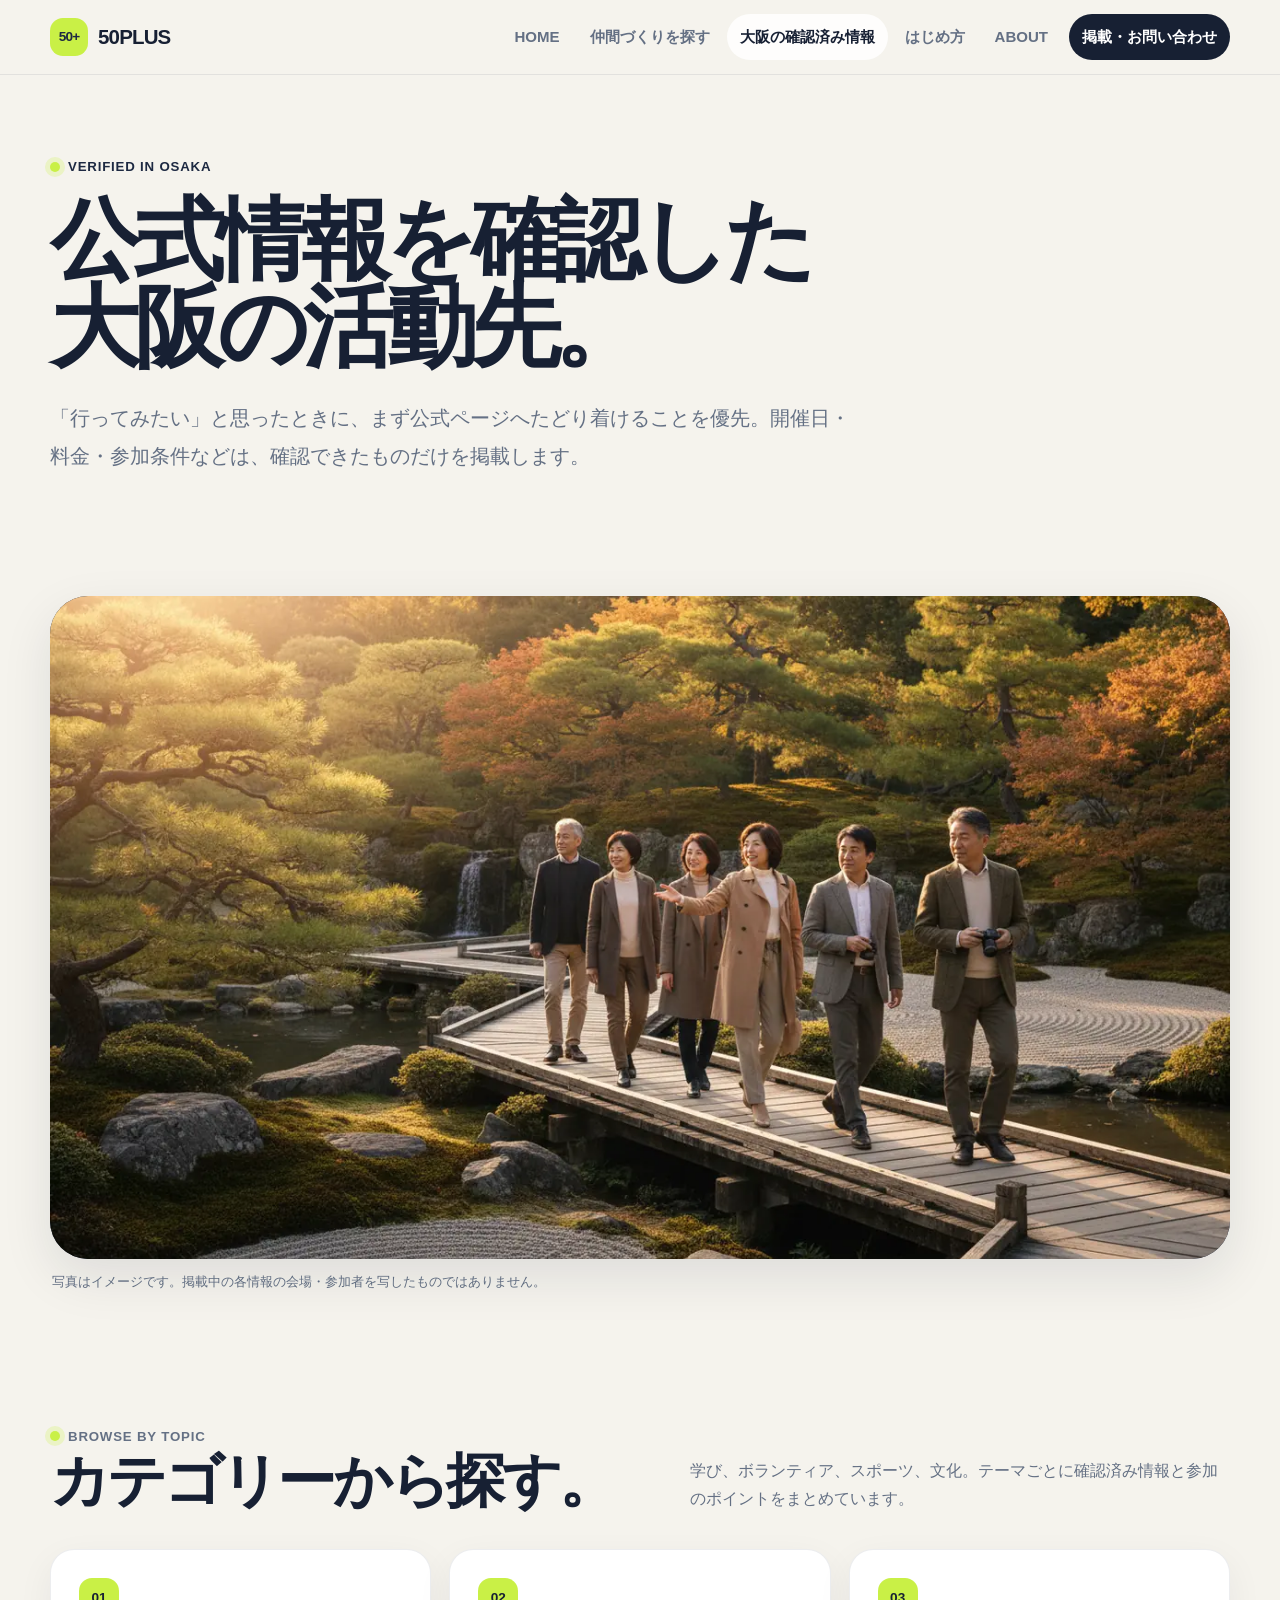
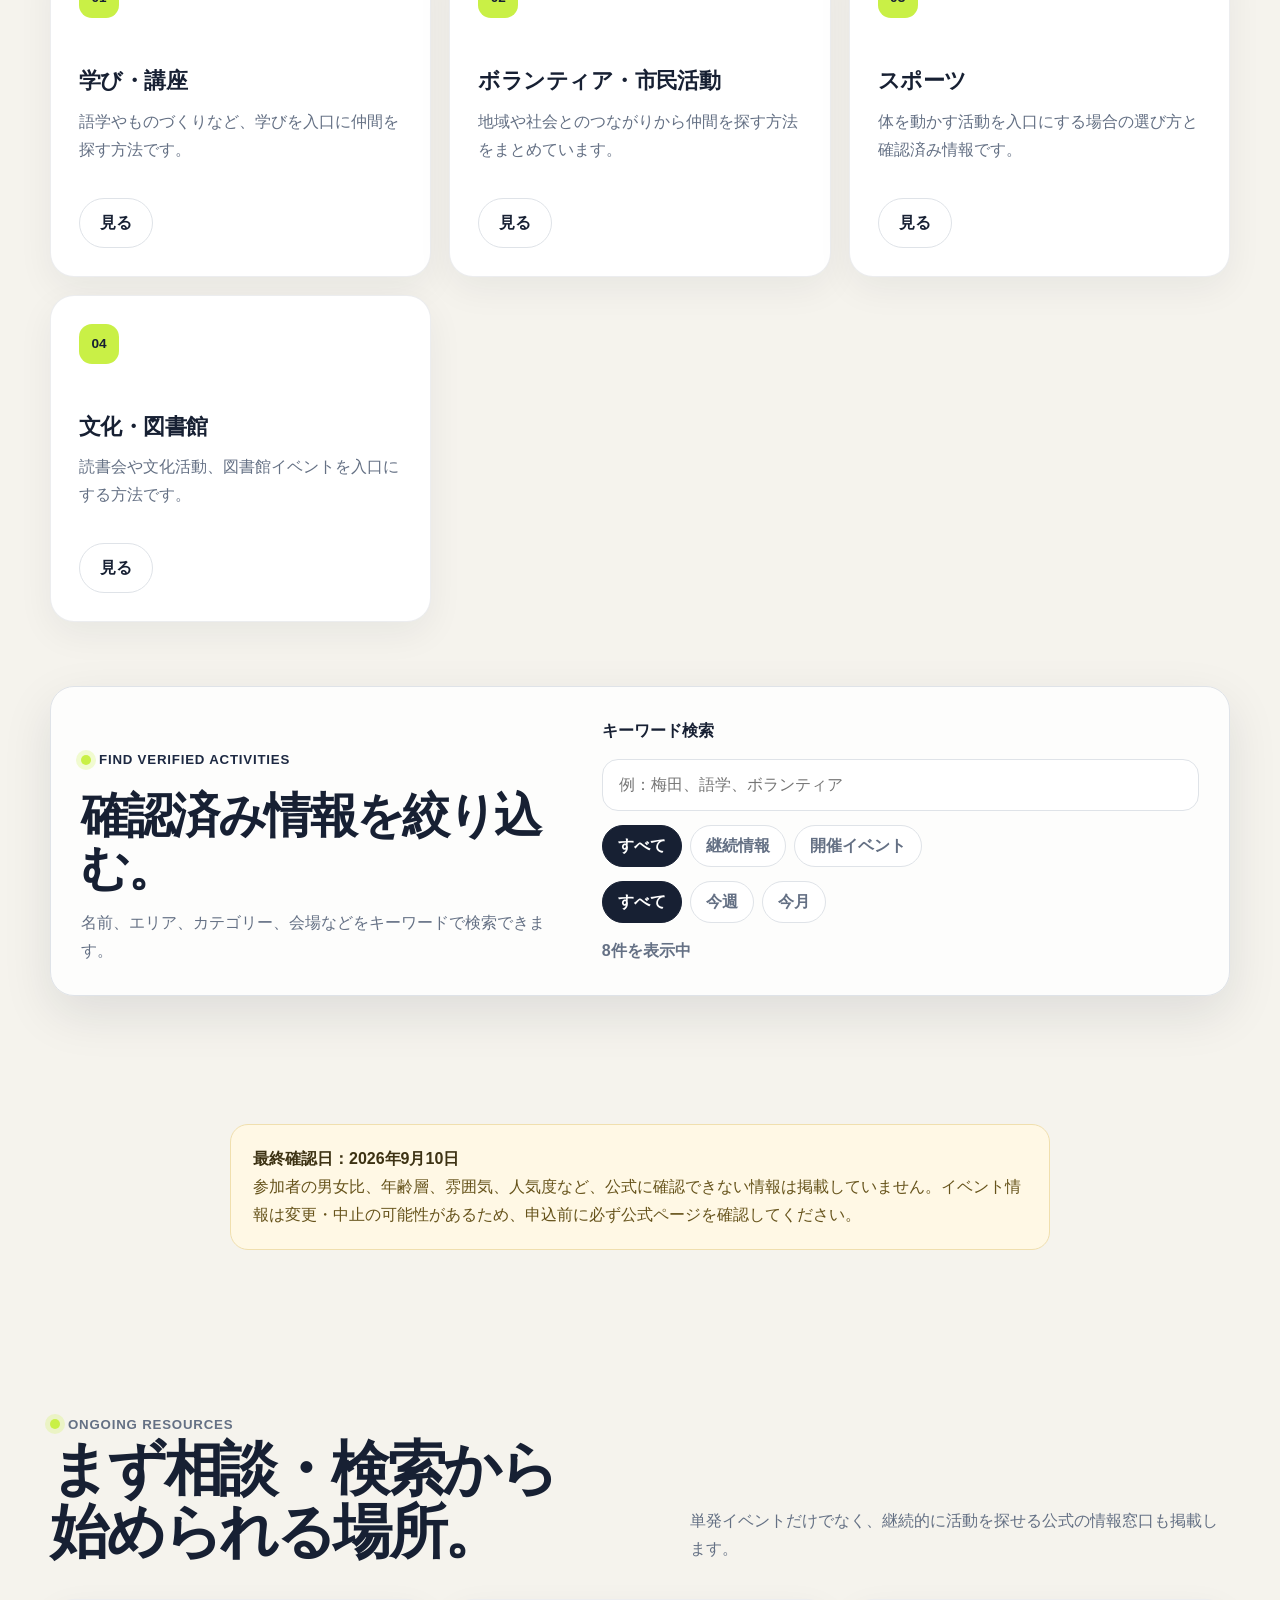
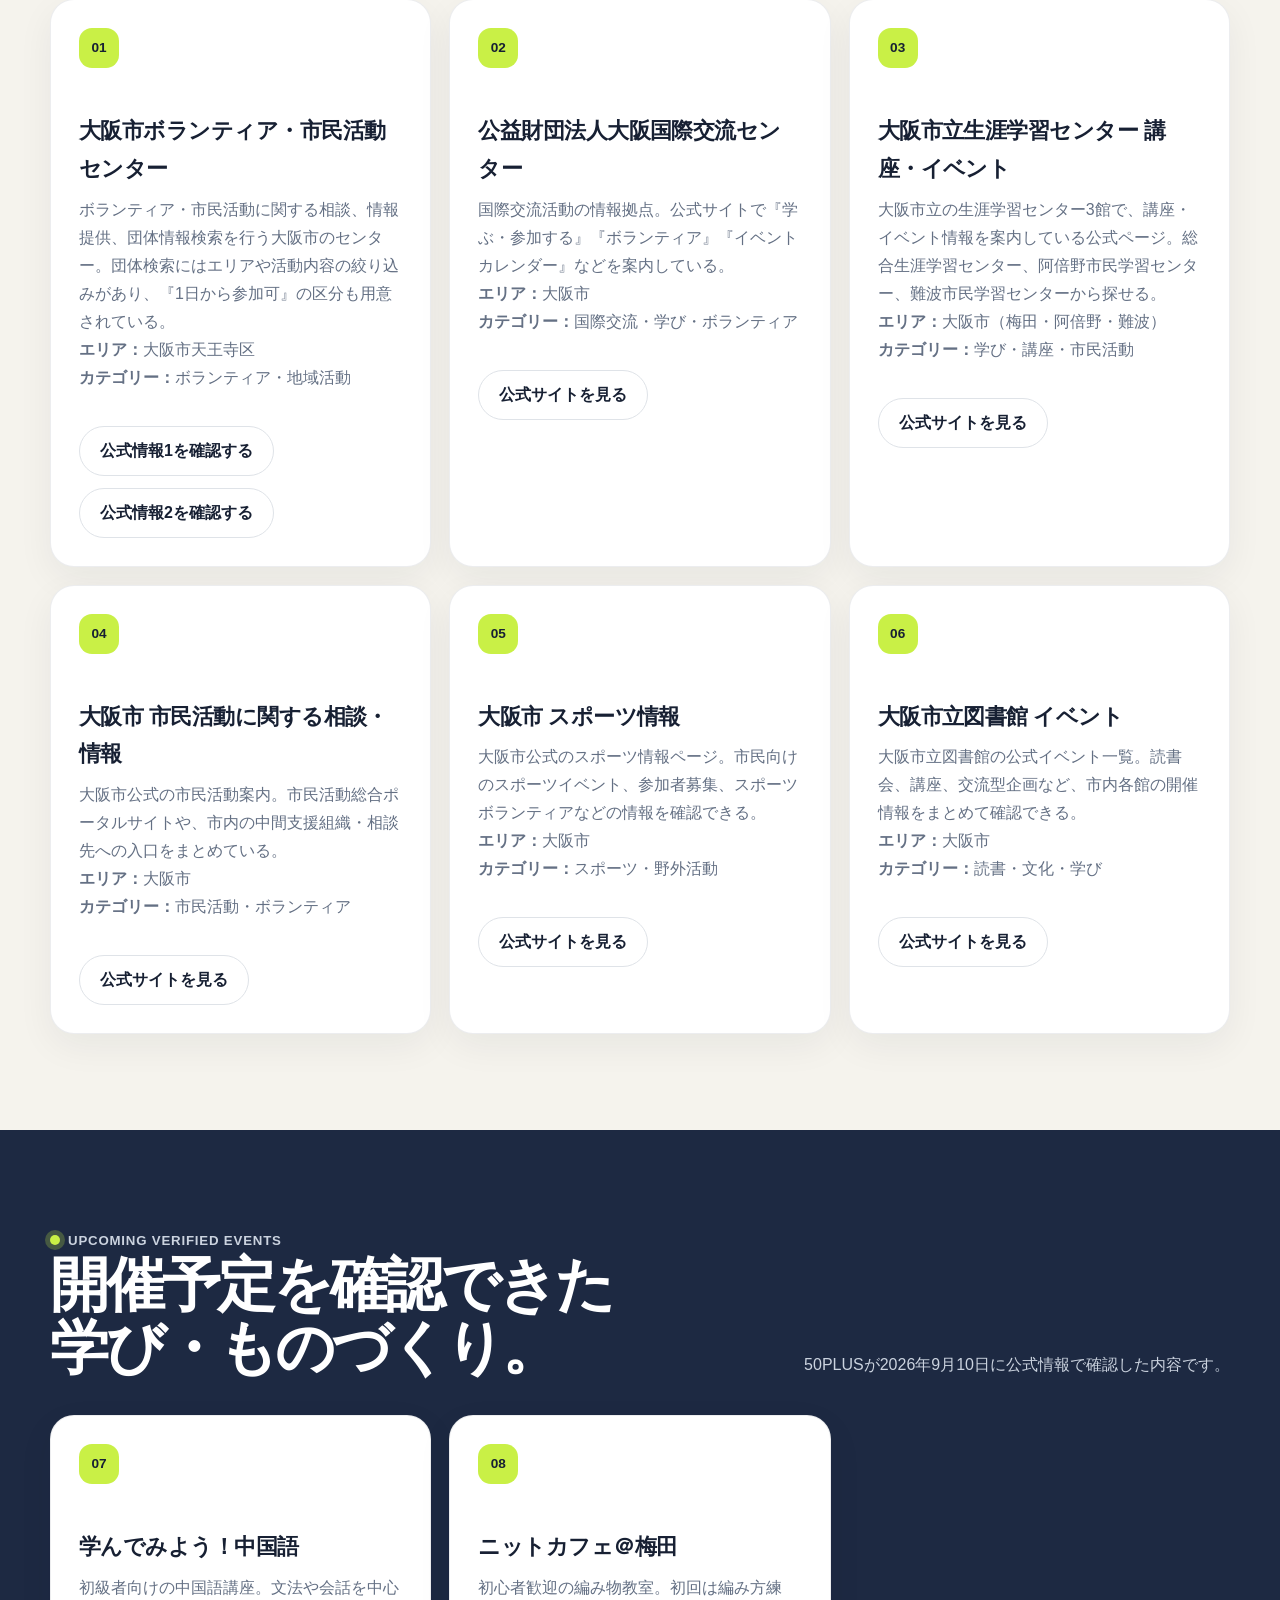
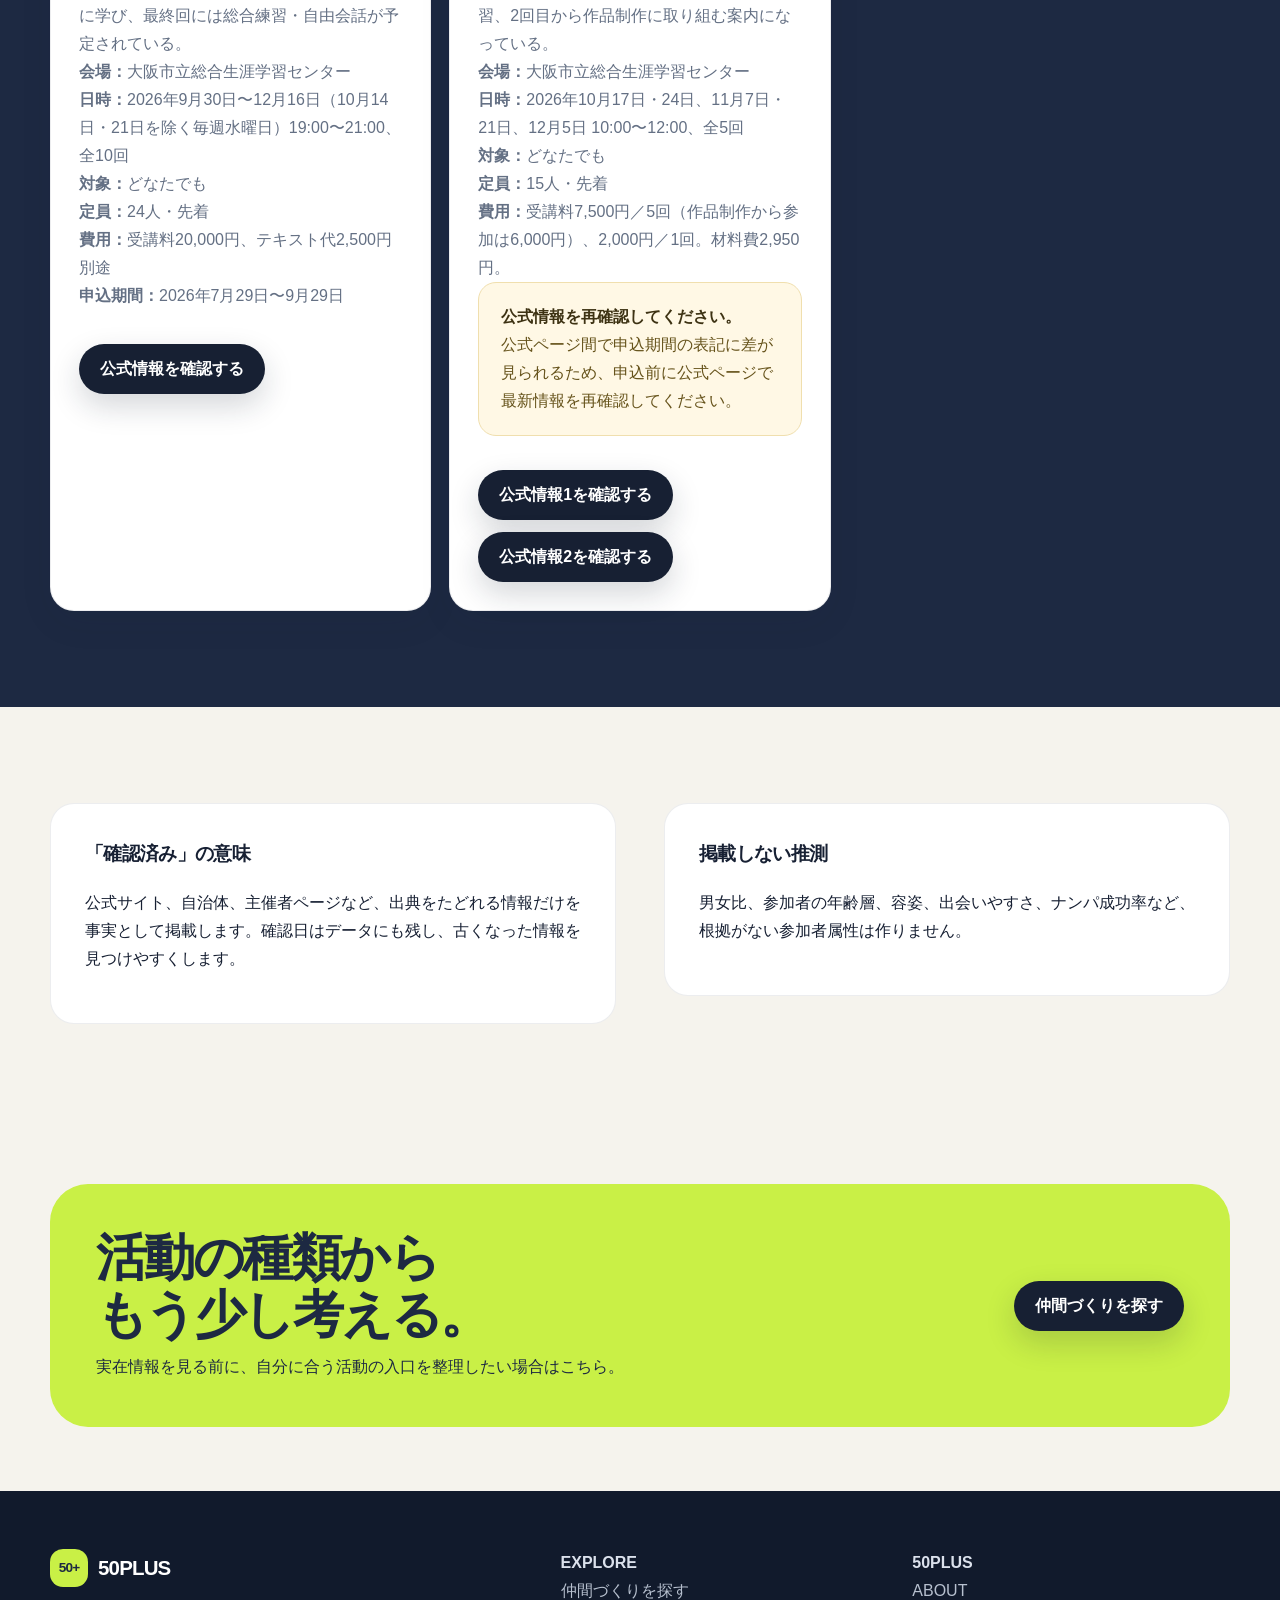
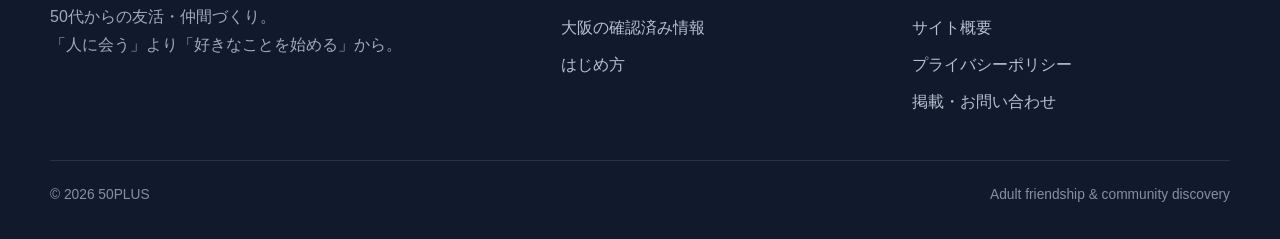
<file: listings.html>
<!doctype html>
<html lang="ja">
<head>
  <meta charset="utf-8">
  <meta name="viewport" content="width=device-width, initial-scale=1">
  <title>大阪の確認済み情報｜50PLUS</title>
  <meta name="description" content="50PLUSが公式情報を確認した、大阪の学び・ボランティア・ものづくりなどの活動情報。確認日と公式出典を明記しています。">
  <meta name="theme-color" content="#172033">
  <link rel="icon" href="assets/favicon.svg" type="image/svg+xml">
  <meta property="og:type" content="website">
  <meta property="og:locale" content="ja_JP">
  <meta property="og:site_name" content="50PLUS">
  <meta property="og:title" content="大阪の確認済み情報｜50PLUS">
  <meta property="og:description" content="公式情報を確認した大阪の活動情報を、確認日と出典付きで紹介します。">
  <meta property="og:url" content="https://oosaka0123-sudo.github.io/50plus/listings.html">
  <meta property="og:image" content="https://oosaka0123-sudo.github.io/50plus/assets/media/social/og-50plus.jpg">
  <meta property="og:image:type" content="image/jpeg">
  <meta property="og:image:width" content="1200">
  <meta property="og:image:height" content="630">
  <meta property="og:image:alt" content="50PLUS｜50代からの友活・仲間づくり">
  <meta name="twitter:card" content="summary_large_image">
  <meta name="twitter:image" content="https://oosaka0123-sudo.github.io/50plus/assets/media/social/og-50plus.jpg">
  <meta name="twitter:image:alt" content="50PLUS｜50代からの友活・仲間づくり">
  <link rel="canonical" href="https://oosaka0123-sudo.github.io/50plus/listings.html">
  <link rel="stylesheet" href="assets/styles.css">
  <link rel="stylesheet" href="assets/listings.css">
  <script defer src="assets/main.js"></script>
  <script defer src="assets/listings-filter.js"></script>
</head>
<body>
<a class="skip-link" href="#main">本文へ移動</a>
<header class="site-header"><div class="header-inner"><a class="brand" href="index.html"><span class="brand-mark">50+</span><span>50PLUS</span></a><button class="menu-button" type="button" aria-label="メニューを開閉" aria-expanded="false" aria-controls="site-nav" data-menu-button>☰</button><nav class="site-nav" id="site-nav" aria-label="メインナビゲーション" data-site-nav><a href="index.html">HOME</a><a href="activities.html">仲間づくりを探す</a><a href="listings.html" aria-current="page">大阪の確認済み情報</a><a href="guides.html">はじめ方</a><a href="about.html">ABOUT</a><a class="nav-cta" href="contact.html">掲載・お問い合わせ</a></nav></div></header>
<main id="main">
  <section class="page-hero"><div class="container"><p class="eyebrow">Verified in Osaka</p><h1>公式情報を確認した<br>大阪の活動先。</h1><p class="lead">「行ってみたい」と思ったときに、まず公式ページへたどり着けることを優先。開催日・料金・参加条件などは、確認できたものだけを掲載します。</p></div></section>

  <section class="section-tight"><div class="container"><figure class="media-frame media-frame-wide reveal">
    <div class="media-visual"><img loading="lazy" decoding="async" width="1280" height="731" src="assets/media/images/garden-autumn-walk-1280.webp" srcset="assets/media/images/garden-autumn-walk-640.webp 640w, assets/media/images/garden-autumn-walk-1280.webp 1280w" sizes="100vw" alt="紅葉の日本庭園を歩く6人"></div>
    <figcaption class="media-caption">写真はイメージです。掲載中の各情報の会場・参加者を写したものではありません。</figcaption>
  </figure></div></section>

  <section class="section-tight"><div class="container"><div class="section-heading reveal"><div><p class="eyebrow">Browse by topic</p><h2>カテゴリーから探す。</h2></div><p>学び、ボランティア、スポーツ、文化。テーマごとに確認済み情報と参加のポイントをまとめています。</p></div><div class="card-grid">
    <article class="card reveal"><span class="card-number">01</span><h3>学び・講座</h3><p>語学やものづくりなど、学びを入口に仲間を探す方法です。</p><div class="hero-actions"><a class="button button-ghost" href="learning.html">見る</a></div></article>
    <article class="card reveal"><span class="card-number">02</span><h3>ボランティア・市民活動</h3><p>地域や社会とのつながりから仲間を探す方法をまとめています。</p><div class="hero-actions"><a class="button button-ghost" href="volunteering.html">見る</a></div></article>
    <article class="card reveal"><span class="card-number">03</span><h3>スポーツ</h3><p>体を動かす活動を入口にする場合の選び方と確認済み情報です。</p><div class="hero-actions"><a class="button button-ghost" href="sports.html">見る</a></div></article>
    <article class="card reveal"><span class="card-number">04</span><h3>文化・図書館</h3><p>読書会や文化活動、図書館イベントを入口にする方法です。</p><div class="hero-actions"><a class="button button-ghost" href="culture-library.html">見る</a></div></article>
  </div></div></section>

  <!-- VERIFIED_LISTINGS_GENERATED_START -->
  <section class="section-tight listings-tools" data-listing-filters aria-labelledby="listing-filter-title"><div class="container"><div class="listing-filter-panel"><div class="listing-filter-copy"><p class="eyebrow">Find verified activities</p><h2 id="listing-filter-title">確認済み情報を絞り込む。</h2><p>名前、エリア、カテゴリー、会場などをキーワードで検索できます。</p></div><div class="listing-filter-controls"><label class="listing-search-label" for="listing-search">キーワード検索</label><input class="listing-search-input" id="listing-search" type="search" placeholder="例：梅田、語学、ボランティア" autocomplete="off" data-listing-search><div class="listing-kind-filter" role="group" aria-label="情報の種類"><button class="listing-filter-button is-active" type="button" data-listing-kind="all" aria-pressed="true">すべて</button><button class="listing-filter-button" type="button" data-listing-kind="resource" aria-pressed="false">継続情報</button><button class="listing-filter-button" type="button" data-listing-kind="event" aria-pressed="false">開催イベント</button></div><div class="listing-kind-filter" role="group" aria-label="開催時期"><button class="listing-filter-button is-active" type="button" data-listing-period="all" aria-pressed="true">すべて</button><button class="listing-filter-button" type="button" data-listing-period="week" aria-pressed="false">今週</button><button class="listing-filter-button" type="button" data-listing-period="month" aria-pressed="false">今月</button></div><p class="listing-result-count" aria-live="polite" data-listing-count>12件を表示中</p><p class="listing-empty" hidden data-listing-empty>条件に合う確認済み情報はありません。検索語や種類を変えてください。</p></div></div></div></section>

  <section class="section-tight"><div class="narrow"><div class="notice"><strong>最終確認日：2026年9月10日</strong><br>参加者の男女比、年齢層、雰囲気、人気度など、公式に確認できない情報は掲載していません。イベント情報は変更・中止の可能性があるため、申込前に必ず公式ページを確認してください。</div></div></section>

  <section class="section" data-listing-section="resource"><div class="container"><div class="section-heading reveal"><div><p class="eyebrow">Ongoing resources</p><h2>まず相談・検索から<br>始められる場所。</h2></div><p>単発イベントだけでなく、継続的に活動を探せる公式の情報窓口も掲載します。</p></div><div class="card-grid">
    <article class="card reveal" data-listing-card data-kind="resource" data-category="ボランティア・地域活動"><span class="card-number">01</span><h3>大阪市ボランティア・市民活動センター</h3><p>ボランティア・市民活動に関する相談、情報提供、団体情報検索を行う大阪市のセンター。団体検索にはエリアや活動内容の絞り込みがあり、『1日から参加可』の区分も用意されている。</p><p><strong>エリア：</strong>大阪市天王寺区</p><p><strong>カテゴリー：</strong>ボランティア・地域活動</p><div class="hero-actions"><a class="button button-ghost" href="https://ocvac.osaka-sishakyo.jp/volunteer/" target="_blank" rel="noopener">公式情報1を確認する</a><a class="button button-ghost" href="https://ocvac.osaka-sishakyo.jp/volunteer/search/" target="_blank" rel="noopener">公式情報2を確認する</a></div></article>
    <article class="card reveal" data-listing-card data-kind="resource" data-category="国際交流・学び・ボランティア"><span class="card-number">02</span><h3>公益財団法人大阪国際交流センター</h3><p>国際交流活動の情報拠点。公式サイトで『学ぶ・参加する』『ボランティア』『イベントカレンダー』などを案内している。</p><p><strong>エリア：</strong>大阪市</p><p><strong>カテゴリー：</strong>国際交流・学び・ボランティア</p><div class="hero-actions"><a class="button button-ghost" href="https://www.ih-osaka.or.jp/" target="_blank" rel="noopener">公式サイトを見る</a></div></article>
    <article class="card reveal" data-listing-card data-kind="resource" data-category="学び・講座・市民活動"><span class="card-number">03</span><h3>大阪市立生涯学習センター 講座・イベント</h3><p>大阪市立の生涯学習センター3館で、講座・イベント情報を案内している公式ページ。総合生涯学習センター、阿倍野市民学習センター、難波市民学習センターから探せる。</p><p><strong>エリア：</strong>大阪市（梅田・阿倍野・難波）</p><p><strong>カテゴリー：</strong>学び・講座・市民活動</p><div class="hero-actions"><a class="button button-ghost" href="https://osakademanabu.com/event/" target="_blank" rel="noopener">公式サイトを見る</a></div></article>
    <article class="card reveal" data-listing-card data-kind="resource" data-category="市民活動・ボランティア"><span class="card-number">04</span><h3>大阪市 市民活動に関する相談・情報</h3><p>大阪市公式の市民活動案内。市民活動総合ポータルサイトや、市内の中間支援組織・相談先への入口をまとめている。</p><p><strong>エリア：</strong>大阪市</p><p><strong>カテゴリー：</strong>市民活動・ボランティア</p><div class="hero-actions"><a class="button button-ghost" href="https://www.city.osaka.lg.jp/shimin/page/0000497908.html" target="_blank" rel="noopener">公式サイトを見る</a></div></article>
    <article class="card reveal" data-listing-card data-kind="resource" data-category="スポーツ・野外活動"><span class="card-number">05</span><h3>大阪市 スポーツ情報</h3><p>大阪市公式のスポーツ情報ページ。市民向けのスポーツイベント、参加者募集、スポーツボランティアなどの情報を確認できる。</p><p><strong>エリア：</strong>大阪市</p><p><strong>カテゴリー：</strong>スポーツ・野外活動</p><div class="hero-actions"><a class="button button-ghost" href="https://www.city.osaka.lg.jp/event/category/3030-2-0-0-0-0-0-0-0-0.html" target="_blank" rel="noopener">公式サイトを見る</a></div></article>
    <article class="card reveal" data-listing-card data-kind="resource" data-category="読書・文化・学び"><span class="card-number">06</span><h3>大阪市立図書館 イベント</h3><p>大阪市立図書館の公式イベント一覧。読書会、講座、交流型企画など、市内各館の開催情報をまとめて確認できる。</p><p><strong>エリア：</strong>大阪市</p><p><strong>カテゴリー：</strong>読書・文化・学び</p><div class="hero-actions"><a class="button button-ghost" href="https://www.oml.city.osaka.lg.jp/page/event.html" target="_blank" rel="noopener">公式サイトを見る</a></div></article>
  </div></div></section>

  <section class="section section-dark" data-listing-section="event"><div class="container"><div class="section-heading reveal"><div><p class="eyebrow">Upcoming verified events</p><h2>開催予定を確認できた<br>学び・ものづくり。</h2></div><p>50PLUSが2026年9月10日に公式情報で確認した内容です。</p></div><div class="card-grid">
    <article class="card reveal" style="color:var(--ink)" data-listing-card data-kind="event" data-category="語学・学び" data-start-date="2026-09-30" data-end-date="2026-12-16" data-occurrence-dates="2026-09-30,2026-10-07,2026-10-28,2026-11-04,2026-11-11,2026-11-18,2026-11-25,2026-12-02,2026-12-09,2026-12-16"><span class="card-number">07</span><h3>学んでみよう！中国語</h3><p>初級者向けの中国語講座。文法や会話を中心に学び、最終回には総合練習・自由会話が予定されている。</p><p><strong>会場：</strong>大阪市立総合生涯学習センター</p><p><strong>日時：</strong>2026年9月30日〜12月16日（10月14日・21日を除く毎週水曜日）19:00〜21:00、全10回</p><p><strong>対象：</strong>どなたでも</p><p><strong>定員：</strong>24人・先着</p><p><strong>費用：</strong>受講料20,000円、テキスト代2,500円別途</p><p><strong>申込期間：</strong>2026年7月29日〜9月29日</p><div class="hero-actions"><a class="button button-primary" href="https://www.manabi.city.osaka.lg.jp/yoyaku/KozaEventDetailInfo.html?janru=18&amp;jigyo_cd=86992&amp;searchmode=2" target="_blank" rel="noopener">公式情報を確認する</a></div></article>
    <article class="card reveal" style="color:var(--ink)" data-listing-card data-kind="event" data-category="手芸・ものづくり" data-start-date="2026-10-17" data-end-date="2026-12-05" data-occurrence-dates="2026-10-17,2026-10-24,2026-11-07,2026-11-21,2026-12-05"><span class="card-number">08</span><h3>ニットカフェ＠梅田</h3><p>初心者歓迎の編み物教室。初回は編み方練習、2回目から作品制作に取り組む案内になっている。</p><p><strong>会場：</strong>大阪市立総合生涯学習センター</p><p><strong>日時：</strong>2026年10月17日・24日、11月7日・21日、12月5日 10:00〜12:00、全5回</p><p><strong>対象：</strong>どなたでも</p><p><strong>定員：</strong>15人・先着</p><p><strong>費用：</strong>受講料7,500円／5回（作品制作から参加は6,000円）、2,000円／1回。材料費2,950円。</p><div class="notice"><strong>公式情報を再確認してください。</strong><br>公式ページ間で申込期間の表記に差が見られるため、申込前に公式ページで最新情報を再確認してください。</div><div class="hero-actions"><a class="button button-primary" href="https://www.manabi.city.osaka.lg.jp/yoyaku/KozaEventDetailInfo.html?jigyo_cd=87320" target="_blank" rel="noopener">公式情報1を確認する</a><a class="button button-primary" href="https://osakademanabu.com/umeda/" target="_blank" rel="noopener">公式情報2を確認する</a></div></article>
    <article class="card reveal" style="color:var(--ink)" data-listing-card data-kind="event" data-category="ヨガ・読書" data-start-date="2026-10-03" data-end-date="2026-10-03" data-occurrence-dates="2026-10-03"><span class="card-number">09</span><h3>読書前のヨガ・タイム</h3><p>いすを使ったヨガの後、司書がおすすめの本を紹介する30分の催し。</p><p><strong>会場：</strong>城東図書館 多目的室</p><p><strong>日時：</strong>2026年10月3日（土曜日）11:00〜11:30</p><p><strong>対象：</strong>どなたでも</p><p><strong>定員：</strong>10名・当日先着順</p><div class="hero-actions"><a class="button button-primary" href="https://www.oml.city.osaka.lg.jp/key/2026/66_2026090601.html" target="_blank" rel="noopener">公式情報を確認する</a></div></article>
    <article class="card reveal" style="color:var(--ink)" data-listing-card data-kind="event" data-category="読書・文化" data-start-date="2026-10-09" data-end-date="2026-10-09" data-occurrence-dates="2026-10-09"><span class="card-number">10</span><h3>読書会『憑神』</h3><p>課題図書『憑神』（浅田次郎／著）を事前に読み、参加者同士で感想を語り合う読書会。</p><p><strong>会場：</strong>鶴見図書館 多目的室</p><p><strong>日時：</strong>2026年10月9日（金曜日）10:15〜12:00</p><p><strong>対象：</strong>どなたでも</p><p><strong>定員：</strong>20人・事前申込先着順</p><p><strong>費用：</strong>無料</p><div class="hero-actions"><a class="button button-primary" href="https://www.oml.city.osaka.lg.jp/key/2026/67_2026090103.html" target="_blank" rel="noopener">公式情報を確認する</a></div></article>
    <article class="card reveal" style="color:var(--ink)" data-listing-card data-kind="event" data-category="スポーツ・体験" data-start-date="2026-10-11" data-end-date="2026-10-11" data-occurrence-dates="2026-10-11"><span class="card-number">11</span><h3>オータム・チャレンジ・スポーツ ニュースポーツ体験会</h3><p>スクエアボッチャ、ガラッキー、モルック、公式輪投げ、大縄跳び、ガチメンなどのニュースポーツを体験できる催し。参加無料・申込不要。</p><p><strong>会場：</strong>大阪市立生野スポーツセンター</p><p><strong>日時：</strong>2026年10月11日（日曜日）</p><p><strong>費用：</strong>無料</p><p><strong>申込期間：</strong>申込不要</p><div class="hero-actions"><a class="button button-primary" href="https://www.city.osaka.lg.jp/ikuno/page/0000684352.html" target="_blank" rel="noopener">公式情報を確認する</a></div></article>
    <article class="card reveal" style="color:var(--ink)" data-listing-card data-kind="event" data-category="読書・交流" data-start-date="2026-10-31" data-end-date="2026-10-31" data-occurrence-dates="2026-10-31"><span class="card-number">12</span><h3>小さな読書交流会-わたしの1冊、あなたの1冊-</h3><p>「ジェンダー」「生き方」「多様性」をテーマにおすすめ本を1冊持ち寄って紹介し合う読書交流会。見学のみの参加は申込不要。</p><p><strong>会場：</strong>天王寺図書館 2階 集会室</p><p><strong>日時：</strong>2026年10月31日（土曜日）10:30〜12:00</p><p><strong>対象：</strong>どなたでも</p><p><strong>定員：</strong>8名・事前申込先着順</p><p><strong>申込期間：</strong>2026年9月1日10:00〜10月30日17:00（見学のみ申込不要）</p><div class="hero-actions"><a class="button button-primary" href="https://www.oml.city.osaka.lg.jp/key/2026/58_2026090102.html" target="_blank" rel="noopener">公式情報を確認する</a></div></article>
  </div></div></section>
  <!-- VERIFIED_LISTINGS_GENERATED_END -->

  <section class="section"><div class="container split"><div class="panel reveal"><h3>「確認済み」の意味</h3><p>公式サイト、自治体、主催者ページなど、出典をたどれる情報だけを事実として掲載します。確認日はデータにも残し、古くなった情報を見つけやすくします。</p></div><div class="panel reveal"><h3>掲載しない推測</h3><p>男女比、参加者の年齢層、容姿、出会いやすさ、ナンパ成功率など、根拠がない参加者属性は作りません。</p></div></div></section>

  <section class="section-tight"><div class="container"><div class="cta-band reveal"><div><h2>活動の種類から<br>もう少し考える。</h2><p>実在情報を見る前に、自分に合う活動の入口を整理したい場合はこちら。</p></div><a class="button button-primary" href="activities.html">仲間づくりを探す</a></div></div></section>
</main>
<footer class="site-footer"><div class="container"><div class="footer-grid"><div><a class="brand" href="index.html"><span class="brand-mark">50+</span><span>50PLUS</span></a><p>50代からの友活・仲間づくり。<br>「人に会う」より「好きなことを始める」から。</p></div><div><strong>EXPLORE</strong><div class="footer-links"><a href="activities.html">仲間づくりを探す</a><a href="listings.html">大阪の確認済み情報</a><a href="guides.html">はじめ方</a></div></div><div><strong>50PLUS</strong><div class="footer-links"><a href="about.html">ABOUT</a><a href="site-info.html">サイト概要</a><a href="privacy-policy.html">プライバシーポリシー</a><a href="contact.html">掲載・お問い合わせ</a></div></div></div><div class="footer-bottom"><span>© <span data-current-year></span> 50PLUS</span><span>Adult friendship & community discovery</span></div></div></footer>
</body>
</html>
</file>
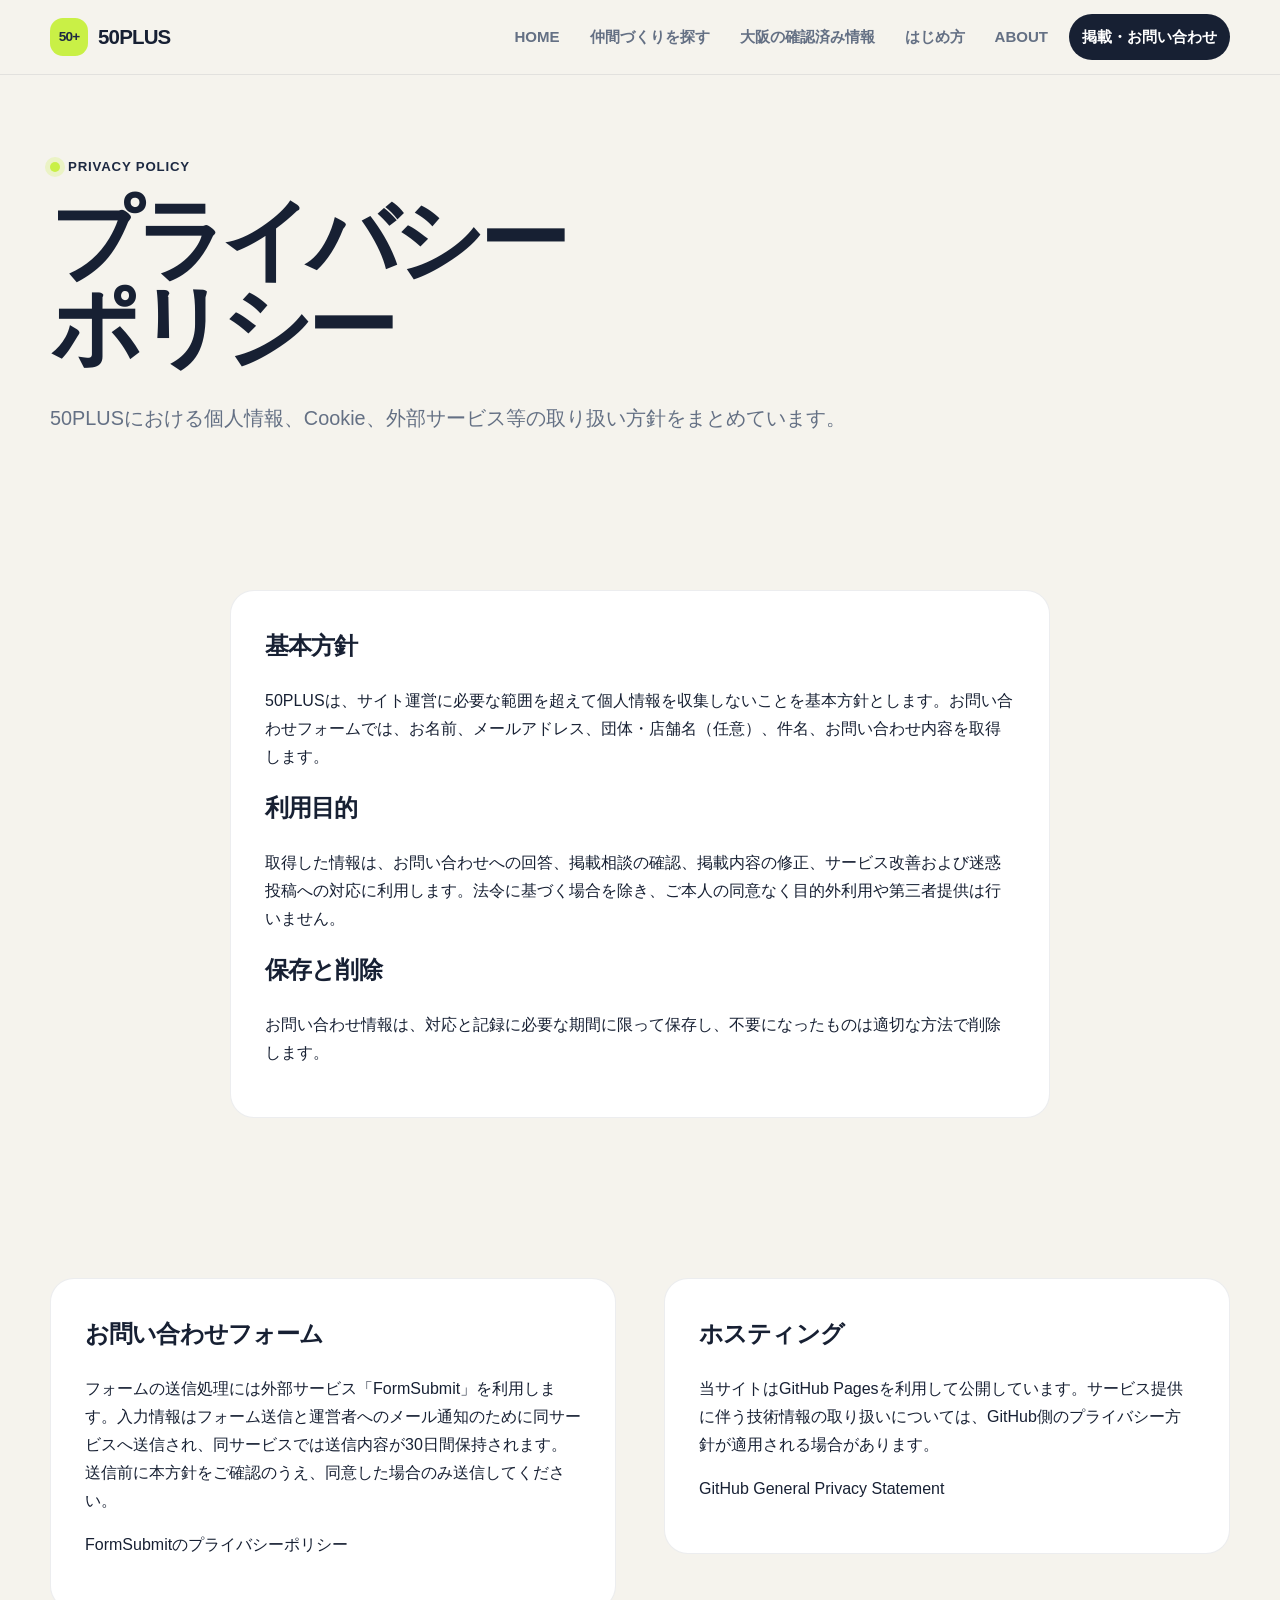
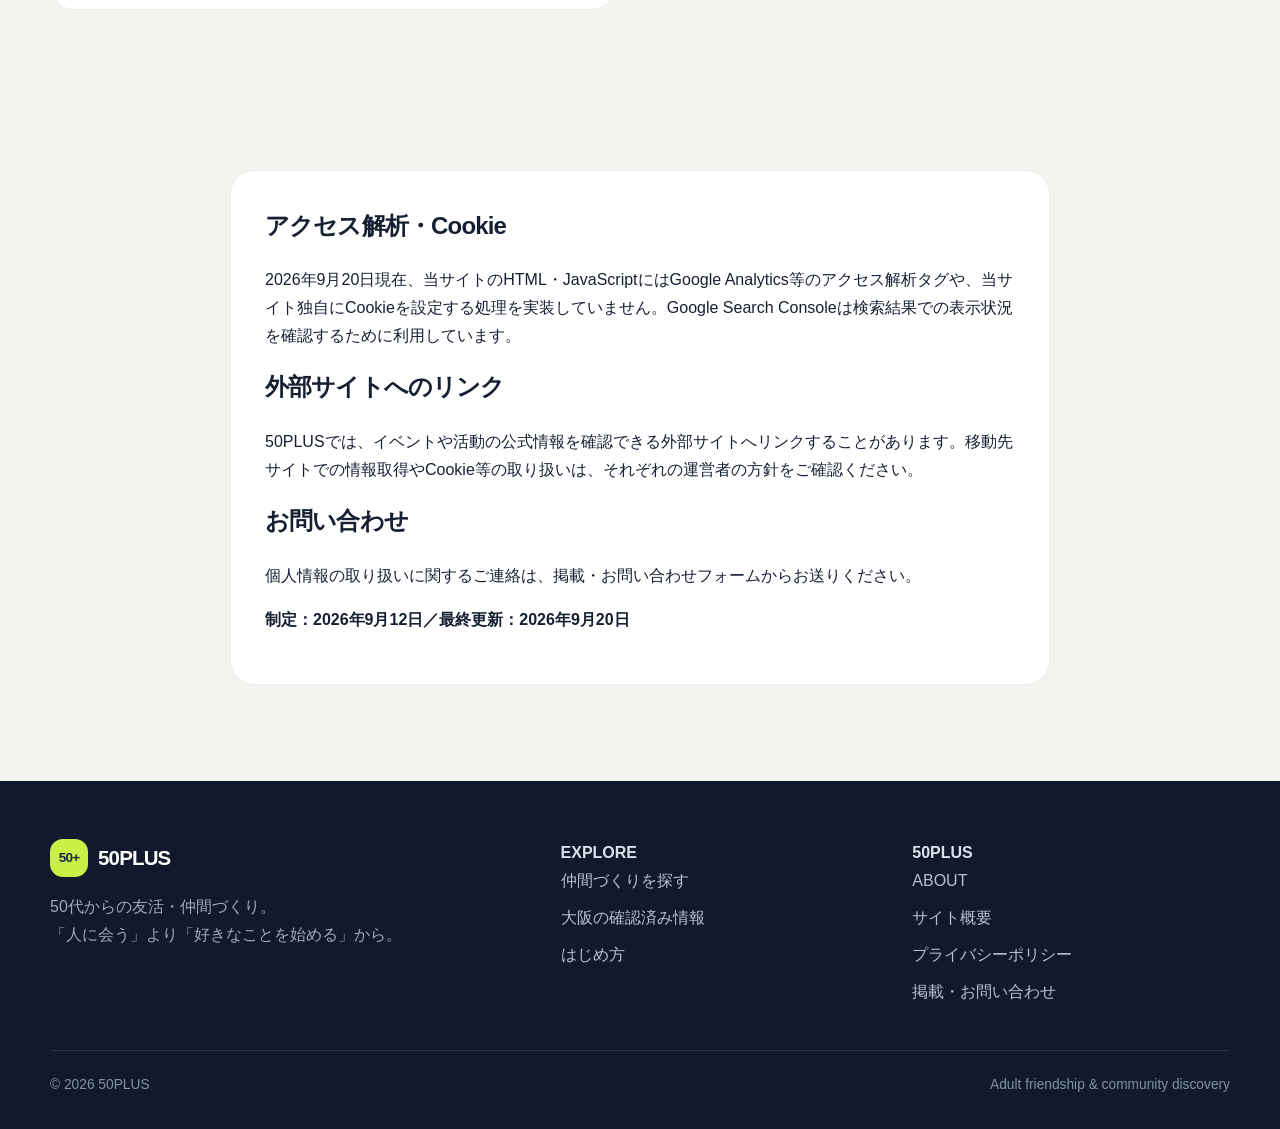
<file: privacy-policy.html>
<!doctype html>
<html lang="ja">
<head>
  <meta charset="utf-8">
  <meta name="viewport" content="width=device-width, initial-scale=1">
  <title>プライバシーポリシー｜50PLUS</title>
  <meta name="description" content="50PLUSの個人情報・Cookie・外部サービス等の取り扱い方針をご案内します。">
  <meta name="theme-color" content="#172033">
  <link rel="icon" href="assets/favicon.svg" type="image/svg+xml">
  <meta property="og:type" content="website">
  <meta property="og:locale" content="ja_JP">
  <meta property="og:site_name" content="50PLUS">
  <meta property="og:title" content="プライバシーポリシー｜50PLUS">
  <meta property="og:description" content="50PLUSの個人情報・Cookie・外部サービス等の取り扱い方針をご案内します。">
  <meta property="og:url" content="https://oosaka0123-sudo.github.io/50plus/privacy-policy.html">
  <meta property="og:image" content="https://oosaka0123-sudo.github.io/50plus/assets/media/social/og-50plus.jpg">
  <meta property="og:image:type" content="image/jpeg">
  <meta property="og:image:width" content="1200">
  <meta property="og:image:height" content="630">
  <meta property="og:image:alt" content="50PLUS｜50代からの友活・仲間づくり">
  <meta name="twitter:card" content="summary_large_image">
  <meta name="twitter:image" content="https://oosaka0123-sudo.github.io/50plus/assets/media/social/og-50plus.jpg">
  <meta name="twitter:image:alt" content="50PLUS｜50代からの友活・仲間づくり">
  <link rel="canonical" href="https://oosaka0123-sudo.github.io/50plus/privacy-policy.html">
  <link rel="stylesheet" href="assets/styles.css">
  <script defer src="assets/main.js"></script>
</head>
<body>
<a class="skip-link" href="#main">本文へ移動</a>
<header class="site-header"><div class="header-inner"><a class="brand" href="index.html"><span class="brand-mark">50+</span><span>50PLUS</span></a><button class="menu-button" type="button" aria-label="メニューを開閉" aria-expanded="false" aria-controls="site-nav" data-menu-button>☰</button><nav class="site-nav" id="site-nav" aria-label="メインナビゲーション" data-site-nav><a href="index.html">HOME</a><a href="activities.html">仲間づくりを探す</a><a href="listings.html">大阪の確認済み情報</a><a href="guides.html">はじめ方</a><a href="about.html">ABOUT</a><a class="nav-cta" href="contact.html">掲載・お問い合わせ</a></nav></div></header>
<main id="main">
  <section class="page-hero"><div class="container"><p class="eyebrow">Privacy policy</p><h1>プライバシー<br>ポリシー</h1><p class="lead">50PLUSにおける個人情報、Cookie、外部サービス等の取り扱い方針をまとめています。</p></div></section>
  <section class="section"><div class="narrow"><div class="panel reveal"><h2>基本方針</h2><p>50PLUSは、サイト運営に必要な範囲を超えて個人情報を収集しないことを基本方針とします。お問い合わせフォームでは、お名前、メールアドレス、団体・店舗名（任意）、件名、お問い合わせ内容を取得します。</p><h2>利用目的</h2><p>取得した情報は、お問い合わせへの回答、掲載相談の確認、掲載内容の修正、サービス改善および迷惑投稿への対応に利用します。法令に基づく場合を除き、ご本人の同意なく目的外利用や第三者提供は行いません。</p><h2>保存と削除</h2><p>お問い合わせ情報は、対応と記録に必要な期間に限って保存し、不要になったものは適切な方法で削除します。</p></div></div></section>
  <section class="section-tight"><div class="container split"><div class="panel reveal"><h2>お問い合わせフォーム</h2><p>フォームの送信処理には外部サービス「FormSubmit」を利用します。入力情報はフォーム送信と運営者へのメール通知のために同サービスへ送信され、同サービスでは送信内容が30日間保持されます。送信前に本方針をご確認のうえ、同意した場合のみ送信してください。</p><p><a href="https://formsubmit.co/privacy.pdf" target="_blank" rel="noopener">FormSubmitのプライバシーポリシー</a></p></div><div class="panel reveal"><h2>ホスティング</h2><p>当サイトはGitHub Pagesを利用して公開しています。サービス提供に伴う技術情報の取り扱いについては、GitHub側のプライバシー方針が適用される場合があります。</p><p><a href="https://docs.github.com/site-policy/privacy-policies/github-general-privacy-statement">GitHub General Privacy Statement</a></p></div></div></section>
  <section class="section"><div class="narrow"><div class="panel reveal"><h2>アクセス解析・Cookie</h2><p>2026年9月20日現在、当サイトのHTML・JavaScriptにはGoogle Analytics等のアクセス解析タグや、当サイト独自にCookieを設定する処理を実装していません。Google Search Consoleは検索結果での表示状況を確認するために利用しています。</p><h2>外部サイトへのリンク</h2><p>50PLUSでは、イベントや活動の公式情報を確認できる外部サイトへリンクすることがあります。移動先サイトでの情報取得やCookie等の取り扱いは、それぞれの運営者の方針をご確認ください。</p><h2>お問い合わせ</h2><p>個人情報の取り扱いに関するご連絡は、<a href="contact.html">掲載・お問い合わせフォーム</a>からお送りください。</p><p><strong>制定：2026年9月12日／最終更新：2026年9月20日</strong></p></div></div></section>
</main>
<footer class="site-footer"><div class="container"><div class="footer-grid"><div><a class="brand" href="index.html"><span class="brand-mark">50+</span><span>50PLUS</span></a><p>50代からの友活・仲間づくり。<br>「人に会う」より「好きなことを始める」から。</p></div><div><strong>EXPLORE</strong><div class="footer-links"><a href="activities.html">仲間づくりを探す</a><a href="listings.html">大阪の確認済み情報</a><a href="guides.html">はじめ方</a></div></div><div><strong>50PLUS</strong><div class="footer-links"><a href="about.html">ABOUT</a><a href="site-info.html">サイト概要</a><a href="privacy-policy.html" aria-current="page">プライバシーポリシー</a><a href="contact.html">掲載・お問い合わせ</a></div></div></div><div class="footer-bottom"><span>© <span data-current-year></span> 50PLUS</span><span>Adult friendship & community discovery</span></div></div></footer>
</body>
</html>
</file>
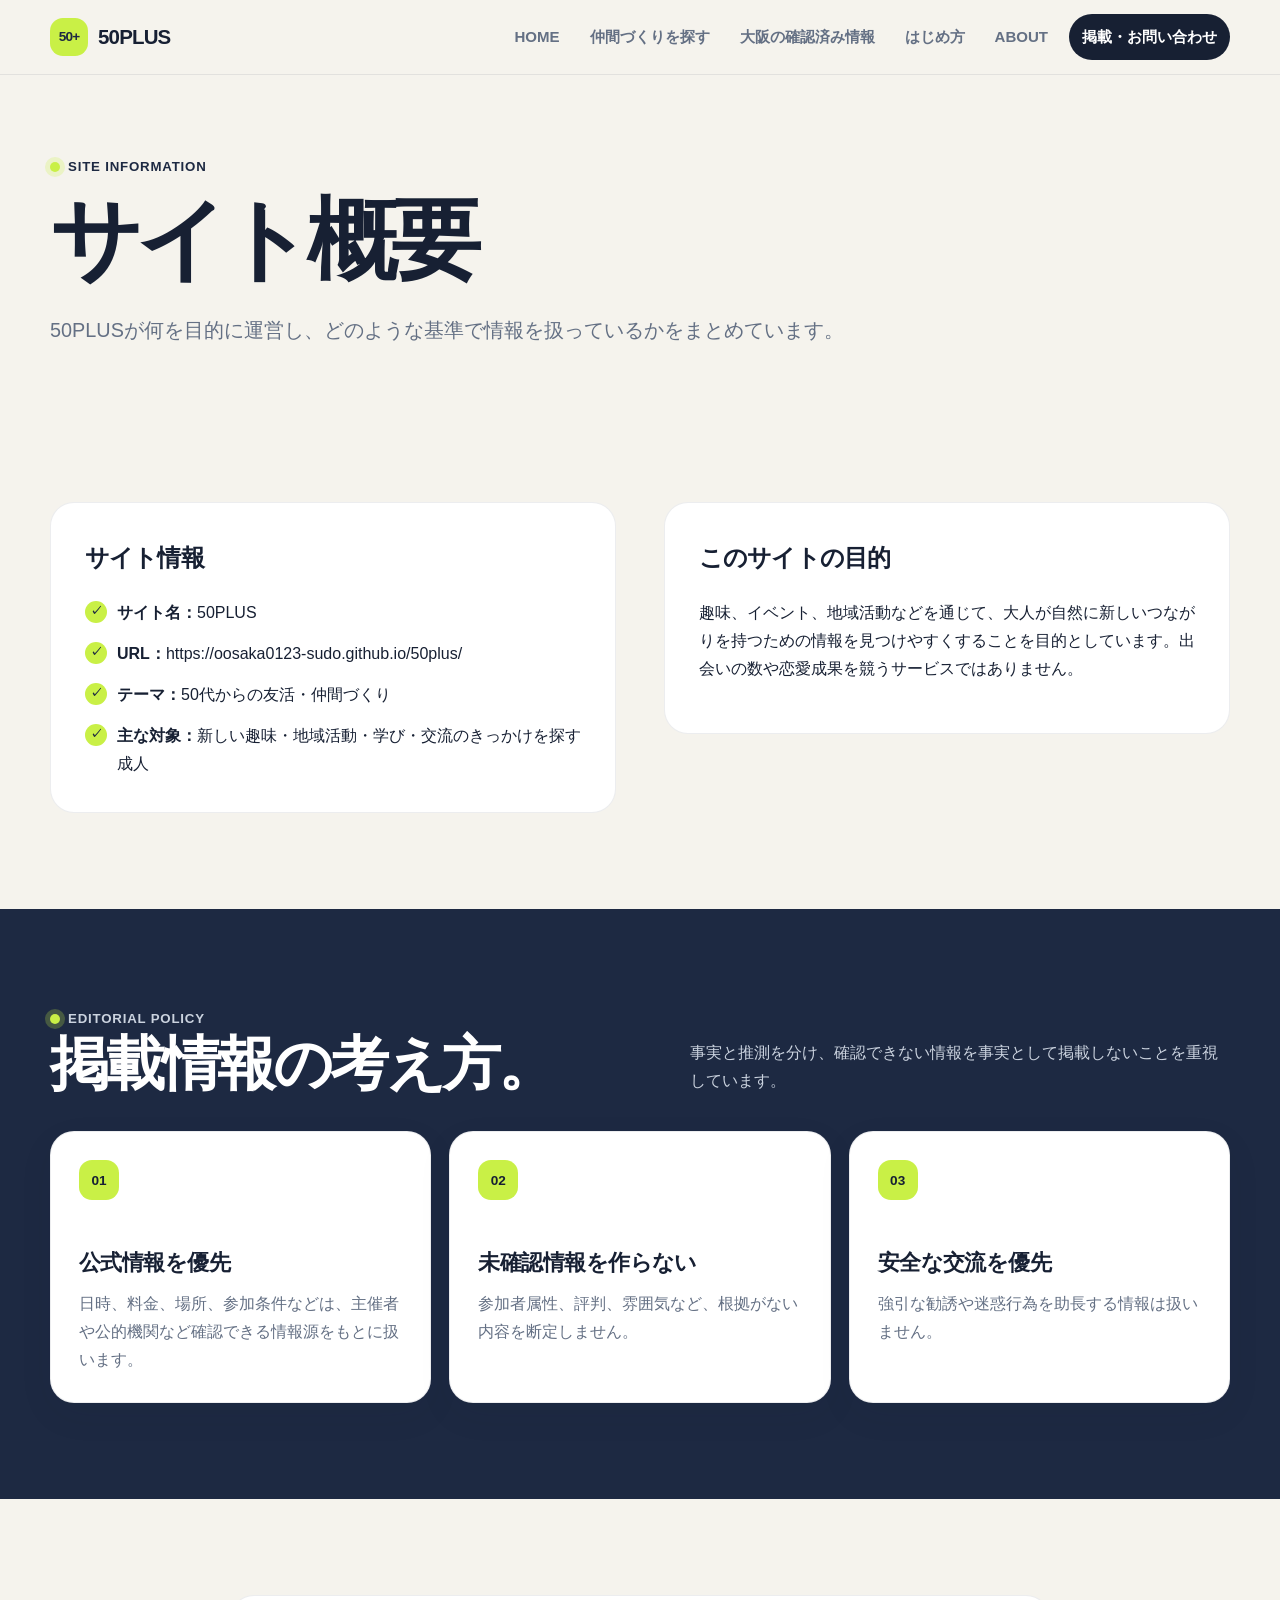
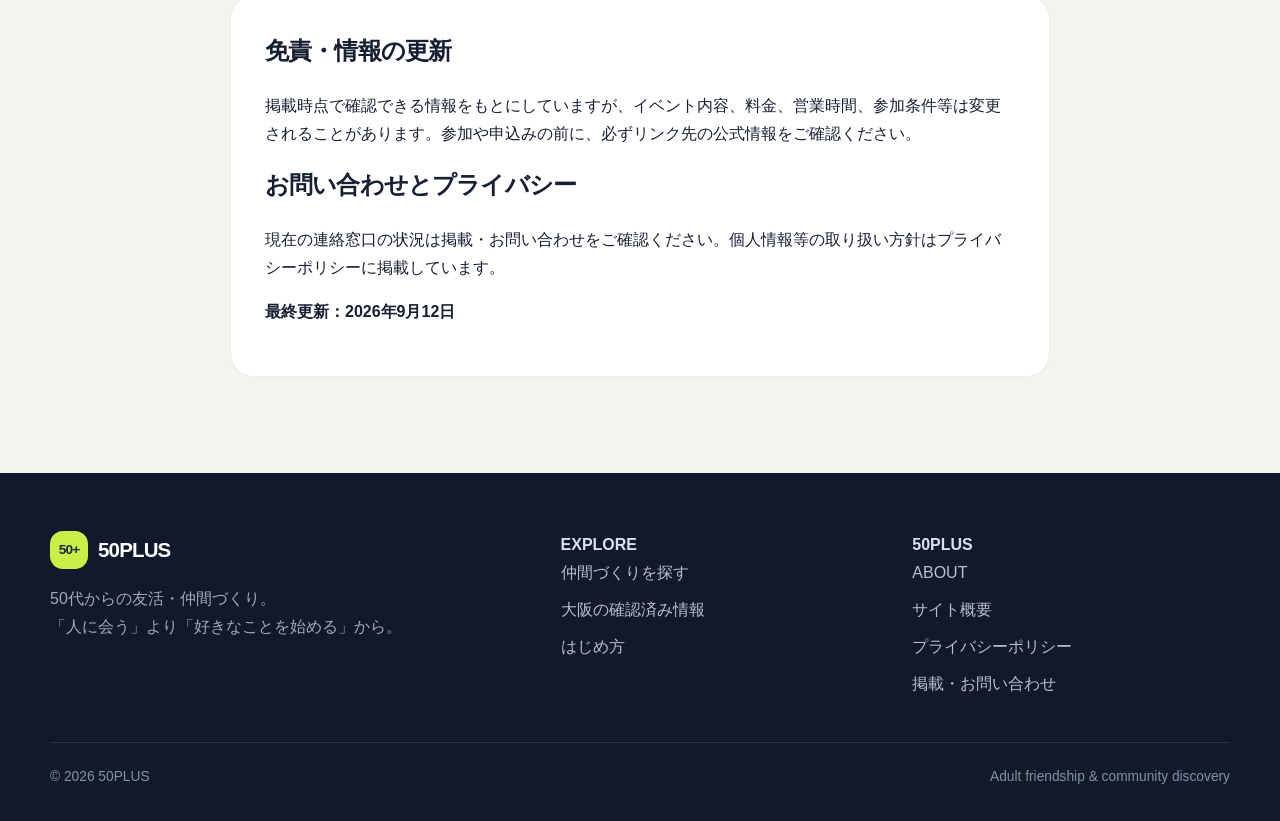
<file: site-info.html>
<!doctype html>
<html lang="ja">
<head>
  <meta charset="utf-8">
  <meta name="viewport" content="width=device-width, initial-scale=1">
  <title>サイト概要｜50PLUS</title>
  <meta name="description" content="50PLUSの目的、対象、掲載方針、免責事項、お問い合わせ導線をご案内します。">
  <meta name="theme-color" content="#172033">
  <link rel="icon" href="assets/favicon.svg" type="image/svg+xml">
  <meta property="og:type" content="website">
  <meta property="og:locale" content="ja_JP">
  <meta property="og:site_name" content="50PLUS">
  <meta property="og:title" content="サイト概要｜50PLUS">
  <meta property="og:description" content="50PLUSの目的、対象、掲載方針、免責事項、お問い合わせ導線をご案内します。">
  <meta property="og:url" content="https://oosaka0123-sudo.github.io/50plus/site-info.html">
  <meta property="og:image" content="https://oosaka0123-sudo.github.io/50plus/assets/media/social/og-50plus.jpg">
  <meta property="og:image:type" content="image/jpeg">
  <meta property="og:image:width" content="1200">
  <meta property="og:image:height" content="630">
  <meta property="og:image:alt" content="50PLUS｜50代からの友活・仲間づくり">
  <meta name="twitter:card" content="summary_large_image">
  <meta name="twitter:image" content="https://oosaka0123-sudo.github.io/50plus/assets/media/social/og-50plus.jpg">
  <meta name="twitter:image:alt" content="50PLUS｜50代からの友活・仲間づくり">
  <link rel="canonical" href="https://oosaka0123-sudo.github.io/50plus/site-info.html">
  <link rel="stylesheet" href="assets/styles.css">
  <script defer src="assets/main.js"></script>
</head>
<body>
<a class="skip-link" href="#main">本文へ移動</a>
<header class="site-header"><div class="header-inner"><a class="brand" href="index.html"><span class="brand-mark">50+</span><span>50PLUS</span></a><button class="menu-button" type="button" aria-label="メニューを開閉" aria-expanded="false" aria-controls="site-nav" data-menu-button>☰</button><nav class="site-nav" id="site-nav" aria-label="メインナビゲーション" data-site-nav><a href="index.html">HOME</a><a href="activities.html">仲間づくりを探す</a><a href="listings.html">大阪の確認済み情報</a><a href="guides.html">はじめ方</a><a href="about.html">ABOUT</a><a class="nav-cta" href="contact.html">掲載・お問い合わせ</a></nav></div></header>
<main id="main">
  <section class="page-hero"><div class="container"><p class="eyebrow">Site information</p><h1>サイト概要</h1><p class="lead">50PLUSが何を目的に運営し、どのような基準で情報を扱っているかをまとめています。</p></div></section>
  <section class="section"><div class="container split"><div class="panel reveal"><h2>サイト情報</h2><ul class="check-list"><li><strong>サイト名：</strong>50PLUS</li><li><strong>URL：</strong><a href="https://oosaka0123-sudo.github.io/50plus/">https://oosaka0123-sudo.github.io/50plus/</a></li><li><strong>テーマ：</strong>50代からの友活・仲間づくり</li><li><strong>主な対象：</strong>新しい趣味・地域活動・学び・交流のきっかけを探す成人</li></ul></div><div class="panel reveal"><h2>このサイトの目的</h2><p>趣味、イベント、地域活動などを通じて、大人が自然に新しいつながりを持つための情報を見つけやすくすることを目的としています。出会いの数や恋愛成果を競うサービスではありません。</p></div></div></section>
  <section class="section section-dark"><div class="container"><div class="section-heading reveal"><div><p class="eyebrow">Editorial policy</p><h2>掲載情報の考え方。</h2></div><p>事実と推測を分け、確認できない情報を事実として掲載しないことを重視しています。</p></div><div class="card-grid"><article class="card reveal" style="color:var(--ink)"><span class="card-number">01</span><h3>公式情報を優先</h3><p>日時、料金、場所、参加条件などは、主催者や公的機関など確認できる情報源をもとに扱います。</p></article><article class="card reveal" style="color:var(--ink)"><span class="card-number">02</span><h3>未確認情報を作らない</h3><p>参加者属性、評判、雰囲気など、根拠がない内容を断定しません。</p></article><article class="card reveal" style="color:var(--ink)"><span class="card-number">03</span><h3>安全な交流を優先</h3><p>強引な勧誘や迷惑行為を助長する情報は扱いません。</p></article></div></div></section>
  <section class="section"><div class="narrow"><div class="panel reveal"><h2>免責・情報の更新</h2><p>掲載時点で確認できる情報をもとにしていますが、イベント内容、料金、営業時間、参加条件等は変更されることがあります。参加や申込みの前に、必ずリンク先の公式情報をご確認ください。</p><h2>お問い合わせとプライバシー</h2><p>現在の連絡窓口の状況は<a href="contact.html">掲載・お問い合わせ</a>をご確認ください。個人情報等の取り扱い方針は<a href="privacy-policy.html">プライバシーポリシー</a>に掲載しています。</p><p><strong>最終更新：2026年9月12日</strong></p></div></div></section>
</main>
<footer class="site-footer"><div class="container"><div class="footer-grid"><div><a class="brand" href="index.html"><span class="brand-mark">50+</span><span>50PLUS</span></a><p>50代からの友活・仲間づくり。<br>「人に会う」より「好きなことを始める」から。</p></div><div><strong>EXPLORE</strong><div class="footer-links"><a href="activities.html">仲間づくりを探す</a><a href="listings.html">大阪の確認済み情報</a><a href="guides.html">はじめ方</a></div></div><div><strong>50PLUS</strong><div class="footer-links"><a href="about.html">ABOUT</a><a href="site-info.html" aria-current="page">サイト概要</a><a href="privacy-policy.html">プライバシーポリシー</a><a href="contact.html">掲載・お問い合わせ</a></div></div></div><div class="footer-bottom"><span>© <span data-current-year></span> 50PLUS</span><span>Adult friendship & community discovery</span></div></div></footer>
</body>
</html>
</file>
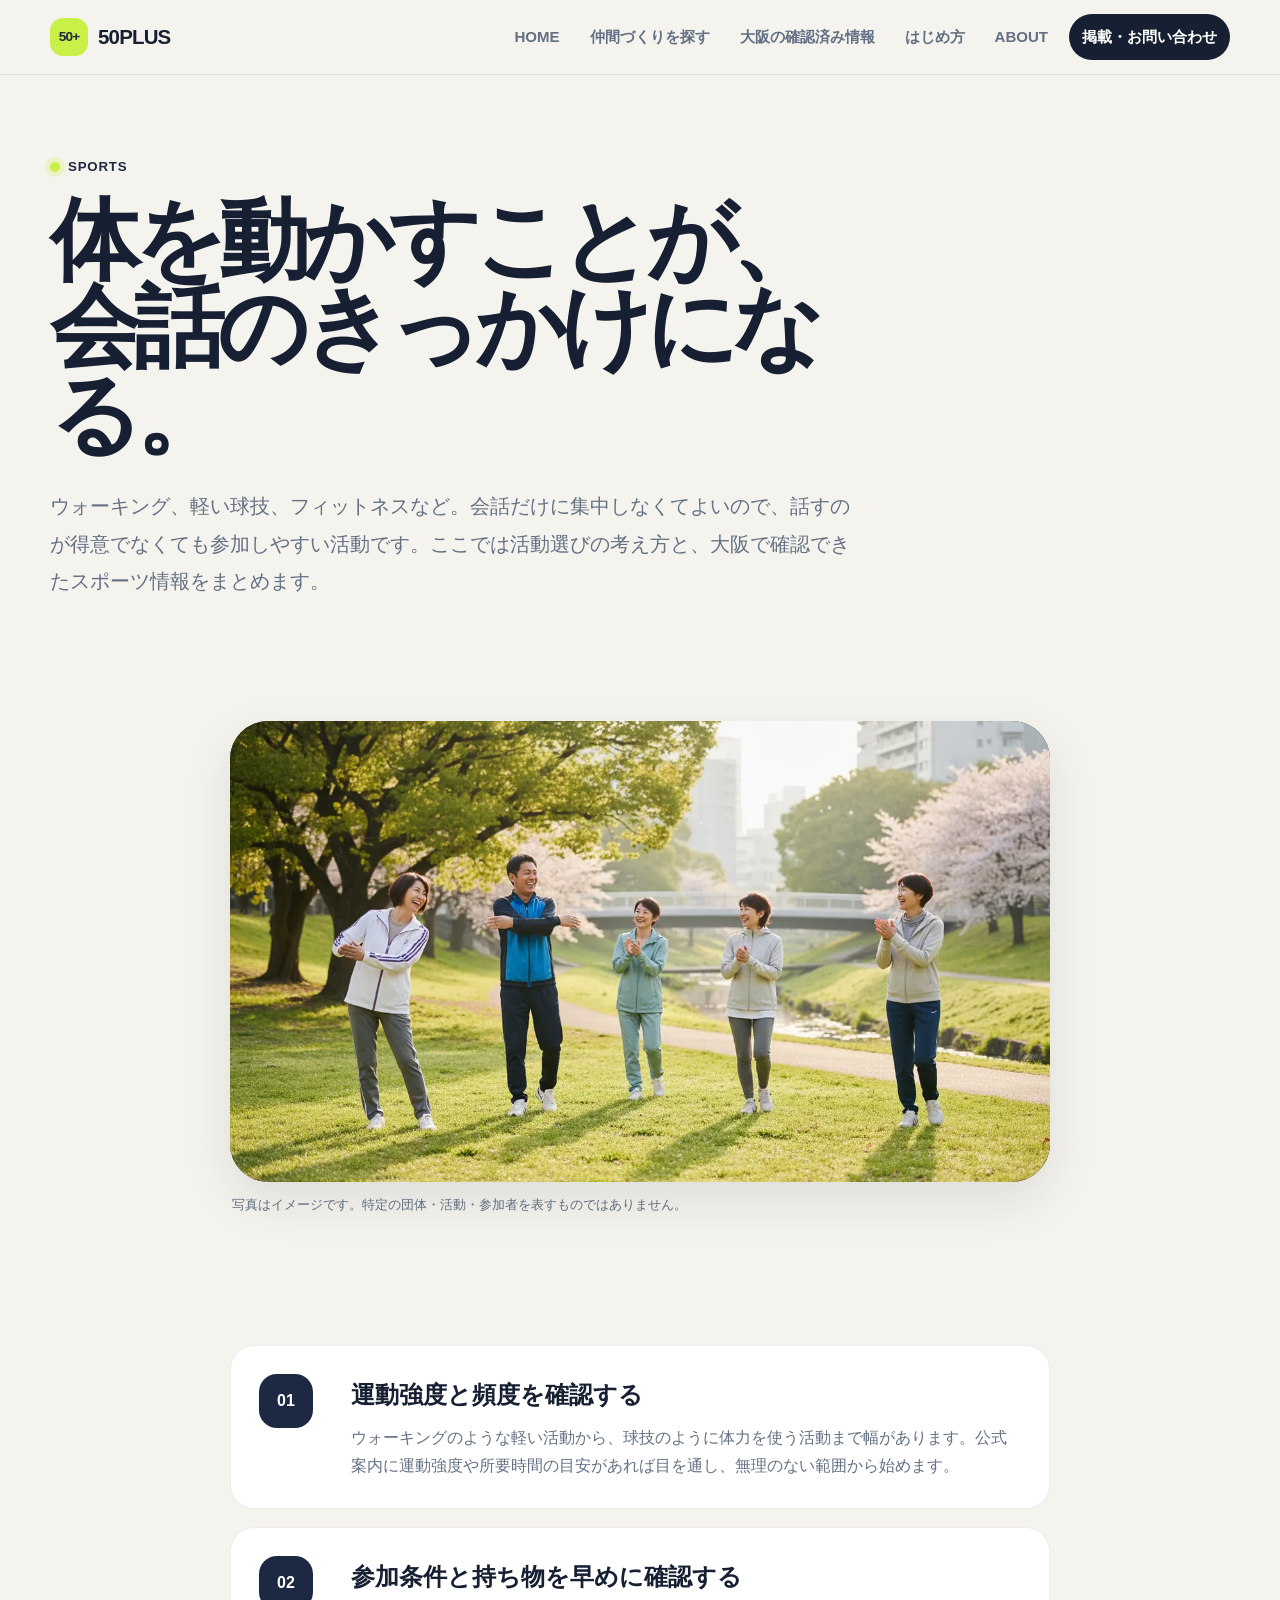
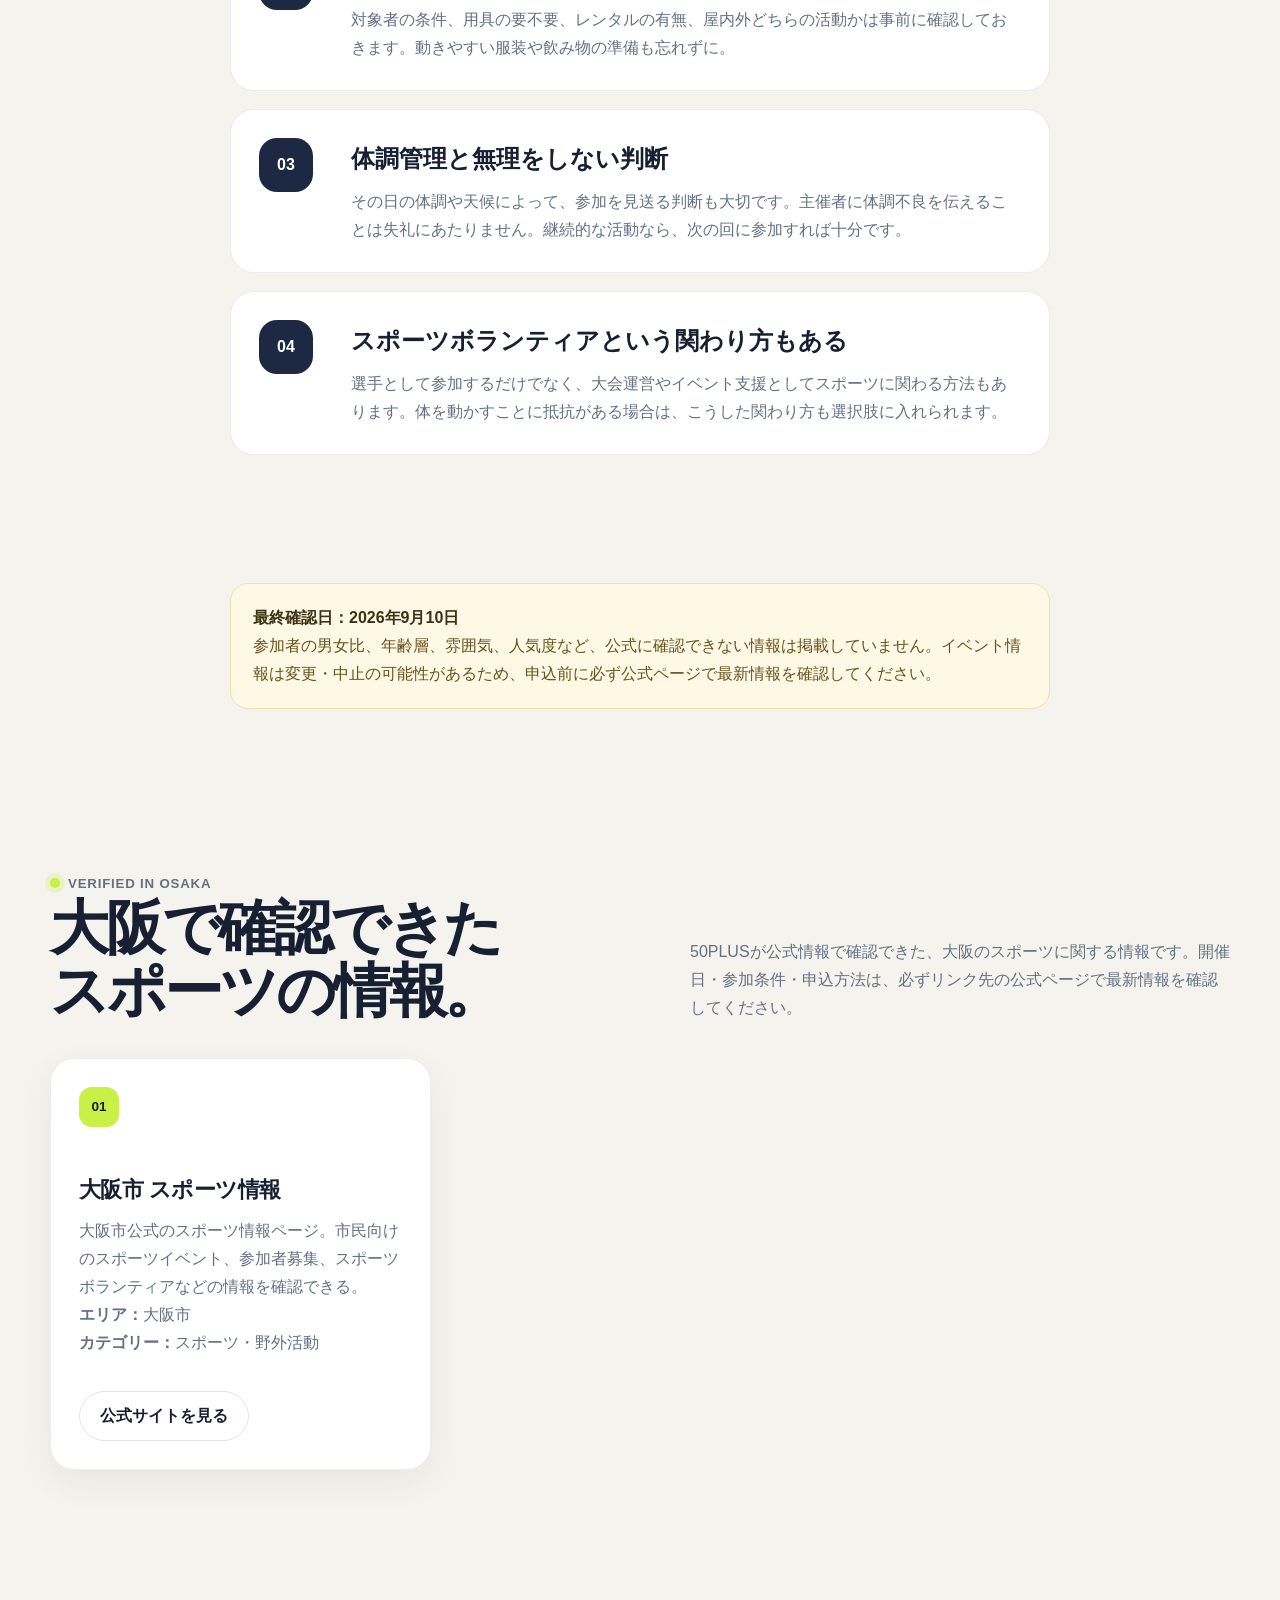
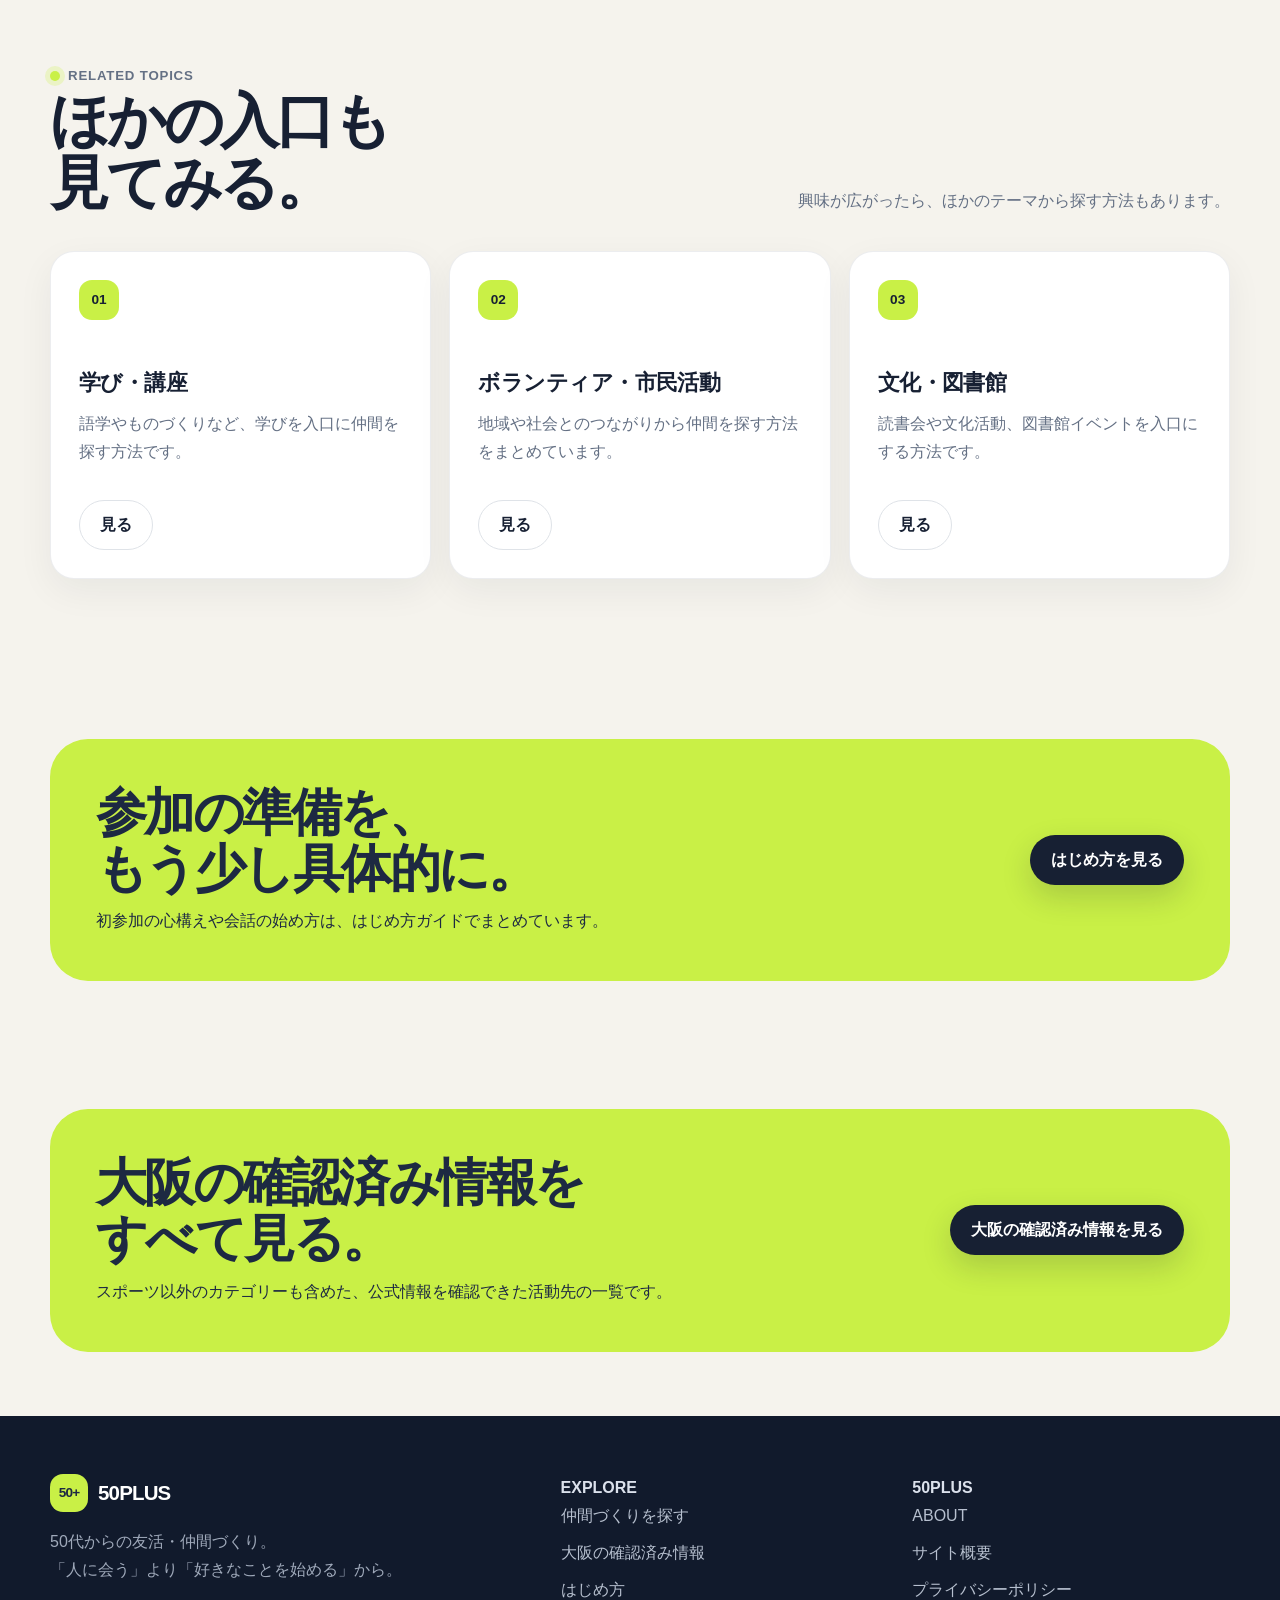
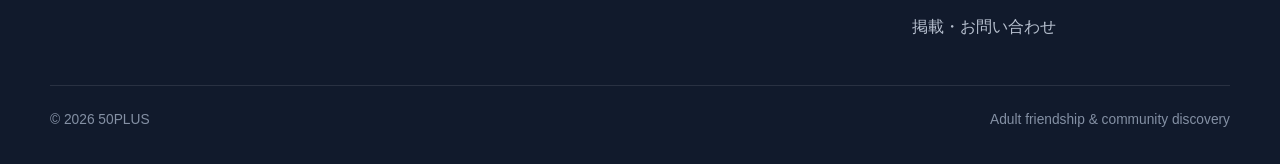
<file: sports.html>
<!doctype html>
<html lang="ja">
<head>
  <meta charset="utf-8">
  <meta name="viewport" content="width=device-width, initial-scale=1">
  <title>スポーツから仲間をつくる｜50PLUS</title>
  <meta name="description" content="大阪のスポーツ活動を通じて、50代から自然に仲間とつながる方法をまとめました。活動選びのポイントと確認済みのスポーツ情報を掲載しています。">
  <meta name="theme-color" content="#172033">
  <link rel="icon" href="assets/favicon.svg" type="image/svg+xml">
  <meta property="og:type" content="website">
  <meta property="og:locale" content="ja_JP">
  <meta property="og:site_name" content="50PLUS">
  <meta property="og:title" content="スポーツから仲間をつくる｜50PLUS">
  <meta property="og:description" content="大阪のスポーツ活動を通じて、50代から自然に仲間とつながる方法をまとめました。">
  <meta property="og:url" content="https://oosaka0123-sudo.github.io/50plus/sports.html">
  <meta property="og:image" content="https://oosaka0123-sudo.github.io/50plus/assets/media/social/og-50plus.jpg">
  <meta property="og:image:type" content="image/jpeg">
  <meta property="og:image:width" content="1200">
  <meta property="og:image:height" content="630">
  <meta property="og:image:alt" content="50PLUS｜50代からの友活・仲間づくり">
  <meta name="twitter:card" content="summary_large_image">
  <meta name="twitter:image" content="https://oosaka0123-sudo.github.io/50plus/assets/media/social/og-50plus.jpg">
  <meta name="twitter:image:alt" content="50PLUS｜50代からの友活・仲間づくり">
  <link rel="canonical" href="https://oosaka0123-sudo.github.io/50plus/sports.html">
  <script type="application/ld+json">
{
  "@context": "https://schema.org",
  "@type": "BreadcrumbList",
  "itemListElement": [
    {"@type": "ListItem", "position": 1, "name": "HOME", "item": "https://oosaka0123-sudo.github.io/50plus/"},
    {"@type": "ListItem", "position": 2, "name": "仲間づくりを探す", "item": "https://oosaka0123-sudo.github.io/50plus/activities.html"},
    {"@type": "ListItem", "position": 3, "name": "スポーツ", "item": "https://oosaka0123-sudo.github.io/50plus/sports.html"}
  ]
}
  </script>
  <link rel="stylesheet" href="assets/styles.css">
  <script defer src="assets/main.js"></script>
  <script defer src="assets/listings-filter.js"></script>
</head>
<body>
<a class="skip-link" href="#main">本文へ移動</a>
<header class="site-header"><div class="header-inner"><a class="brand" href="index.html"><span class="brand-mark">50+</span><span>50PLUS</span></a><button class="menu-button" type="button" aria-label="メニューを開閉" aria-expanded="false" aria-controls="site-nav" data-menu-button>☰</button><nav class="site-nav" id="site-nav" aria-label="メインナビゲーション" data-site-nav><a href="index.html">HOME</a><a href="activities.html">仲間づくりを探す</a><a href="listings.html">大阪の確認済み情報</a><a href="guides.html">はじめ方</a><a href="about.html">ABOUT</a><a class="nav-cta" href="contact.html">掲載・お問い合わせ</a></nav></div></header>
<main id="main">
  <section class="page-hero"><div class="container"><p class="eyebrow">Sports</p><h1>体を動かすことが、<br>会話のきっかけになる。</h1><p class="lead">ウォーキング、軽い球技、フィットネスなど。会話だけに集中しなくてよいので、話すのが得意でなくても参加しやすい活動です。ここでは活動選びの考え方と、大阪で確認できたスポーツ情報をまとめます。</p></div></section>

  <section class="section-tight"><div class="narrow"><figure class="media-frame media-frame-wide reveal">
    <div class="media-visual"><img loading="eager" decoding="async" width="1280" height="731" src="assets/media/images/park-stretch-sakura-1280.webp" srcset="assets/media/images/park-stretch-sakura-640.webp 640w, assets/media/images/park-stretch-sakura-1280.webp 1280w" sizes="(max-width: 820px) 100vw, 820px" alt="桜並木の公園で軽くストレッチをする5人"></div>
    <figcaption class="media-caption">写真はイメージです。特定の団体・活動・参加者を表すものではありません。</figcaption>
  </figure></div></section>

  <section class="section-tight"><div class="narrow"><div class="guide-stack">
    <article class="guide-card reveal"><div class="guide-index">01</div><div><h2>運動強度と頻度を確認する</h2><p>ウォーキングのような軽い活動から、球技のように体力を使う活動まで幅があります。公式案内に運動強度や所要時間の目安があれば目を通し、無理のない範囲から始めます。</p></div></article>
    <article class="guide-card reveal"><div class="guide-index">02</div><div><h2>参加条件と持ち物を早めに確認する</h2><p>対象者の条件、用具の要不要、レンタルの有無、屋内外どちらの活動かは事前に確認しておきます。動きやすい服装や飲み物の準備も忘れずに。</p></div></article>
    <article class="guide-card reveal"><div class="guide-index">03</div><div><h2>体調管理と無理をしない判断</h2><p>その日の体調や天候によって、参加を見送る判断も大切です。主催者に体調不良を伝えることは失礼にあたりません。継続的な活動なら、次の回に参加すれば十分です。</p></div></article>
    <article class="guide-card reveal"><div class="guide-index">04</div><div><h2>スポーツボランティアという関わり方もある</h2><p>選手として参加するだけでなく、大会運営やイベント支援としてスポーツに関わる方法もあります。体を動かすことに抵抗がある場合は、こうした関わり方も選択肢に入れられます。</p></div></article>
  </div></div></section>

  <!-- TOPIC_SPORTS_GENERATED_START -->
  <section class="section-tight"><div class="narrow"><div class="notice"><strong>最終確認日：2026年9月10日</strong><br>参加者の男女比、年齢層、雰囲気、人気度など、公式に確認できない情報は掲載していません。イベント情報は変更・中止の可能性があるため、申込前に必ず公式ページで最新情報を確認してください。</div></div></section>

  <section class="section" data-listing-section="topic"><div class="container"><div class="section-heading reveal"><div><p class="eyebrow">Verified in Osaka</p><h2>大阪で確認できた<br>スポーツの情報。</h2></div><p>50PLUSが公式情報で確認できた、大阪のスポーツに関する情報です。開催日・参加条件・申込方法は、必ずリンク先の公式ページで最新情報を確認してください。</p></div><div class="card-grid">
    <article class="card reveal" data-listing-card data-kind="resource" data-category="スポーツ・野外活動"><span class="card-number">01</span><h3>大阪市 スポーツ情報</h3><p>大阪市公式のスポーツ情報ページ。市民向けのスポーツイベント、参加者募集、スポーツボランティアなどの情報を確認できる。</p><p><strong>エリア：</strong>大阪市</p><p><strong>カテゴリー：</strong>スポーツ・野外活動</p><div class="hero-actions"><a class="button button-ghost" href="https://www.city.osaka.lg.jp/event/category/3030-2-0-0-0-0-0-0-0-0.html" target="_blank" rel="noopener">公式サイトを見る</a></div></article>
    <article class="card reveal" style="color:var(--ink)" data-listing-card data-kind="event" data-category="ヨガ・読書" data-start-date="2026-10-03" data-end-date="2026-10-03" data-occurrence-dates="2026-10-03"><span class="card-number">02</span><h3>読書前のヨガ・タイム</h3><p>いすを使ったヨガの後、司書がおすすめの本を紹介する30分の催し。</p><p><strong>会場：</strong>城東図書館 多目的室</p><p><strong>日時：</strong>2026年10月3日（土曜日）11:00〜11:30</p><p><strong>対象：</strong>どなたでも</p><p><strong>定員：</strong>10名・当日先着順</p><div class="hero-actions"><a class="button button-primary" href="https://www.oml.city.osaka.lg.jp/key/2026/66_2026090601.html" target="_blank" rel="noopener">公式情報を確認する</a></div></article>
    <article class="card reveal" style="color:var(--ink)" data-listing-card data-kind="event" data-category="スポーツ・体験" data-start-date="2026-10-11" data-end-date="2026-10-11" data-occurrence-dates="2026-10-11"><span class="card-number">03</span><h3>オータム・チャレンジ・スポーツ ニュースポーツ体験会</h3><p>スクエアボッチャ、ガラッキー、モルック、公式輪投げ、大縄跳び、ガチメンなどのニュースポーツを体験できる催し。参加無料・申込不要。</p><p><strong>会場：</strong>大阪市立生野スポーツセンター</p><p><strong>日時：</strong>2026年10月11日（日曜日）</p><p><strong>費用：</strong>無料</p><p><strong>申込期間：</strong>申込不要</p><div class="hero-actions"><a class="button button-primary" href="https://www.city.osaka.lg.jp/ikuno/page/0000684352.html" target="_blank" rel="noopener">公式情報を確認する</a></div></article>
  </div></div></section>
  <!-- TOPIC_SPORTS_GENERATED_END -->

  <section class="section"><div class="container"><div class="section-heading reveal"><div><p class="eyebrow">Related topics</p><h2>ほかの入口も<br>見てみる。</h2></div><p>興味が広がったら、ほかのテーマから探す方法もあります。</p></div><div class="card-grid">
    <article class="card reveal"><span class="card-number">01</span><h3>学び・講座</h3><p>語学やものづくりなど、学びを入口に仲間を探す方法です。</p><div class="hero-actions"><a class="button button-ghost" href="learning.html">見る</a></div></article>
    <article class="card reveal"><span class="card-number">02</span><h3>ボランティア・市民活動</h3><p>地域や社会とのつながりから仲間を探す方法をまとめています。</p><div class="hero-actions"><a class="button button-ghost" href="volunteering.html">見る</a></div></article>
    <article class="card reveal"><span class="card-number">03</span><h3>文化・図書館</h3><p>読書会や文化活動、図書館イベントを入口にする方法です。</p><div class="hero-actions"><a class="button button-ghost" href="culture-library.html">見る</a></div></article>
  </div></div></section>

  <section class="section-tight"><div class="container"><div class="cta-band reveal"><div><h2>参加の準備を、<br>もう少し具体的に。</h2><p>初参加の心構えや会話の始め方は、はじめ方ガイドでまとめています。</p></div><a class="button button-primary" href="guides.html">はじめ方を見る</a></div></div></section>

  <section class="section-tight"><div class="container"><div class="cta-band reveal"><div><h2>大阪の確認済み情報を<br>すべて見る。</h2><p>スポーツ以外のカテゴリーも含めた、公式情報を確認できた活動先の一覧です。</p></div><a class="button button-primary" href="listings.html">大阪の確認済み情報を見る</a></div></div></section>
</main>
<footer class="site-footer"><div class="container"><div class="footer-grid"><div><a class="brand" href="index.html"><span class="brand-mark">50+</span><span>50PLUS</span></a><p>50代からの友活・仲間づくり。<br>「人に会う」より「好きなことを始める」から。</p></div><div><strong>EXPLORE</strong><div class="footer-links"><a href="activities.html">仲間づくりを探す</a><a href="listings.html">大阪の確認済み情報</a><a href="guides.html">はじめ方</a></div></div><div><strong>50PLUS</strong><div class="footer-links"><a href="about.html">ABOUT</a><a href="site-info.html">サイト概要</a><a href="privacy-policy.html">プライバシーポリシー</a><a href="contact.html">掲載・お問い合わせ</a></div></div></div><div class="footer-bottom"><span>© <span data-current-year></span> 50PLUS</span><span>Adult friendship & community discovery</span></div></div></footer>
</body>
</html>
</file>
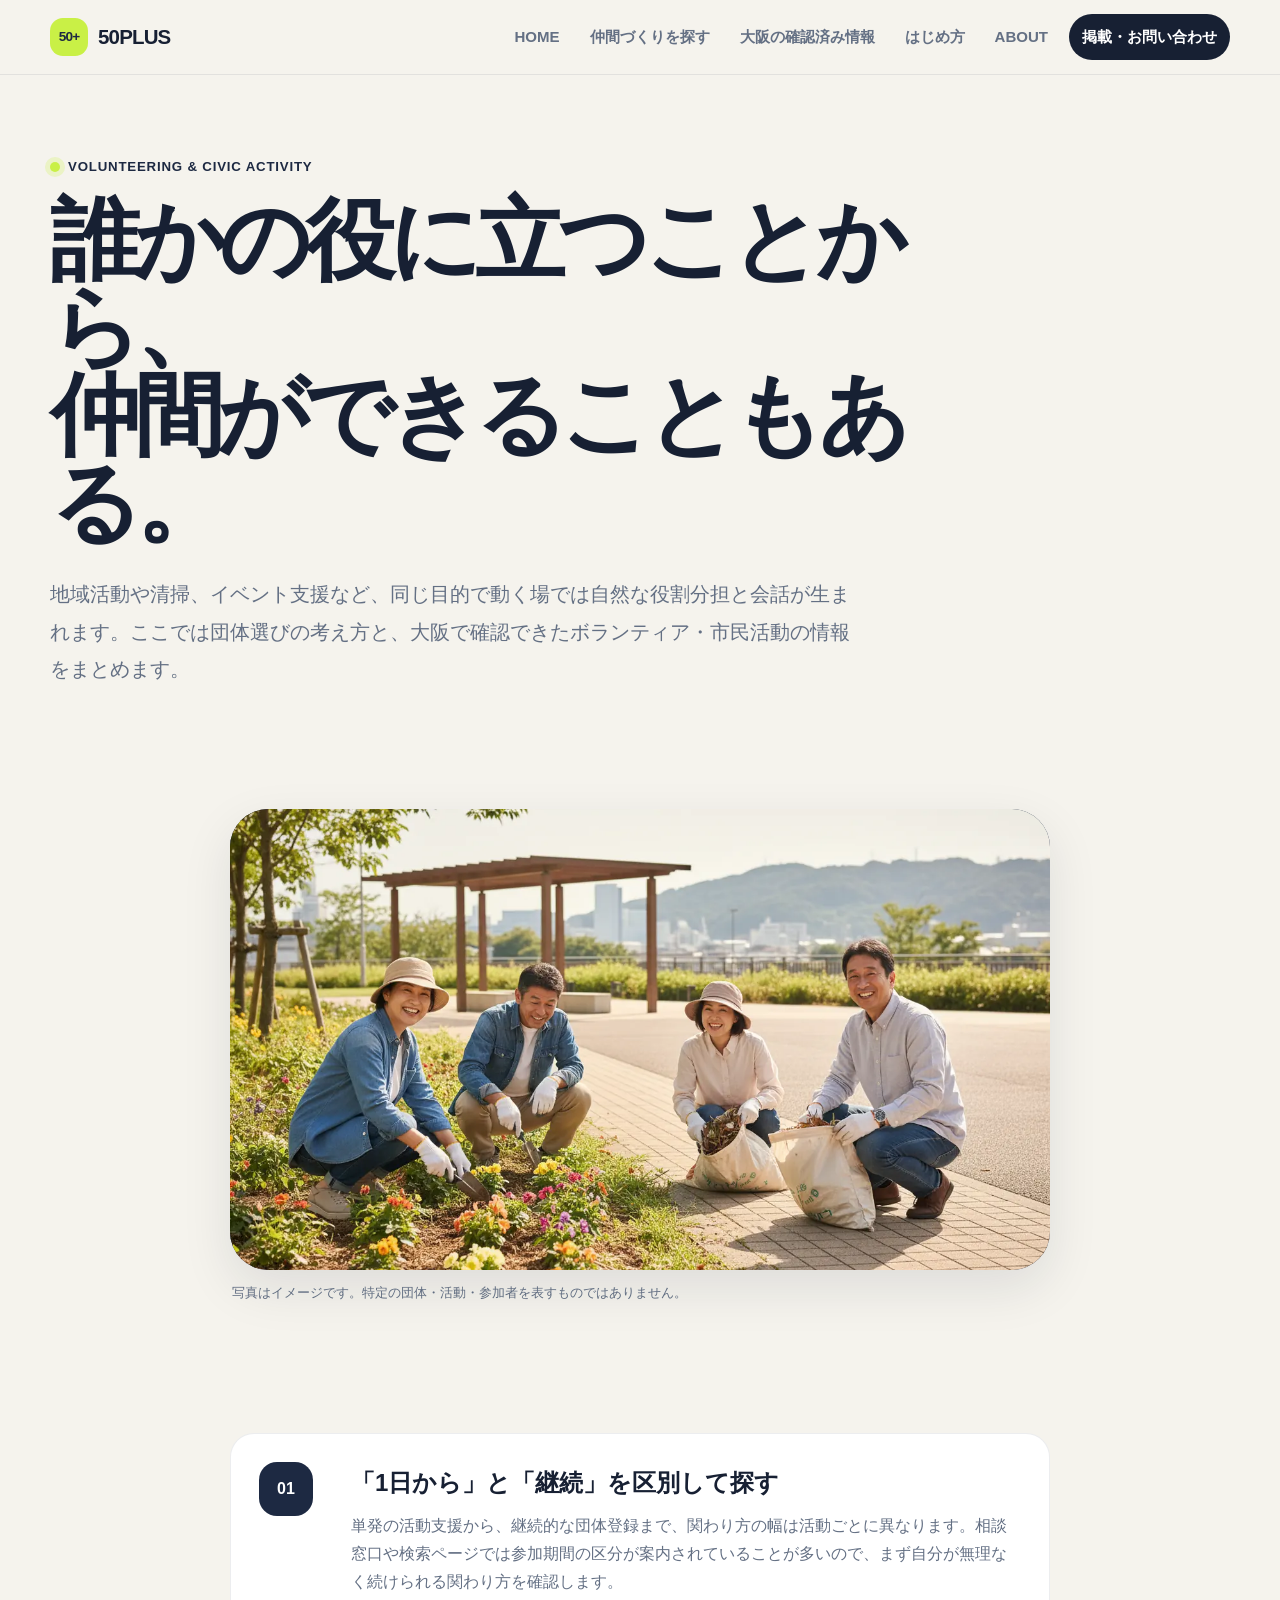
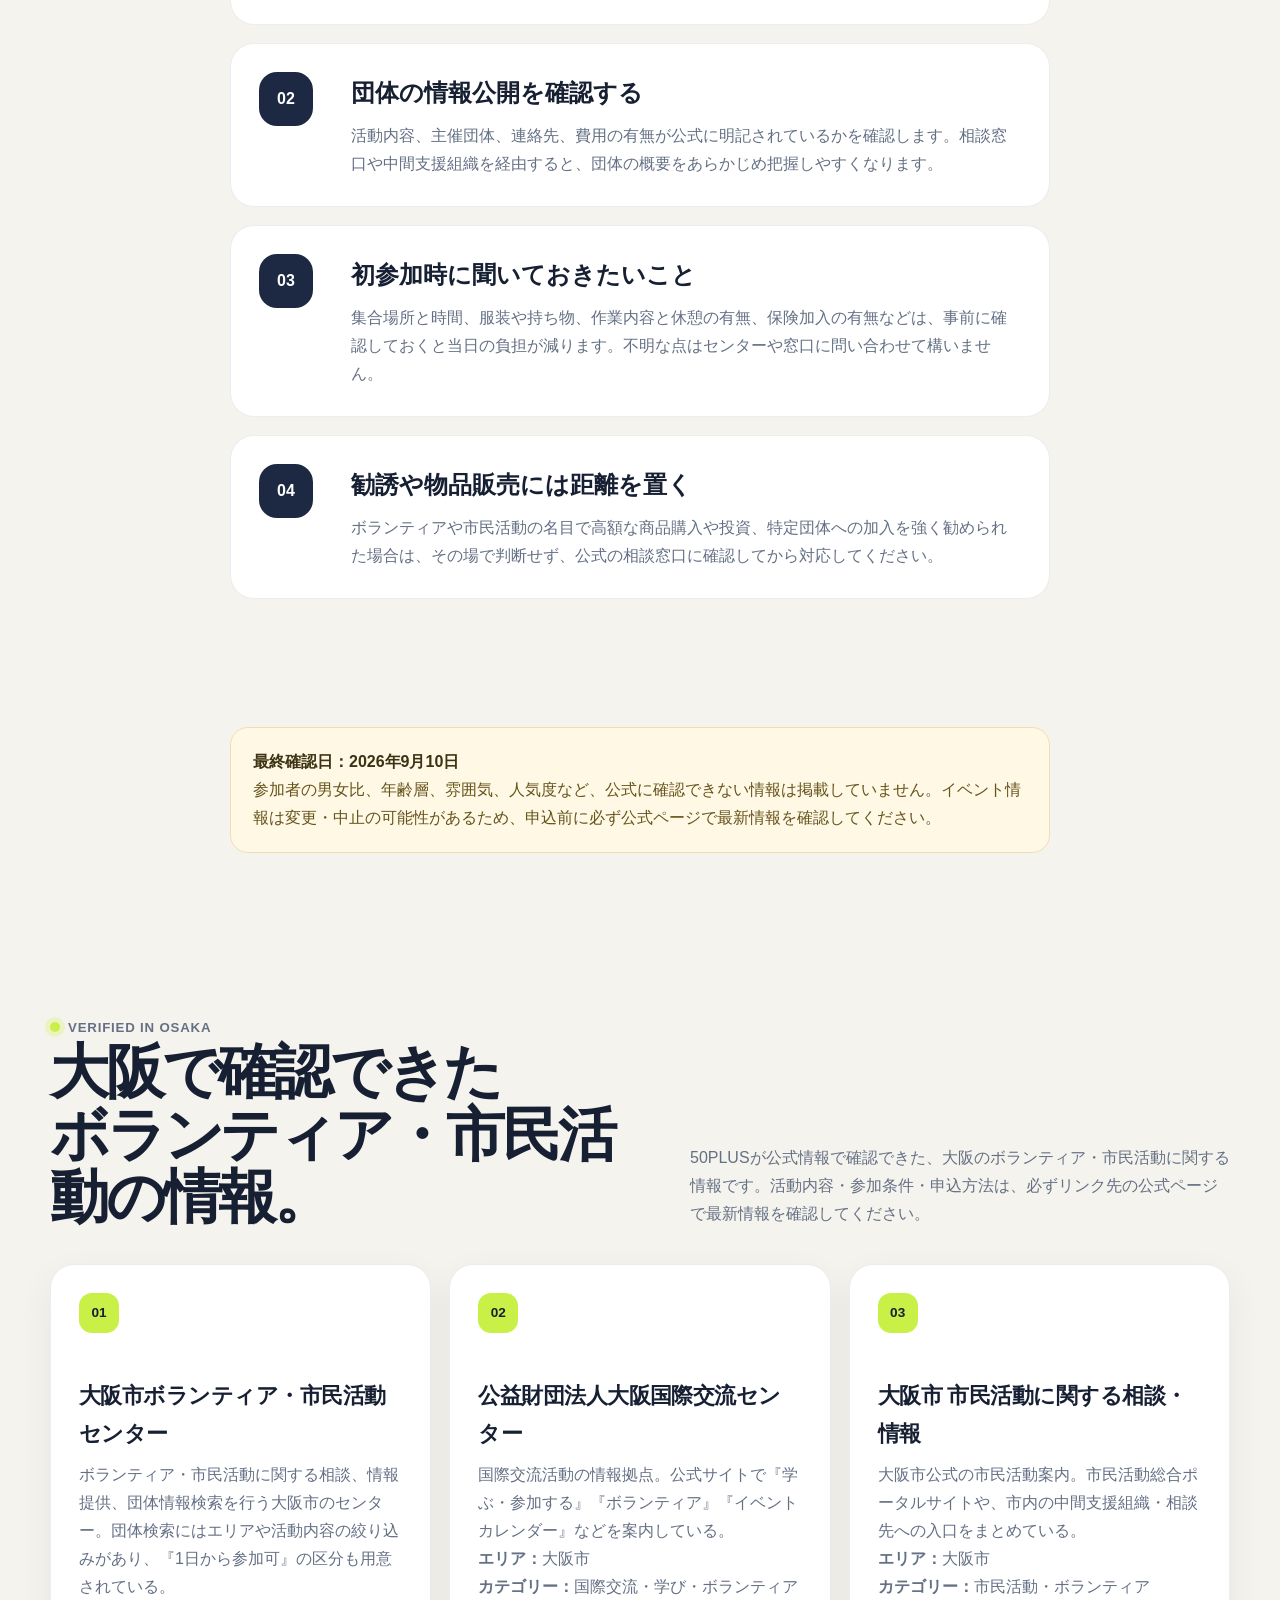
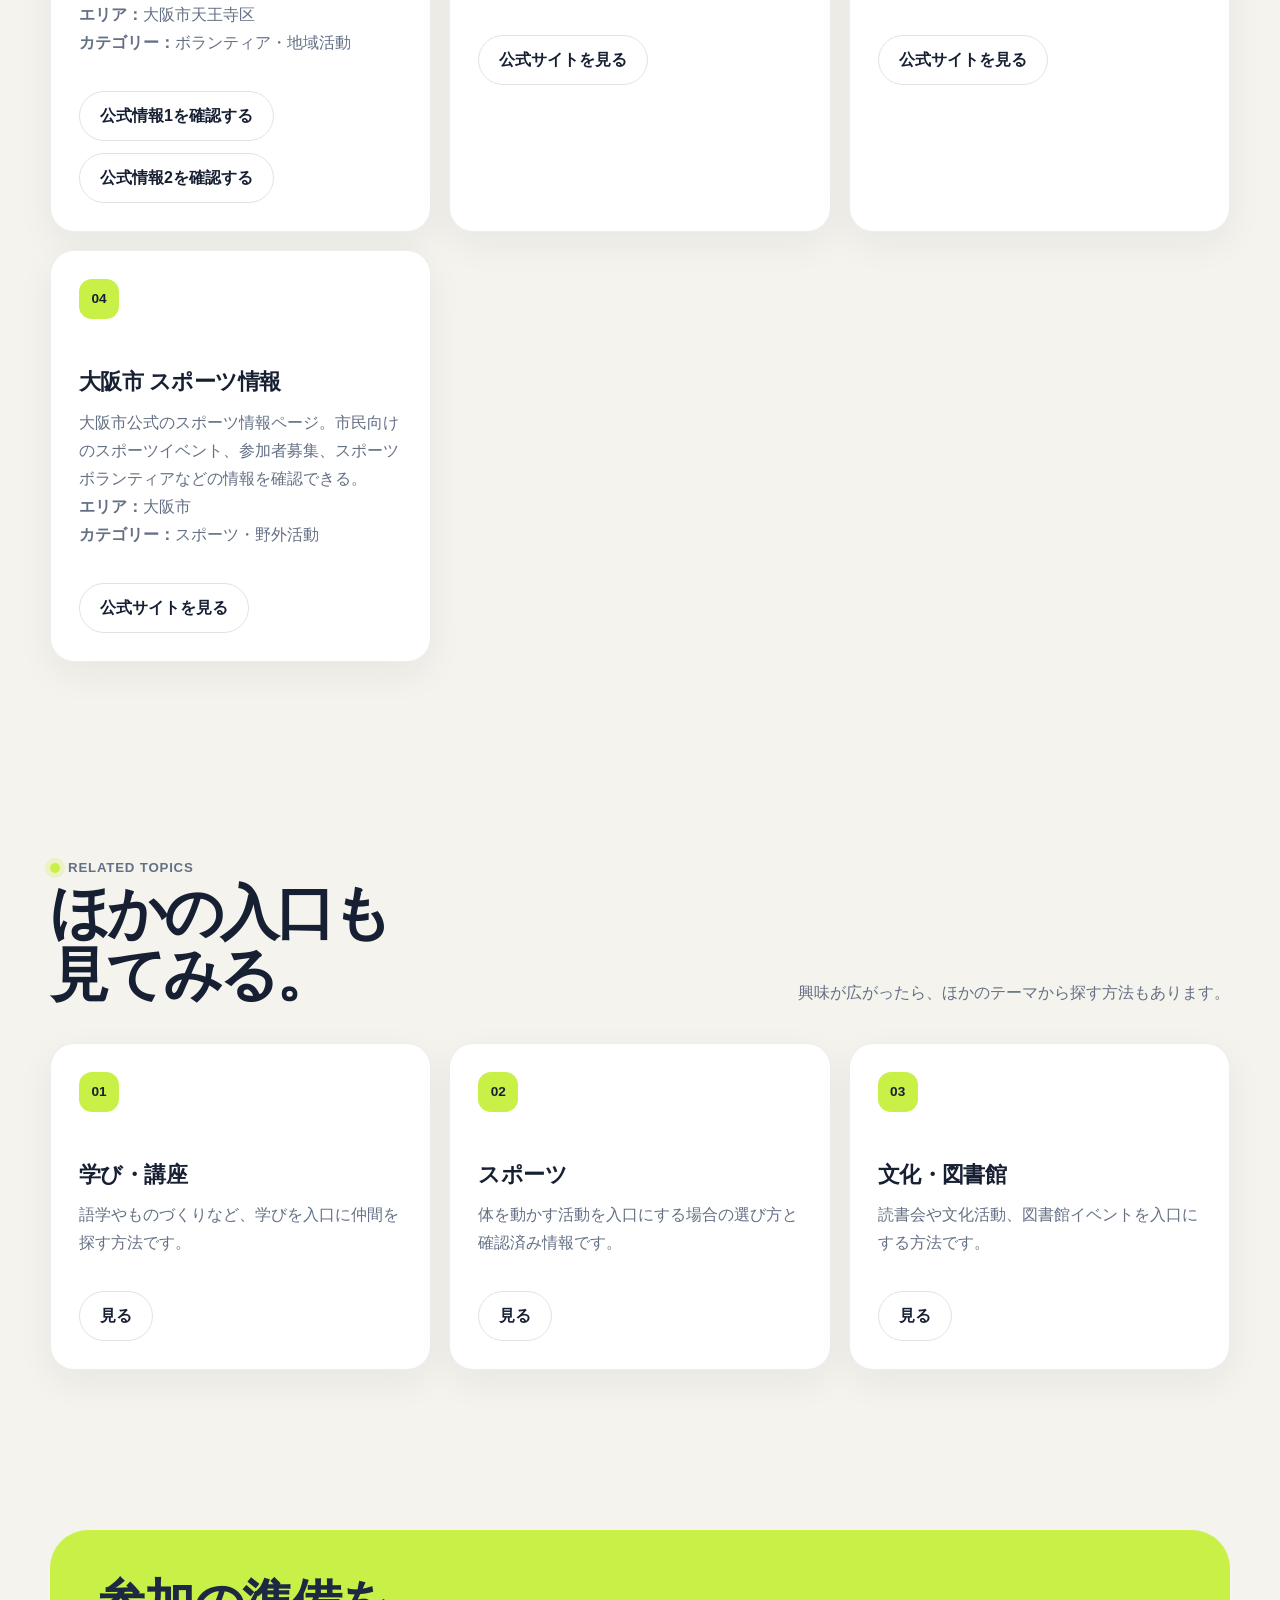
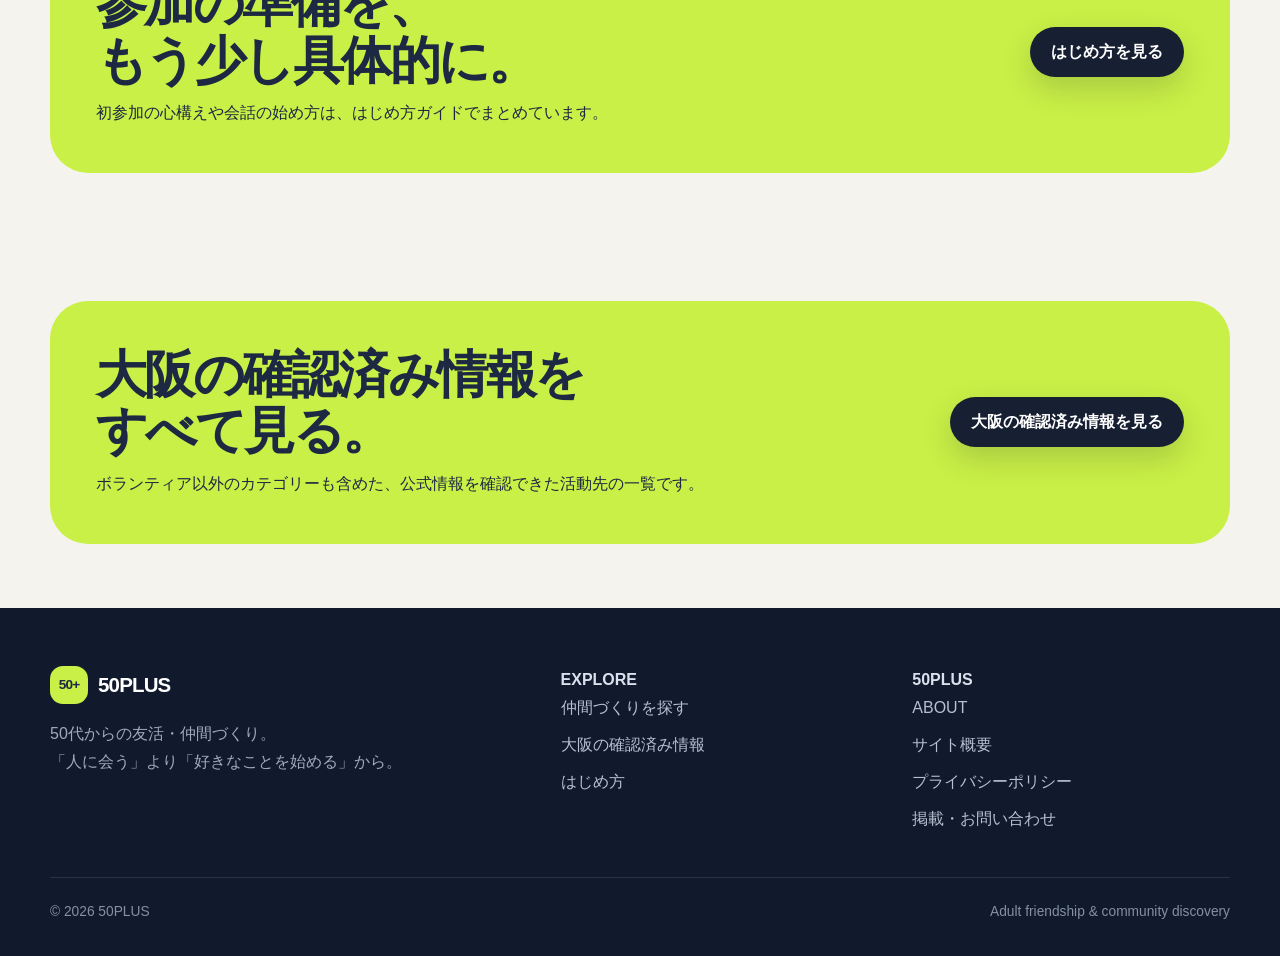
<file: volunteering.html>
<!doctype html>
<html lang="ja">
<head>
  <meta charset="utf-8">
  <meta name="viewport" content="width=device-width, initial-scale=1">
  <title>ボランティア・市民活動から仲間をつくる｜50PLUS</title>
  <meta name="description" content="大阪のボランティア・市民活動を通じて、50代から無理なく社会とつながる方法をまとめました。団体の選び方と確認済みの活動情報を掲載しています。">
  <meta name="theme-color" content="#172033">
  <link rel="icon" href="assets/favicon.svg" type="image/svg+xml">
  <meta property="og:type" content="website">
  <meta property="og:locale" content="ja_JP">
  <meta property="og:site_name" content="50PLUS">
  <meta property="og:title" content="ボランティア・市民活動から仲間をつくる｜50PLUS">
  <meta property="og:description" content="大阪のボランティア・市民活動を通じて、50代から無理なく社会とつながる方法をまとめました。">
  <meta property="og:url" content="https://oosaka0123-sudo.github.io/50plus/volunteering.html">
  <meta property="og:image" content="https://oosaka0123-sudo.github.io/50plus/assets/media/social/og-50plus.jpg">
  <meta property="og:image:type" content="image/jpeg">
  <meta property="og:image:width" content="1200">
  <meta property="og:image:height" content="630">
  <meta property="og:image:alt" content="50PLUS｜50代からの友活・仲間づくり">
  <meta name="twitter:card" content="summary_large_image">
  <meta name="twitter:image" content="https://oosaka0123-sudo.github.io/50plus/assets/media/social/og-50plus.jpg">
  <meta name="twitter:image:alt" content="50PLUS｜50代からの友活・仲間づくり">
  <link rel="canonical" href="https://oosaka0123-sudo.github.io/50plus/volunteering.html">
  <script type="application/ld+json">
{
  "@context": "https://schema.org",
  "@type": "BreadcrumbList",
  "itemListElement": [
    {"@type": "ListItem", "position": 1, "name": "HOME", "item": "https://oosaka0123-sudo.github.io/50plus/"},
    {"@type": "ListItem", "position": 2, "name": "仲間づくりを探す", "item": "https://oosaka0123-sudo.github.io/50plus/activities.html"},
    {"@type": "ListItem", "position": 3, "name": "ボランティア・市民活動", "item": "https://oosaka0123-sudo.github.io/50plus/volunteering.html"}
  ]
}
  </script>
  <link rel="stylesheet" href="assets/styles.css">
  <script defer src="assets/main.js"></script>
  <script defer src="assets/listings-filter.js"></script>
</head>
<body>
<a class="skip-link" href="#main">本文へ移動</a>
<header class="site-header"><div class="header-inner"><a class="brand" href="index.html"><span class="brand-mark">50+</span><span>50PLUS</span></a><button class="menu-button" type="button" aria-label="メニューを開閉" aria-expanded="false" aria-controls="site-nav" data-menu-button>☰</button><nav class="site-nav" id="site-nav" aria-label="メインナビゲーション" data-site-nav><a href="index.html">HOME</a><a href="activities.html">仲間づくりを探す</a><a href="listings.html">大阪の確認済み情報</a><a href="guides.html">はじめ方</a><a href="about.html">ABOUT</a><a class="nav-cta" href="contact.html">掲載・お問い合わせ</a></nav></div></header>
<main id="main">
  <section class="page-hero"><div class="container"><p class="eyebrow">Volunteering &amp; civic activity</p><h1>誰かの役に立つことから、<br>仲間ができることもある。</h1><p class="lead">地域活動や清掃、イベント支援など、同じ目的で動く場では自然な役割分担と会話が生まれます。ここでは団体選びの考え方と、大阪で確認できたボランティア・市民活動の情報をまとめます。</p></div></section>

  <section class="section-tight"><div class="narrow"><figure class="media-frame media-frame-wide reveal">
    <div class="media-visual"><img loading="eager" decoding="async" width="1280" height="731" src="assets/media/images/garden-volunteer-1280.webp" srcset="assets/media/images/garden-volunteer-640.webp 640w, assets/media/images/garden-volunteer-1280.webp 1280w" sizes="(max-width: 820px) 100vw, 820px" alt="花壇の手入れをする4人のボランティア"></div>
    <figcaption class="media-caption">写真はイメージです。特定の団体・活動・参加者を表すものではありません。</figcaption>
  </figure></div></section>

  <section class="section-tight"><div class="narrow"><div class="guide-stack">
    <article class="guide-card reveal"><div class="guide-index">01</div><div><h2>「1日から」と「継続」を区別して探す</h2><p>単発の活動支援から、継続的な団体登録まで、関わり方の幅は活動ごとに異なります。相談窓口や検索ページでは参加期間の区分が案内されていることが多いので、まず自分が無理なく続けられる関わり方を確認します。</p></div></article>
    <article class="guide-card reveal"><div class="guide-index">02</div><div><h2>団体の情報公開を確認する</h2><p>活動内容、主催団体、連絡先、費用の有無が公式に明記されているかを確認します。相談窓口や中間支援組織を経由すると、団体の概要をあらかじめ把握しやすくなります。</p></div></article>
    <article class="guide-card reveal"><div class="guide-index">03</div><div><h2>初参加時に聞いておきたいこと</h2><p>集合場所と時間、服装や持ち物、作業内容と休憩の有無、保険加入の有無などは、事前に確認しておくと当日の負担が減ります。不明な点はセンターや窓口に問い合わせて構いません。</p></div></article>
    <article class="guide-card reveal"><div class="guide-index">04</div><div><h2>勧誘や物品販売には距離を置く</h2><p>ボランティアや市民活動の名目で高額な商品購入や投資、特定団体への加入を強く勧められた場合は、その場で判断せず、公式の相談窓口に確認してから対応してください。</p></div></article>
  </div></div></section>

  <!-- TOPIC_VOLUNTEERING_GENERATED_START -->
  <section class="section-tight"><div class="narrow"><div class="notice"><strong>最終確認日：2026年9月10日</strong><br>参加者の男女比、年齢層、雰囲気、人気度など、公式に確認できない情報は掲載していません。イベント情報は変更・中止の可能性があるため、申込前に必ず公式ページで最新情報を確認してください。</div></div></section>

  <section class="section" data-listing-section="topic"><div class="container"><div class="section-heading reveal"><div><p class="eyebrow">Verified in Osaka</p><h2>大阪で確認できた<br>ボランティア・市民活動の情報。</h2></div><p>50PLUSが公式情報で確認できた、大阪のボランティア・市民活動に関する情報です。活動内容・参加条件・申込方法は、必ずリンク先の公式ページで最新情報を確認してください。</p></div><div class="card-grid">
    <article class="card reveal" data-listing-card data-kind="resource" data-category="ボランティア・地域活動"><span class="card-number">01</span><h3>大阪市ボランティア・市民活動センター</h3><p>ボランティア・市民活動に関する相談、情報提供、団体情報検索を行う大阪市のセンター。団体検索にはエリアや活動内容の絞り込みがあり、『1日から参加可』の区分も用意されている。</p><p><strong>エリア：</strong>大阪市天王寺区</p><p><strong>カテゴリー：</strong>ボランティア・地域活動</p><div class="hero-actions"><a class="button button-ghost" href="https://ocvac.osaka-sishakyo.jp/volunteer/" target="_blank" rel="noopener">公式情報1を確認する</a><a class="button button-ghost" href="https://ocvac.osaka-sishakyo.jp/volunteer/search/" target="_blank" rel="noopener">公式情報2を確認する</a></div></article>
    <article class="card reveal" data-listing-card data-kind="resource" data-category="国際交流・学び・ボランティア"><span class="card-number">02</span><h3>公益財団法人大阪国際交流センター</h3><p>国際交流活動の情報拠点。公式サイトで『学ぶ・参加する』『ボランティア』『イベントカレンダー』などを案内している。</p><p><strong>エリア：</strong>大阪市</p><p><strong>カテゴリー：</strong>国際交流・学び・ボランティア</p><div class="hero-actions"><a class="button button-ghost" href="https://www.ih-osaka.or.jp/" target="_blank" rel="noopener">公式サイトを見る</a></div></article>
    <article class="card reveal" data-listing-card data-kind="resource" data-category="市民活動・ボランティア"><span class="card-number">03</span><h3>大阪市 市民活動に関する相談・情報</h3><p>大阪市公式の市民活動案内。市民活動総合ポータルサイトや、市内の中間支援組織・相談先への入口をまとめている。</p><p><strong>エリア：</strong>大阪市</p><p><strong>カテゴリー：</strong>市民活動・ボランティア</p><div class="hero-actions"><a class="button button-ghost" href="https://www.city.osaka.lg.jp/shimin/page/0000497908.html" target="_blank" rel="noopener">公式サイトを見る</a></div></article>
    <article class="card reveal" data-listing-card data-kind="resource" data-category="スポーツ・野外活動"><span class="card-number">04</span><h3>大阪市 スポーツ情報</h3><p>大阪市公式のスポーツ情報ページ。市民向けのスポーツイベント、参加者募集、スポーツボランティアなどの情報を確認できる。</p><p><strong>エリア：</strong>大阪市</p><p><strong>カテゴリー：</strong>スポーツ・野外活動</p><div class="hero-actions"><a class="button button-ghost" href="https://www.city.osaka.lg.jp/event/category/3030-2-0-0-0-0-0-0-0-0.html" target="_blank" rel="noopener">公式サイトを見る</a></div></article>
  </div></div></section>
  <!-- TOPIC_VOLUNTEERING_GENERATED_END -->

  <section class="section"><div class="container"><div class="section-heading reveal"><div><p class="eyebrow">Related topics</p><h2>ほかの入口も<br>見てみる。</h2></div><p>興味が広がったら、ほかのテーマから探す方法もあります。</p></div><div class="card-grid">
    <article class="card reveal"><span class="card-number">01</span><h3>学び・講座</h3><p>語学やものづくりなど、学びを入口に仲間を探す方法です。</p><div class="hero-actions"><a class="button button-ghost" href="learning.html">見る</a></div></article>
    <article class="card reveal"><span class="card-number">02</span><h3>スポーツ</h3><p>体を動かす活動を入口にする場合の選び方と確認済み情報です。</p><div class="hero-actions"><a class="button button-ghost" href="sports.html">見る</a></div></article>
    <article class="card reveal"><span class="card-number">03</span><h3>文化・図書館</h3><p>読書会や文化活動、図書館イベントを入口にする方法です。</p><div class="hero-actions"><a class="button button-ghost" href="culture-library.html">見る</a></div></article>
  </div></div></section>

  <section class="section-tight"><div class="container"><div class="cta-band reveal"><div><h2>参加の準備を、<br>もう少し具体的に。</h2><p>初参加の心構えや会話の始め方は、はじめ方ガイドでまとめています。</p></div><a class="button button-primary" href="guides.html">はじめ方を見る</a></div></div></section>

  <section class="section-tight"><div class="container"><div class="cta-band reveal"><div><h2>大阪の確認済み情報を<br>すべて見る。</h2><p>ボランティア以外のカテゴリーも含めた、公式情報を確認できた活動先の一覧です。</p></div><a class="button button-primary" href="listings.html">大阪の確認済み情報を見る</a></div></div></section>
</main>
<footer class="site-footer"><div class="container"><div class="footer-grid"><div><a class="brand" href="index.html"><span class="brand-mark">50+</span><span>50PLUS</span></a><p>50代からの友活・仲間づくり。<br>「人に会う」より「好きなことを始める」から。</p></div><div><strong>EXPLORE</strong><div class="footer-links"><a href="activities.html">仲間づくりを探す</a><a href="listings.html">大阪の確認済み情報</a><a href="guides.html">はじめ方</a></div></div><div><strong>50PLUS</strong><div class="footer-links"><a href="about.html">ABOUT</a><a href="site-info.html">サイト概要</a><a href="privacy-policy.html">プライバシーポリシー</a><a href="contact.html">掲載・お問い合わせ</a></div></div></div><div class="footer-bottom"><span>© <span data-current-year></span> 50PLUS</span><span>Adult friendship & community discovery</span></div></div></footer>
</body>
</html>
</file>
<file: assets/styles.css>
:root {
  --ink: #172033;
  --muted: #647084;
  --paper: #f5f3ed;
  --surface: #ffffff;
  --line: #dfe3e8;
  --accent: #c9f046;
  --accent-strong: #a9d827;
  --warm: #ff805f;
  --navy: #1d2942;
  --radius-sm: 14px;
  --radius-md: 24px;
  --radius-lg: 38px;
  --shadow: 0 18px 50px rgba(23, 32, 51, 0.10);
  --max: 1180px;
}

* { box-sizing: border-box; }

html { scroll-behavior: smooth; }

body {
  margin: 0;
  color: var(--ink);
  background: var(--paper);
  font-family: -apple-system, BlinkMacSystemFont, "Segoe UI", "Noto Sans JP", "Hiragino Kaku Gothic ProN", Meiryo, sans-serif;
  line-height: 1.75;
  -webkit-font-smoothing: antialiased;
}

a { color: inherit; text-decoration: none; }
a:hover { text-decoration: none; }
img { max-width: 100%; display: block; }
button, input, textarea, select { font: inherit; }

.skip-link {
  position: fixed;
  top: 8px;
  left: 8px;
  z-index: 9999;
  padding: 10px 14px;
  background: var(--ink);
  color: #fff;
  border-radius: 8px;
  transform: translateY(-160%);
}
.skip-link:focus { transform: translateY(0); }

.site-header {
  position: sticky;
  top: 0;
  z-index: 100;
  backdrop-filter: blur(18px);
  background: rgba(245, 243, 237, 0.88);
  border-bottom: 1px solid rgba(23, 32, 51, 0.08);
}

.header-inner {
  width: min(calc(100% - 32px), var(--max));
  min-height: 74px;
  margin: 0 auto;
  display: flex;
  align-items: center;
  justify-content: space-between;
  gap: 24px;
}

.brand {
  display: inline-flex;
  align-items: center;
  gap: 10px;
  font-weight: 900;
  letter-spacing: -0.04em;
  font-size: 1.28rem;
}

.brand-mark {
  display: grid;
  place-items: center;
  width: 38px;
  height: 38px;
  border-radius: 13px;
  background: var(--accent);
  color: var(--navy);
  font-size: 0.85rem;
  font-weight: 900;
}

.site-nav { display: flex; align-items: center; gap: 4px; }
.site-nav a {
  padding: 10px 13px;
  border-radius: 999px;
  color: var(--muted);
  font-size: 0.94rem;
  font-weight: 700;
}
.site-nav a:hover,
.site-nav a[aria-current="page"] {
  color: var(--ink);
  background: rgba(255, 255, 255, 0.82);
}

.nav-cta {
  background: var(--ink) !important;
  color: #fff !important;
  margin-left: 4px;
}

.menu-button {
  display: none;
  width: 44px;
  height: 44px;
  border: 0;
  border-radius: 14px;
  background: #fff;
  color: var(--ink);
  cursor: pointer;
  box-shadow: 0 8px 20px rgba(23, 32, 51, 0.06);
}

main { overflow: hidden; }
.container { width: min(calc(100% - 32px), var(--max)); margin: 0 auto; }
.narrow { width: min(calc(100% - 32px), 820px); margin: 0 auto; }

.hero {
  position: relative;
  padding: 80px 0 64px;
}

.hero-grid {
  display: grid;
  grid-template-columns: minmax(0, 1.14fr) minmax(320px, 0.86fr);
  gap: 58px;
  align-items: center;
}

.eyebrow {
  display: inline-flex;
  align-items: center;
  gap: 8px;
  margin: 0 0 18px;
  color: var(--navy);
  font-weight: 900;
  font-size: 0.83rem;
  letter-spacing: 0.06em;
  text-transform: uppercase;
}

.eyebrow::before {
  content: "";
  width: 10px;
  height: 10px;
  border-radius: 999px;
  background: var(--accent);
  box-shadow: 0 0 0 5px rgba(201, 240, 70, 0.24);
}

.hero h1,
.page-hero h1 {
  margin: 0;
  font-size: clamp(2.7rem, 7vw, 6rem);
  line-height: 0.98;
  letter-spacing: -0.07em;
}

.hero h1 .accent { position: relative; white-space: nowrap; }
.hero h1 .accent::after {
  content: "";
  position: absolute;
  left: 0;
  right: 0;
  bottom: 0.04em;
  height: 0.18em;
  z-index: -1;
  background: var(--accent);
  border-radius: 99px;
  transform: rotate(-1deg);
}

.lead {
  margin: 28px 0 0;
  max-width: 700px;
  color: var(--muted);
  font-size: clamp(1.05rem, 2vw, 1.24rem);
  line-height: 1.9;
}

.hero-actions { display: flex; gap: 12px; flex-wrap: wrap; margin-top: 34px; }
.button {
  display: inline-flex;
  align-items: center;
  justify-content: center;
  gap: 8px;
  min-height: 50px;
  padding: 0 20px;
  border-radius: 999px;
  border: 1px solid transparent;
  font-weight: 800;
  transition: transform .18s ease, box-shadow .18s ease, background .18s ease;
}
.button:hover { transform: translateY(-2px); }
.button-primary { background: var(--ink); color: #fff; box-shadow: 0 12px 30px rgba(23, 32, 51, 0.18); }
.button-accent { background: var(--accent); color: var(--navy); }
.button-ghost { background: rgba(255,255,255,.8); border-color: var(--line); }

.hero-media-section {
  position: relative;
  overflow: hidden;
  min-height: 620px;
  display: flex;
  align-items: center;
}
.hero-media {
  position: absolute;
  inset: 0;
  z-index: 0;
  background: var(--navy);
}
.hero-media video,
.hero-media img.hero-still {
  position: absolute;
  inset: 0;
  width: 100%;
  height: 100%;
  object-fit: cover;
  object-position: 50% 32%;
}
.hero-media video {
  opacity: 0;
  transition: opacity .7s ease;
}
.hero-media.hero-video-active video { opacity: 1; }
.hero-media.hero-video-active img.hero-still { opacity: 0; }
.hero-media-scrim {
  position: absolute;
  inset: 0;
  background: linear-gradient(100deg, rgba(12,17,28,.92) 0%, rgba(12,17,28,.76) 40%, rgba(12,17,28,.4) 70%, rgba(12,17,28,.16) 100%);
}
.hero-media-section .hero-grid {
  position: relative;
  z-index: 1;
  grid-template-columns: 1fr;
}
.hero-media-section .hero-copy { max-width: 720px; color: #fff; }
.hero-media-section .eyebrow { color: var(--accent); }
.hero-media-section .lead { color: rgba(255, 255, 255, 0.86); }
.hero-media-section h1 { color: #fff; }
.hero-media-caption {
  position: relative;
  z-index: 1;
  margin: 14px 0 0;
  font-size: .78rem;
  color: rgba(255, 255, 255, 0.55);
}

.stats-strip {
  margin: 18px 0 0;
  padding: 18px 0;
  border-top: 1px solid rgba(23, 32, 51, 0.11);
  border-bottom: 1px solid rgba(23, 32, 51, 0.11);
}
.stats-grid { display: grid; grid-template-columns: repeat(3, 1fr); }
.stat { padding: 10px 24px; border-right: 1px solid rgba(23, 32, 51, 0.11); }
.stat:first-child { padding-left: 0; }
.stat:last-child { border-right: 0; }
.stat strong { display: block; font-size: 1.1rem; }
.stat span { display: block; margin-top: 4px; color: var(--muted); font-size: .9rem; }

.section { padding: 96px 0; }
.section-tight { padding: 64px 0; }
.section-dark { background: var(--navy); color: #fff; }
.section-accent { background: var(--accent); }

.section-heading {
  display: flex;
  align-items: end;
  justify-content: space-between;
  gap: 30px;
  margin-bottom: 36px;
}
.section-heading h2 {
  margin: 0;
  font-size: clamp(2rem, 4.6vw, 4.2rem);
  line-height: 1.06;
  letter-spacing: -0.055em;
}
.section-heading p { max-width: 540px; margin: 0; color: var(--muted); }
.section-dark .section-heading p { color: #cbd3df; }

.card-grid { display: grid; grid-template-columns: repeat(3, 1fr); gap: 18px; }
.card {
  min-height: 260px;
  padding: 28px;
  border-radius: var(--radius-md);
  background: var(--surface);
  border: 1px solid rgba(23,32,51,.08);
  box-shadow: 0 12px 36px rgba(23, 32, 51, 0.06);
}
.card-number {
  display: inline-grid;
  place-items: center;
  width: 40px;
  height: 40px;
  border-radius: 13px;
  background: var(--accent);
  font-size: .85rem;
  font-weight: 900;
}
.card h3 { margin: 44px 0 8px; font-size: 1.35rem; letter-spacing: -.025em; }
.card p { margin: 0; color: var(--muted); }

.category-grid { display: grid; grid-template-columns: repeat(4, 1fr); gap: 14px; }
.category {
  position: relative;
  min-height: 180px;
  padding: 22px;
  overflow: hidden;
  border-radius: 22px;
  background: #fff;
  border: 1px solid rgba(23,32,51,.08);
  transition: transform .18s ease, box-shadow .18s ease;
}
.category:hover { transform: translateY(-4px); box-shadow: var(--shadow); }
.category-icon { font-size: 2rem; }
.category h3 { margin: 26px 0 4px; font-size: 1.1rem; }
.category p { margin: 0; color: var(--muted); font-size: .9rem; }

.check-list { list-style: none; margin: 0; padding: 0; display: grid; gap: 13px; }
.check-list li { position: relative; padding-left: 32px; }
.check-list li::before {
  content: "✓";
  position: absolute;
  left: 0;
  top: 0.15em;
  display: grid;
  place-items: center;
  width: 22px;
  height: 22px;
  border-radius: 50%;
  background: var(--accent);
  color: var(--navy);
  font-weight: 900;
  font-size: .78rem;
}

.split {
  display: grid;
  grid-template-columns: 1fr 1fr;
  gap: 48px;
  align-items: start;
}
.panel {
  padding: 34px;
  border-radius: var(--radius-md);
  background: #fff;
  border: 1px solid rgba(23,32,51,.08);
}
.panel h2, .panel h3 { margin-top: 0; letter-spacing: -.035em; }

.notice {
  padding: 20px 22px;
  border-radius: 18px;
  background: #fff8e5;
  border: 1px solid #f0dfae;
  color: #66531b;
}
.notice strong { color: #3d3213; }

.contact-panel { box-shadow: var(--shadow); }
.contact-panel h2 { margin-bottom: 8px; font-size: clamp(1.8rem, 4vw, 2.7rem); }
.form-intro { margin: 0 0 28px; color: var(--muted); }
.contact-form { display: grid; gap: 22px; }
.form-row { display: grid; grid-template-columns: 1fr 1fr; gap: 18px; }
.form-field { display: grid; gap: 8px; }
.form-field label { font-weight: 800; }
.form-field input,
.form-field select,
.form-field textarea {
  width: 100%;
  min-height: 52px;
  padding: 12px 14px;
  color: var(--ink);
  background: #fff;
  border: 1px solid #b9c1cc;
  border-radius: 12px;
  outline: 0;
}
.form-field textarea { min-height: 180px; resize: vertical; }
.form-field input:focus,
.form-field select:focus,
.form-field textarea:focus {
  border-color: var(--ink);
  box-shadow: 0 0 0 3px rgba(201, 240, 70, .55);
}
.required-mark,
.optional-mark {
  display: inline-block;
  margin-left: 4px;
  padding: 2px 7px;
  border-radius: 999px;
  font-size: .72rem;
  line-height: 1.4;
  vertical-align: .12em;
}
.required-mark { color: #fff; background: var(--navy); }
.optional-mark { color: var(--muted); background: #edf0f4; }
.field-help,
.form-note { margin: 0; color: var(--muted); font-size: .86rem; }
.consent-field { display: flex; align-items: flex-start; gap: 11px; cursor: pointer; }
.consent-field input { width: 20px; height: 20px; margin-top: .2em; flex: 0 0 auto; accent-color: var(--navy); }
.consent-field a { text-decoration: underline; text-underline-offset: 3px; }
.submit-button { width: 100%; border: 0; cursor: pointer; }
.form-success {
  display: grid;
  gap: 4px;
  margin-bottom: 22px;
  padding: 20px 22px;
  border: 1px solid #9cc737;
  border-radius: 18px;
  background: #f2ffd0;
  color: #24320f;
}
.form-success[hidden] { display: none; }
.honeypot { position: absolute !important; left: -9999px !important; width: 1px !important; height: 1px !important; }

.page-hero { padding: 78px 0 56px; }
.page-hero h1 { max-width: 900px; font-size: clamp(2.8rem, 7vw, 5.8rem); }
.page-hero .lead { max-width: 800px; }

.filter-chips { display: flex; flex-wrap: wrap; gap: 8px; margin: 26px 0 0; }
.chip {
  padding: 9px 14px;
  border-radius: 999px;
  background: #fff;
  border: 1px solid var(--line);
  color: var(--muted);
  font-size: .9rem;
  font-weight: 700;
}

.guide-stack { display: grid; gap: 18px; }
.guide-card {
  display: grid;
  grid-template-columns: 72px 1fr;
  gap: 20px;
  padding: 28px;
  border-radius: var(--radius-md);
  background: #fff;
  border: 1px solid rgba(23,32,51,.08);
}
.guide-index {
  width: 54px;
  height: 54px;
  display: grid;
  place-items: center;
  border-radius: 18px;
  background: var(--navy);
  color: #fff;
  font-weight: 900;
}
.guide-card h2, .guide-card h3 { margin: 0 0 8px; }
.guide-card p { margin: 0; color: var(--muted); }

.cta-band {
  padding: 46px;
  border-radius: var(--radius-lg);
  background: var(--accent);
  color: var(--navy);
  display: flex;
  justify-content: space-between;
  gap: 30px;
  align-items: center;
}
.cta-band h2 { margin: 0; font-size: clamp(1.8rem, 4vw, 3.4rem); line-height: 1.1; letter-spacing: -.05em; }
.cta-band p { margin: 10px 0 0; max-width: 620px; }

.site-footer { padding: 58px 0 32px; background: #111a2c; color: #dbe1ec; }
.footer-grid { display: grid; grid-template-columns: 1.5fr 1fr 1fr; gap: 34px; }
.site-footer .brand { color: #fff; }
.site-footer p { color: #9fa9ba; }
.footer-links { display: grid; gap: 9px; }
.footer-links a { color: #b7c0cf; }
.footer-links a:hover { color: #fff; }
.footer-bottom {
  margin-top: 44px;
  padding-top: 22px;
  border-top: 1px solid rgba(255,255,255,.1);
  display: flex;
  justify-content: space-between;
  gap: 16px;
  color: #8490a4;
  font-size: .86rem;
}

.media-frame { margin: 0; }
.media-visual {
  position: relative;
  border-radius: var(--radius-lg);
  overflow: hidden;
  box-shadow: var(--shadow);
  background: var(--navy);
}
.media-visual img,
.media-visual video { width: 100%; height: 100%; object-fit: cover; display: block; }
.media-frame-wide .media-visual { aspect-ratio: 16 / 9; }
.media-caption {
  margin: 12px 2px 0;
  font-size: .82rem;
  color: var(--muted);
}

.gallery-grid { display: grid; grid-template-columns: repeat(3, 1fr); gap: 14px; }
.gallery-item {
  position: relative;
  display: block;
  border-radius: var(--radius-md);
  overflow: hidden;
  aspect-ratio: 4 / 3;
  box-shadow: 0 12px 30px rgba(23, 32, 51, 0.1);
}
.gallery-item img {
  width: 100%;
  height: 100%;
  object-fit: cover;
  transition: transform .3s ease;
}
.gallery-item:hover img { transform: scale(1.04); }
.gallery-item span {
  position: absolute;
  left: 0;
  right: 0;
  bottom: 0;
  padding: 14px 16px;
  background: linear-gradient(0deg, rgba(12, 17, 28, 0.82), rgba(12, 17, 28, 0));
  color: #fff;
  font-weight: 800;
  font-size: .95rem;
}

.reveal { opacity: 0; transform: translateY(16px); transition: opacity .6s ease, transform .6s ease; }
.reveal.is-visible { opacity: 1; transform: translateY(0); }

@media (prefers-reduced-motion: reduce) {
  *, *::before, *::after { scroll-behavior: auto !important; transition: none !important; animation: none !important; }
  .reveal { opacity: 1; transform: none; }
  .hero-media video { display: none !important; }
  .hero-media img.hero-still { opacity: 1 !important; }
}

@media (max-width: 920px) {
  .menu-button { display: inline-grid; place-items: center; }
  .site-nav {
    position: absolute;
    top: calc(100% + 8px);
    left: 16px;
    right: 16px;
    padding: 10px;
    flex-direction: column;
    align-items: stretch;
    border-radius: 20px;
    background: #fff;
    box-shadow: var(--shadow);
    opacity: 0;
    transform: translateY(-8px);
    pointer-events: none;
    transition: opacity .18s ease, transform .18s ease;
  }
  .site-nav.is-open { opacity: 1; transform: translateY(0); pointer-events: auto; }
  .site-nav a { padding: 12px 14px; }
  .nav-cta { margin: 4px 0 0; text-align: center; }
  .hero-grid, .split { grid-template-columns: 1fr; }
  .hero-media-section { min-height: 520px; }
  .hero { padding-top: 56px; }
  .card-grid { grid-template-columns: 1fr; }
  .category-grid { grid-template-columns: repeat(2, 1fr); }
  .gallery-grid { grid-template-columns: repeat(2, 1fr); }
  .section-heading { align-items: start; flex-direction: column; }
  .footer-grid { grid-template-columns: 1fr 1fr; }
  .footer-grid > :first-child { grid-column: 1 / -1; }
}

@media (max-width: 620px) {
  .header-inner { width: min(calc(100% - 24px), var(--max)); min-height: 66px; }
  .container, .narrow { width: min(calc(100% - 24px), var(--max)); }
  .hero { padding: 42px 0 48px; }
  .hero-grid { gap: 26px; }
  .hero h1, .page-hero h1 { letter-spacing: -0.055em; }
  .hero-media-section { min-height: 480px; }
  .hero-media-scrim { background: linear-gradient(180deg, rgba(12,17,28,.5) 0%, rgba(12,17,28,.88) 78%); }
  .stats-grid { grid-template-columns: 1fr; }
  .stat { padding: 14px 0; border-right: 0; border-bottom: 1px solid rgba(23,32,51,.11); }
  .stat:last-child { border-bottom: 0; }
  .section { padding: 68px 0; }
  .section-tight { padding: 48px 0; }
  .category-grid { grid-template-columns: 1fr; }
  .category { min-height: 150px; }
  .gallery-grid { grid-template-columns: 1fr; }
  .panel, .card { padding: 24px; }
  .form-row { grid-template-columns: 1fr; }
  .guide-card { grid-template-columns: 1fr; }
  .cta-band { padding: 30px 24px; flex-direction: column; align-items: flex-start; }
  .footer-grid { grid-template-columns: 1fr; }
  .footer-grid > :first-child { grid-column: auto; }
  .footer-bottom { flex-direction: column; }
}
</file>
<file: assets/listings.css>
.listings-tools {
  padding-top: 0;
}

.listing-filter-panel {
  display: grid;
  grid-template-columns: minmax(0, 0.9fr) minmax(320px, 1.1fr);
  gap: 32px;
  align-items: end;
  padding: 30px;
  border: 1px solid var(--line);
  border-radius: var(--radius-md);
  background: rgba(255, 255, 255, 0.82);
  box-shadow: var(--shadow);
}

.listing-filter-copy h2 {
  margin: 0;
  font-size: clamp(1.8rem, 4vw, 3rem);
  line-height: 1.1;
  letter-spacing: -0.05em;
}

.listing-filter-copy p:last-child {
  margin: 14px 0 0;
  color: var(--muted);
}

.listing-filter-controls {
  display: grid;
  gap: 14px;
}

.listing-search-label {
  font-weight: 800;
}

.listing-search-input {
  width: 100%;
  min-height: 52px;
  padding: 0 16px;
  border: 1px solid var(--line);
  border-radius: 16px;
  background: #fff;
  color: var(--ink);
  outline: none;
}

.listing-search-input:focus {
  border-color: var(--ink);
  box-shadow: 0 0 0 4px rgba(23, 32, 51, 0.08);
}

.listing-kind-filter {
  display: flex;
  gap: 8px;
  flex-wrap: wrap;
}

.listing-filter-button {
  min-height: 42px;
  padding: 0 15px;
  border: 1px solid var(--line);
  border-radius: 999px;
  background: #fff;
  color: var(--muted);
  font-weight: 800;
  cursor: pointer;
}

.listing-filter-button:hover,
.listing-filter-button:focus-visible {
  color: var(--ink);
  border-color: var(--ink);
}

.listing-filter-button.is-active {
  background: var(--ink);
  color: #fff;
  border-color: var(--ink);
}

.listing-result-count,
.listing-empty {
  margin: 0;
  font-weight: 700;
}

.listing-result-count {
  color: var(--muted);
}

.listing-empty {
  padding: 14px 16px;
  border-radius: 14px;
  background: rgba(255, 128, 95, 0.12);
  color: var(--ink);
}

[data-listing-card][hidden],
[data-listing-section][hidden],
[data-listing-empty][hidden] {
  display: none !important;
}

@media (max-width: 760px) {
  .listing-filter-panel {
    grid-template-columns: 1fr;
    gap: 24px;
    padding: 22px;
  }

  .listing-filter-button {
    flex: 1 1 auto;
  }
}
</file>
